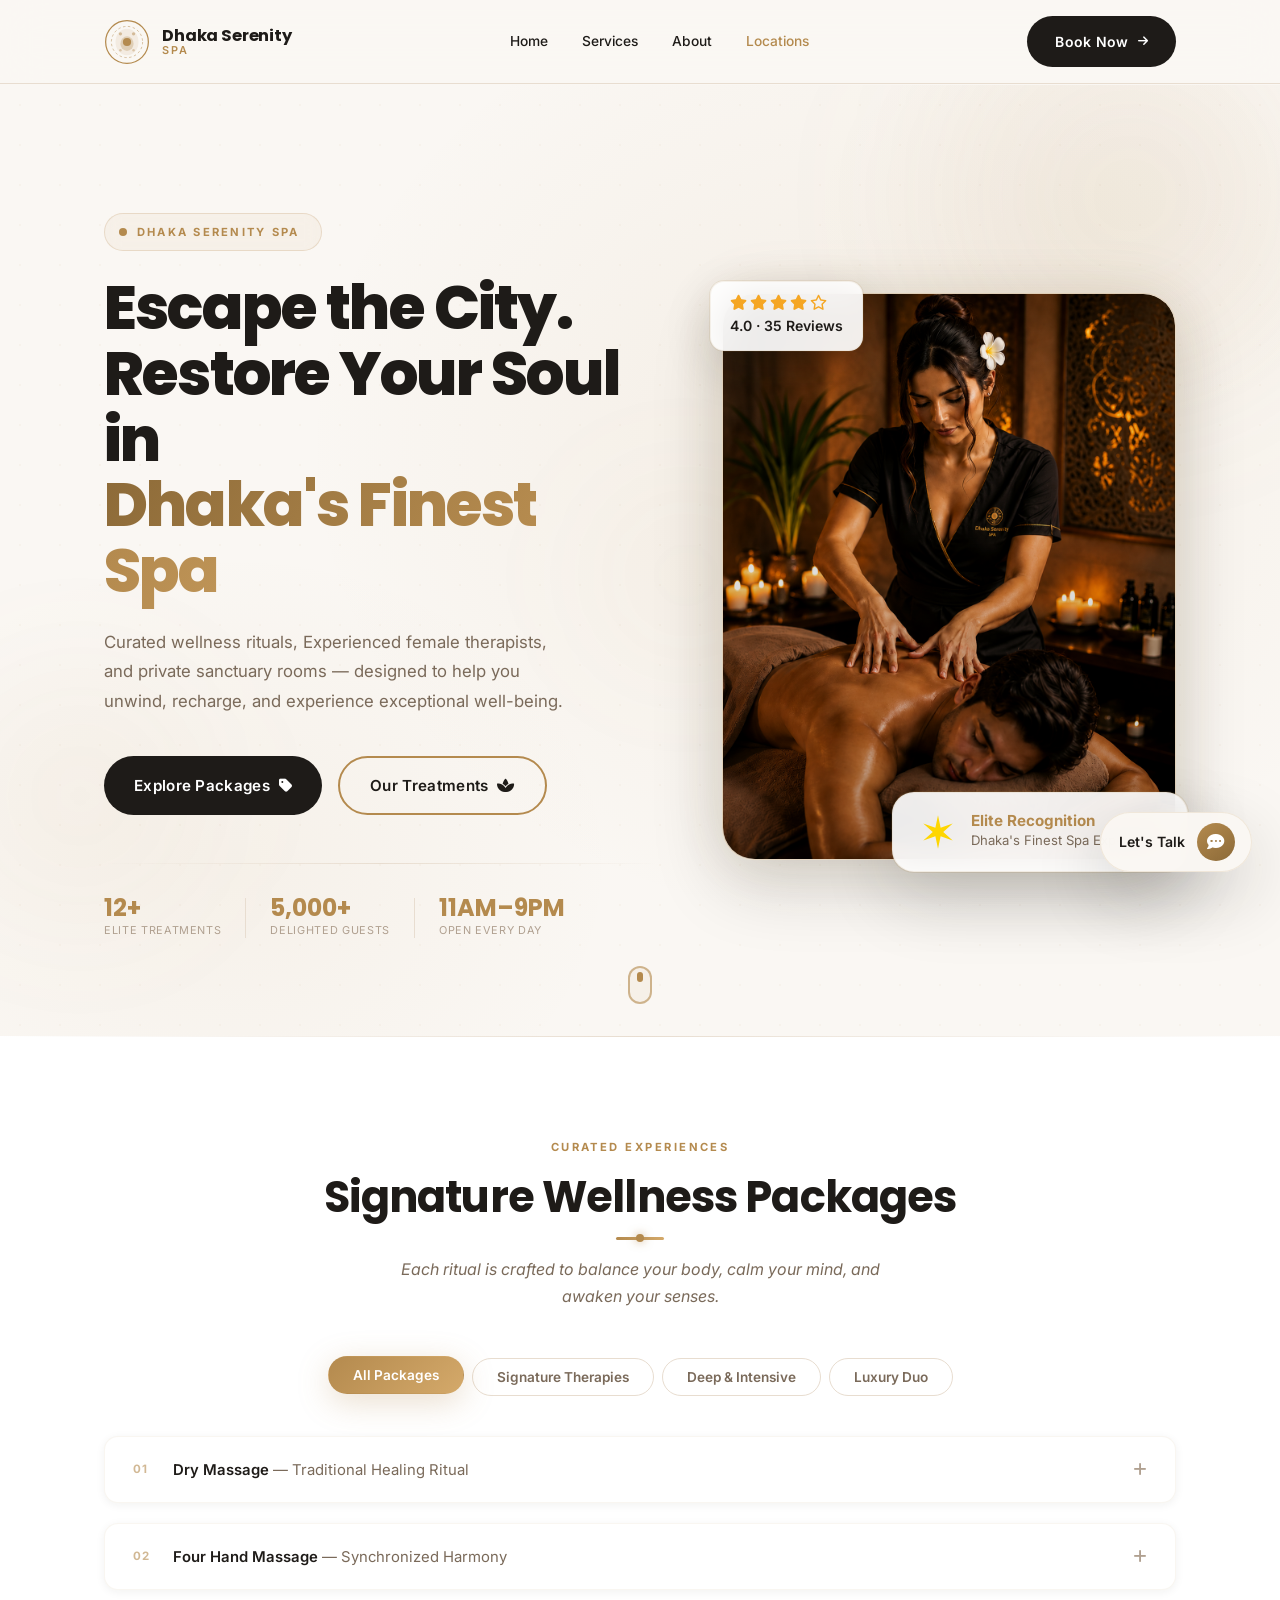
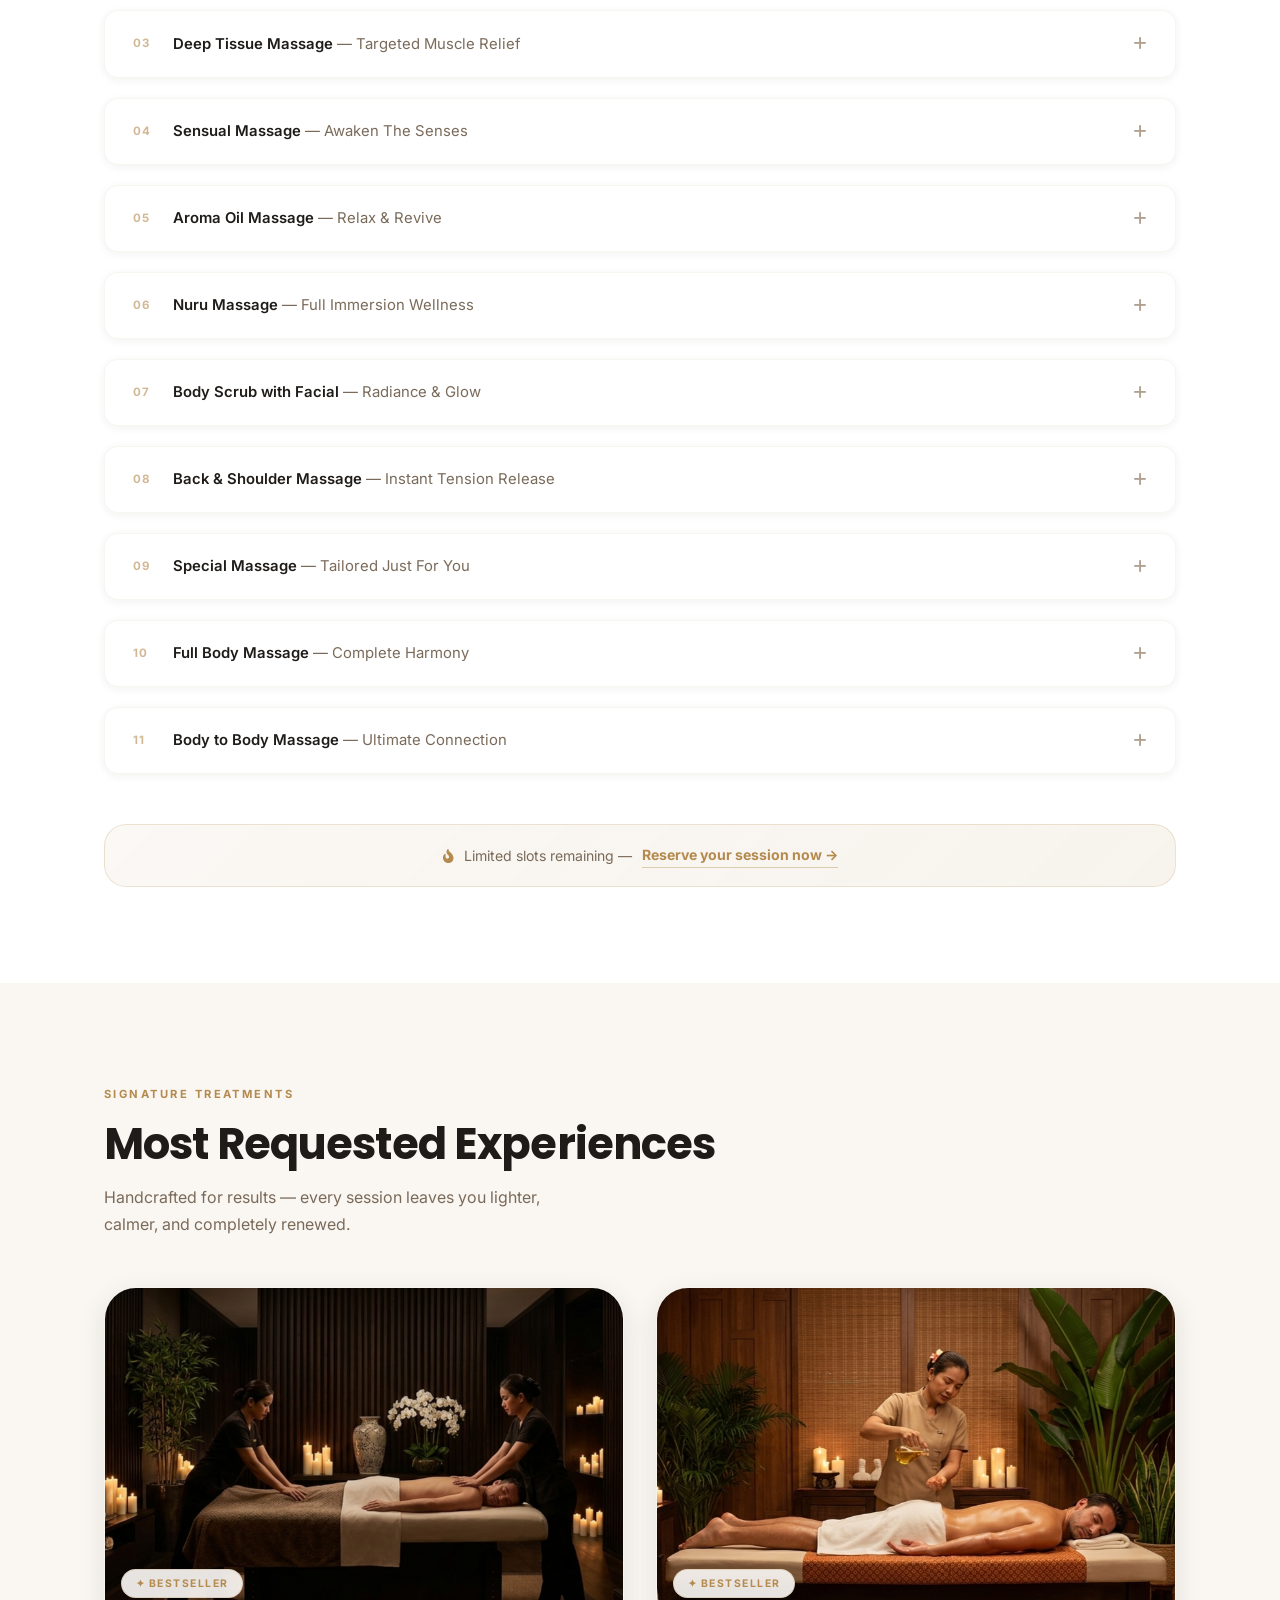
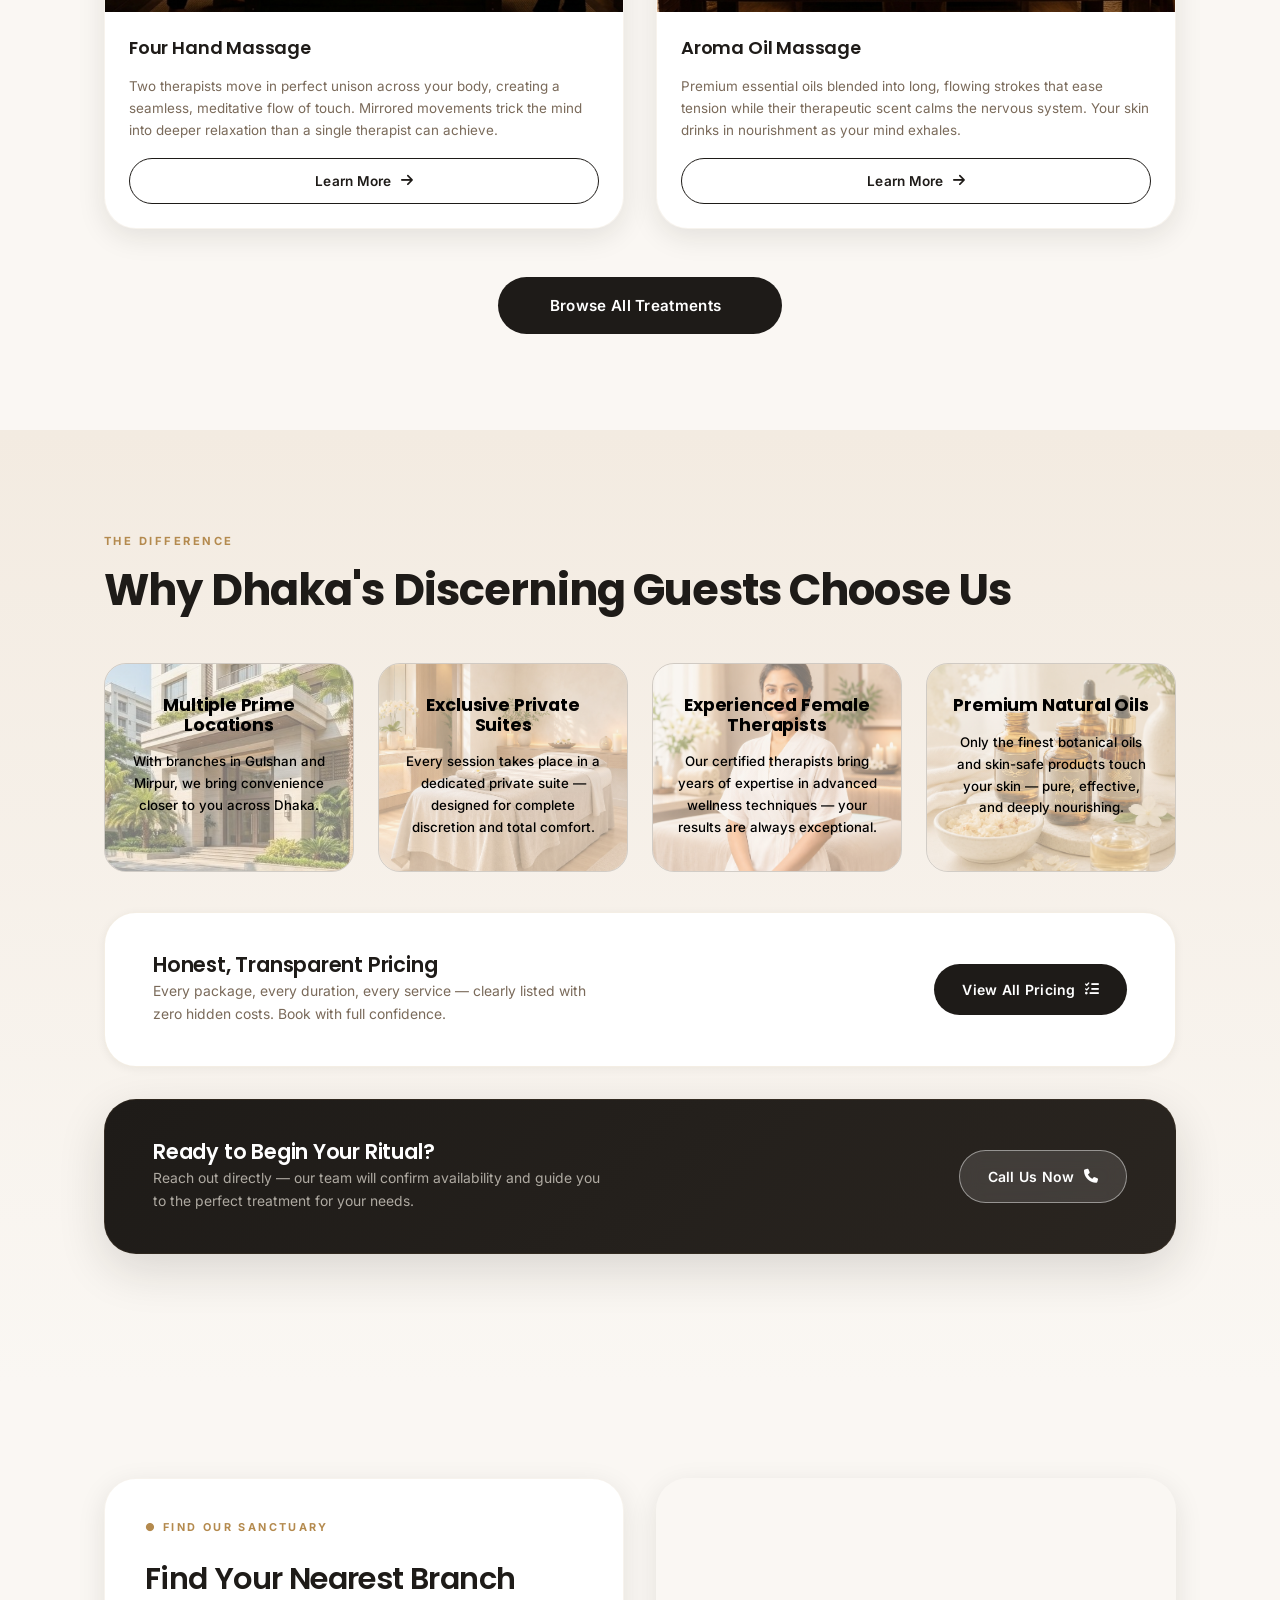
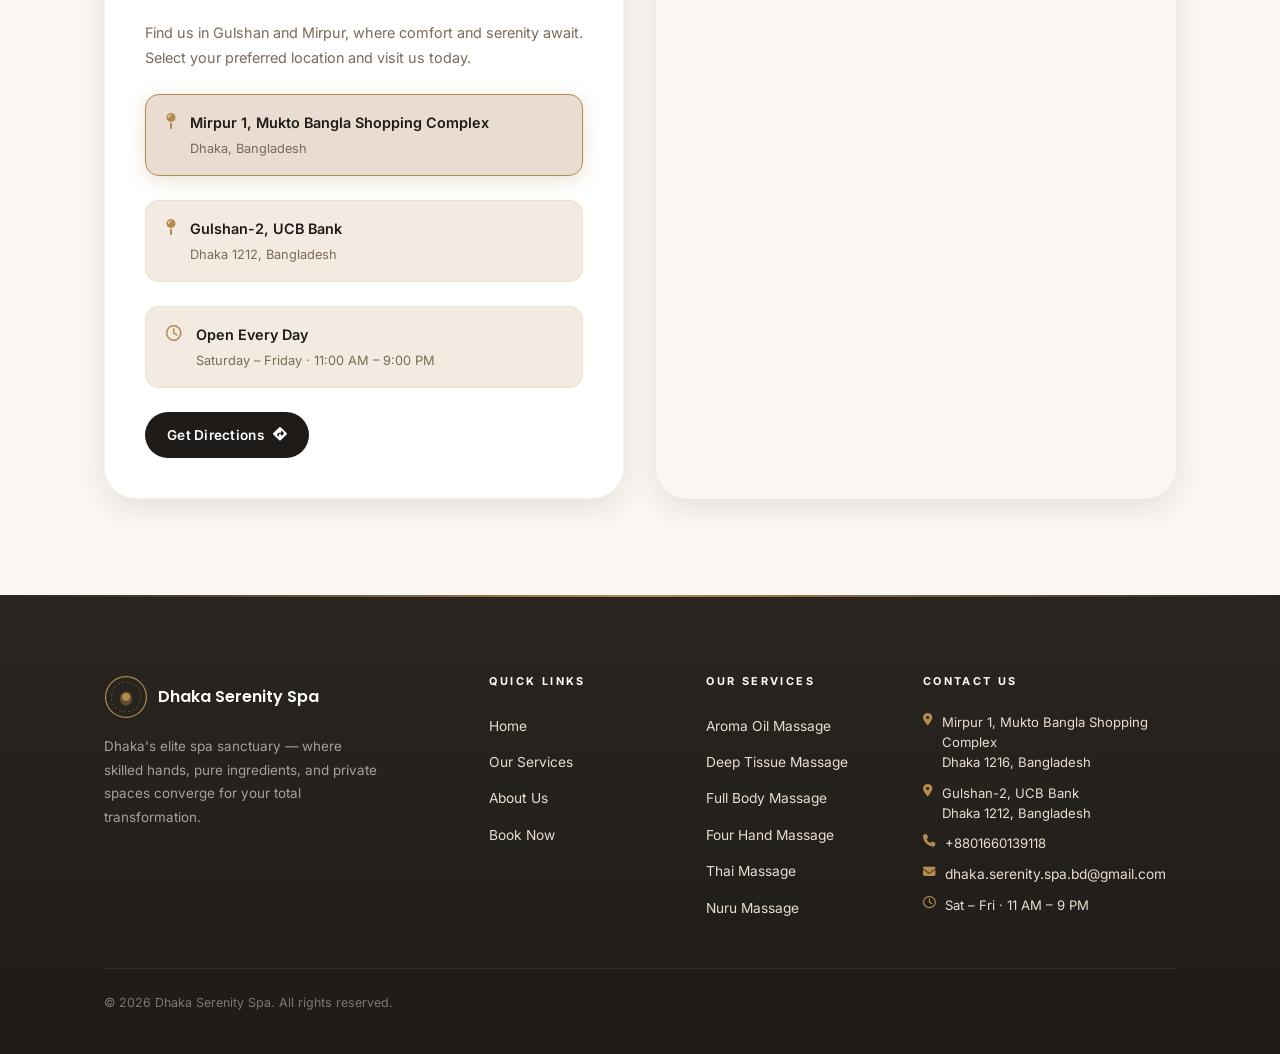
<file: index.html>
<!DOCTYPE html>
<html lang="en">
<head>
  <meta charset="UTF-8" />
  <meta name="viewport" content="width=device-width, initial-scale=1.0" />
  <meta name="description" content="Dhaka Serenity Spa – Dhaka's most premium spa sanctuary. Expert therapists, private suites & elite body treatments in Gulshan-1.">
  <title>Dhaka Serenity Spa – Elite Spa Sanctuary in Dhaka</title>

  <!-- Google Fonts: Poppins (headings) + Inter (body) -->
  <link rel="preconnect" href="https://fonts.googleapis.com" />
  <link rel="preconnect" href="https://fonts.gstatic.com" crossorigin />
  <link href="https://fonts.googleapis.com/css2?family=Poppins:wght@300;400;500;600;700;800;900&family=Inter:wght@300;400;500;600;700&display=swap" rel="stylesheet" />

  <!-- Font Awesome -->
  <link rel="stylesheet" href="https://cdnjs.cloudflare.com/ajax/libs/font-awesome/6.5.1/css/all.min.css" />

  <link rel="preload" href="styles.css" as="style" />
  <link rel="stylesheet" href="styles.css" />
</head>
<body>

  <!-- ============================================================
       PAGE LOADER
  ============================================================ -->
  <div id="page-loader" class="page-loader">
    <div class="loader-inner">
      <div class="loader-ring">
        <svg class="loader-logo" viewBox="0 0 80 80" fill="none" xmlns="http://www.w3.org/2000/svg">
          <circle cx="40" cy="40" r="36" stroke="#B48A4E" stroke-width="1.5"/>
          <circle cx="40" cy="40" r="28" stroke="#B48A4E" stroke-width="0.5" stroke-dasharray="4 4"/>
          <path d="M40 18 C28 18 20 28 20 40 C20 52 28 62 40 62 C52 62 60 52 60 40 C60 28 52 18 40 18Z" stroke="#B48A4E" stroke-width="1"/>
          <circle cx="40" cy="40" r="6" fill="#B48A4E"/>
          <line x1="40" y1="14" x2="40" y2="22" stroke="#B48A4E" stroke-width="1.5"/>
          <line x1="40" y1="58" x2="40" y2="66" stroke="#B48A4E" stroke-width="1.5"/>
          <line x1="14" y1="40" x2="22" y2="40" stroke="#B48A4E" stroke-width="1.5"/>
          <line x1="58" y1="40" x2="66" y2="40" stroke="#B48A4E" stroke-width="1.5"/>
        </svg>
      </div>
      <p class="loader-text">Dhaka Serenity Spa</p>
      <p class="loader-subtext">Crafting your escape…</p>
      <div class="loader-bar"><div class="loader-fill"></div></div>
    </div>
  </div>

  <!-- ============================================================
       NAVIGATION BAR
  ============================================================ -->
  <header class="navbar" id="navbar">
    <div class="nav-container">

      <a href="#" class="nav-logo" aria-label="Dhaka Serenity Spa Home">
        <div class="logo-mark">
          <svg viewBox="0 0 56 56" fill="none" xmlns="http://www.w3.org/2000/svg">
            <circle cx="28" cy="28" r="26" stroke="#B48A4E" stroke-width="1.5"/>
            <circle cx="28" cy="28" r="19" stroke="#B48A4E" stroke-width="0.6" stroke-dasharray="3 3"/>
            <path d="M28 12 C20 12 14 19 14 28 C14 37 20 44 28 44 C36 44 42 37 42 28 C42 19 36 12 28 12Z" fill="#F3EBE1"/>
            <path d="M22 24 Q28 18 34 24 Q38 30 34 36 Q28 42 22 36 Q18 30 22 24Z" fill="#B48A4E" opacity="0.3"/>
            <circle cx="28" cy="28" r="5" fill="#B48A4E"/>
            <circle cx="20" cy="18" r="2" fill="#B48A4E" opacity="0.5"/>
            <circle cx="36" cy="18" r="2" fill="#B48A4E" opacity="0.5"/>
            <circle cx="20" cy="38" r="1.5" fill="#B48A4E" opacity="0.4"/>
            <circle cx="36" cy="38" r="1.5" fill="#B48A4E" opacity="0.4"/>
          </svg>
        </div>
        <div class="logo-text">
          <span class="logo-name">Dhaka Serenity</span>
          <span class="logo-sub">Spa</span>
        </div>
      </a>

      <nav class="nav-links" id="nav-links" aria-label="Primary navigation">
        <span class="nav-pill-highlight" id="nav-pill"></span>
        <a href="#hero"      class="nav-link" data-nav>Home</a>
        <a href="services.html"  class="nav-link" data-nav>Services</a>
        <a href="about.html" class="nav-link" data-nav>About</a>
        <a href="#location" class="nav-link" data-nav>Locations</a>
      </nav>

      <a href="book_now.html" class="btn btn-dark nav-cta">
        <span>Book Now</span>
        <i class="fa-solid fa-arrow-right btn-icon"></i>
      </a>

      <button class="hamburger" id="hamburger" aria-label="Toggle mobile menu" aria-expanded="false">
        <span></span><span></span><span></span>
      </button>
    </div>

    <div class="mobile-menu" id="mobile-menu" aria-hidden="true">
      <a href="#hero"      class="mobile-link">Home</a>
    
      <a href="services.html"  class="mobile-link">Services</a>
      <a href="about.html"     class="mobile-link">About</a>
       <a href="#location"     class="mobile-link">Locations</a>
      <a href="book_now.html"   class="btn btn-dark mobile-cta">Book Now</a>
    </div>
  </header>


  <!--============================================================
       HERO SECTION
============================================================ -->
<section class="hero-section" style="will-change: transform;" id="hero">
  <!-- Floating ambient orbs -->
  <div class="hero-orb hero-orb-1" aria-hidden="true"></div>
  <div class="hero-orb hero-orb-2" aria-hidden="true"></div>
  <div class="hero-orb hero-orb-3" aria-hidden="true"></div>

  <div class="hero-container">

    <!-- LEFT COLUMN -->
    <div class="hero-text-col">

      <div class="hero-badge reveal-up">
        <span class="badge-dot" id="badge-dot"></span>
        <span class="badge-text">DHAKA SERENITY SPA</span>
      </div>

      <h1 class="hero-h1 reveal-up" style="--delay:0.1s">
        Escape the City.<br>
        Restore Your Soul in<br>
        <span class="hero-h1-gradient">Dhaka's Finest Spa</span>
      </h1>

      <p class="hero-subtext reveal-up" style="--delay:0.2s">
        Curated wellness rituals, Experienced female therapists, and private sanctuary rooms — designed to help you unwind, recharge, and experience exceptional well-being.
      </p>

      <div class="hero-btns reveal-up" style="--delay:0.3s">
        <a href="services.html" class="btn btn-dark btn-hero ripple-btn">
          <span>Explore Packages</span>
          <i class="fa-solid fa-tag"></i>
        </a>
        <a href="#packages" class="btn btn-outline btn-hero">
          <span>Our Treatments</span>
          <i class="fa-solid fa-spa"></i>
        </a>
      </div>

      <div class="hero-stats reveal-up" style="--delay:0.4s">
        <div class="stats-divider"></div>
        <div class="stats-row">
          <div class="stat-item">
            <span class="stat-number">12+</span>
            <span class="stat-label">Elite Treatments</span>
          </div>
          <div class="stats-sep"></div>
          <div class="stat-item">
            <span class="stat-number">5000+</span>
            <span class="stat-label">Delighted Guests</span>
          </div>
          <div class="stats-sep"></div>
          <div class="stat-item">
            <span class="stat-number">11AM–9PM</span>
            <span class="stat-label">Open Every Day</span>
          </div>
        </div>
      </div>

    </div>

    <!-- RIGHT COLUMN: Visual -->
    <div class="hero-visual-col reveal-right">
      <div class="hero-visual-inner">

        <div class="hero-img-bg"></div>

        <!-- IMAGE -->
        <div class="hero-img-frame">
          <img src="hero-spa.png" class="hero-img" alt="Luxury Spa Experience">
        </div>

        <!-- Floating Award Badge -->
        <div class="floating-badge reveal-scale" id="floatingBadge" style="--delay:0.6s">
          <div class="fb-icon">
            <svg viewBox="0 0 40 40" fill="none" xmlns="http://www.w3.org/2000/svg" class="fb-sparkle">
              <path d="M20 4 L22.5 16 L34 12 L25 20 L34 28 L22.5 24 L20 36 L17.5 24 L6 28 L15 20 L6 12 L17.5 16 Z" fill="url(#goldGrad2)"/>
              <defs>
                <linearGradient id="goldGrad2" x1="0" y1="0" x2="40" y2="40">
                  <stop offset="0%" stop-color="#FFD700"/>
                  <stop offset="100%" stop-color="#B48A4E"/>
                </linearGradient>
              </defs>
            </svg>
          </div>
          <div class="fb-content">
            <span class="fb-title">Elite Recognition</span>
            <span class="fb-subtitle">Dhaka's Finest Spa Experience</span>
          </div>
        </div>

        <!-- Floating Rating Badge -->
        <div class="floating-rating-badge reveal-scale" style="--delay:0.7s">
          <div class="frb-stars">
            <i class="fa-solid fa-star"></i>
            <i class="fa-solid fa-star"></i>
            <i class="fa-solid fa-star"></i>
            <i class="fa-solid fa-star"></i>
            <i class="fa-regular fa-star"></i>
          </div>
          <span class="frb-text">4.0 · 35 Reviews</span>
        </div>

      </div>
    </div>

  </div> 
  <!-- SCROLL INDICATOR -->
<div class="scroll-indicator">
  <div class="scroll-track">
    <div class="scroll-dot"></div>
  </div>
</div>
</section> 
        

         


  <!-- ============================================================
       TABBED FILTER / ACCORDION
  ============================================================ -->
  <section class="accordion-section" id="packages">
    <div class="section-container">

      <div class="section-header center-text">
        <span class="section-tag reveal-up">CURATED EXPERIENCES</span>
        <h2 class="section-title reveal-up" style="--delay:0.1s">Signature Wellness Packages</h2>
        <div class="section-divider reveal-up" style="--delay:0.15s"></div>
        <p class="section-subtitle reveal-up" style="--delay:0.2s"><em>Each ritual is crafted to balance your body, calm your mind, and awaken your senses.</em></p>
      </div>

      <div class="tab-filter reveal-up" style="--delay:0.25s" role="tablist" aria-label="Service categories">
        <button class="tab-btn active" data-tab="all"        role="tab" aria-selected="true">All Packages</button>
        <button class="tab-btn"        data-tab="signature"  role="tab" aria-selected="false">Signature Therapies</button>
        <button class="tab-btn"        data-tab="deep"       role="tab" aria-selected="false">Deep &amp; Intensive</button>
        <button class="tab-btn"        data-tab="duo"        role="tab" aria-selected="false">Luxury Duo</button>
      </div>

    <!-- 01 -->
<div class="accordion-list reveal-up" style="--delay:0.3s" id="accordionList">
<div class="accordion-item" data-category="all signature" tabindex="0">
  <div class="acc-left">
    <span class="acc-number">01</span>
    <span class="acc-title">Dry Massage <span class="acc-sub">— Traditional Healing Ritual</span></span>
  </div>
  <span class="acc-icon"><i class="fa-solid fa-plus"></i></span>
</div>
<div class="accordion-content">
  <div class="acc-content-inner">
    <p class="acc-desc">Rooted in ancient healing traditions, this oil-free massage targets pressure points and applies deep rhythmic stretching to dissolve chronic tension — no oils, just skilled hands and focused technique.</p>
  <div class="acc-loc-box">
    <div class="acc-loc-pill">
      <i class="fa-solid fa-location-dot acc-loc-icon"></i>
      <span class="acc-loc-name">GULSHAN</span>
    </div>
    <div class="acc-prices">
      <span class="price-pill">60 min – 8,000 Tk</span>
      <span class="price-divider"></span>
      <span class="price-pill">90 min – 11,000 Tk</span>
      <span class="price-divider"></span>
      <span class="price-pill">120 min – 13,000 Tk</span>
    </div>
  </div>
  <div class="acc-loc-box">
    <div class="acc-loc-pill">
      <i class="fa-solid fa-location-dot acc-loc-icon"></i>
      <span class="acc-loc-name">MIRPUR</span>
    </div>
    <div class="acc-prices">
      <span class="price-pill">60 min – 7,000 Tk</span>
      <span class="price-divider"></span>
      <span class="price-pill">90 min – 10,000 Tk</span>
      <span class="price-divider"></span>
      <span class="price-pill">120 min – 12,000 Tk</span>
    </div>
  </div>
    <p class="acc-benefit">Increases flexibility & blood flow. Best for office stress.</p>
  </div>
</div>

<!-- 02 -->
<div class="accordion-item" data-category="all duo" tabindex="0">
  <div class="acc-left">
    <span class="acc-number">02</span>
    <span class="acc-title">Four Hand Massage <span class="acc-sub">— Synchronized Harmony</span></span>
  </div>
  <span class="acc-icon"><i class="fa-solid fa-plus"></i></span>
</div>
<div class="accordion-content">
  <div class="acc-content-inner">
    <p class="acc-desc">Two therapists move in perfect unison across your body, creating a seamless, almost meditative flow of touch. The mirrored movements trick the mind into deeper relaxation than a single therapist can achieve.</p>
  <div class="acc-loc-box">
    <div class="acc-loc-pill">
      <i class="fa-solid fa-location-dot acc-loc-icon"></i>
      <span class="acc-loc-name">GULSHAN</span>
    </div>
    <div class="acc-prices">
      <span class="price-pill">60 min – 15,000 Tk</span>
      <span class="price-divider"></span>
      <span class="price-pill">120 min – 25,000 Tk</span>
    </div>
  </div>
  <div class="acc-loc-box">
    <div class="acc-loc-pill">
      <i class="fa-solid fa-location-dot acc-loc-icon"></i>
      <span class="acc-loc-name">MIRPUR</span>
    </div>
    <div class="acc-prices">
      <span class="price-pill">60 min – 12,000 Tk</span>
      <span class="price-divider"></span>
      <span class="price-pill">120 min – 22,000 Tk</span>
    </div>
  </div>
    <p class="acc-benefit">Deeply sedating. Ideal for anxiety & mental fatigue.</p>
  </div>
</div>

<!-- 03 -->
<div class="accordion-item" data-category="all deep" tabindex="0">
  <div class="acc-left">
    <span class="acc-number">03</span>
    <span class="acc-title">Deep Tissue Massage <span class="acc-sub">— Targeted Muscle Relief</span></span>
  </div>
  <span class="acc-icon"><i class="fa-solid fa-plus"></i></span>
</div>
<div class="accordion-content">
  <div class="acc-content-inner">
    <p class="acc-desc">Slow, deliberate strokes reach beneath the superficial muscles to break down adhesions and knots in the connective tissue. Designed for those carrying long-term muscular strain or recovering from physical overuse.</p>
  <div class="acc-loc-box">
    <div class="acc-loc-pill">
      <i class="fa-solid fa-location-dot acc-loc-icon"></i>
      <span class="acc-loc-name">GULSHAN</span>
    </div>
    <div class="acc-prices">
      <span class="price-pill">60 min – 8,000 Tk</span>
      <span class="price-divider"></span>
      <span class="price-pill">90 min – 11,000 Tk</span>
      <span class="price-divider"></span>
      <span class="price-pill">120 min – 13,000 Tk</span>
    </div>
  </div>
  <div class="acc-loc-box">
    <div class="acc-loc-pill">
      <i class="fa-solid fa-location-dot acc-loc-icon"></i>
      <span class="acc-loc-name">MIRPUR</span>
    </div>
    <div class="acc-prices">
      <span class="price-pill">60 min – 7,000 Tk</span>
      <span class="price-divider"></span>
      <span class="price-pill">90 min – 10,000 Tk</span>
      <span class="price-divider"></span>
      <span class="price-pill">120 min – 12,000 Tk</span>
    </div>
  </div>
    <p class="acc-benefit">Relieves chronic pain & stiffness. Best post-workout recovery.</p>
  </div>
</div>

<!-- 04 -->
<div class="accordion-item" data-category="all signature" tabindex="0">
  <div class="acc-left">
    <span class="acc-number">04</span>
    <span class="acc-title">Sensual Massage <span class="acc-sub">— Awaken The Senses</span></span>
  </div>
  <span class="acc-icon"><i class="fa-solid fa-plus"></i></span>
</div>
<div class="accordion-content">
  <div class="acc-content-inner">
    <p class="acc-desc">A slow, exploratory full-body experience designed to heighten bodily awareness and dissolve inhibition. Gentle feather strokes and deliberate touch work together to awaken every nerve ending and restore sensory connection.</p>
  <div class="acc-loc-box">
    <div class="acc-loc-pill">
      <i class="fa-solid fa-location-dot acc-loc-icon"></i>
      <span class="acc-loc-name">GULSHAN</span>
    </div>
    <div class="acc-prices">
      <span class="price-pill">60 min – 8,000 Tk</span>
      <span class="price-divider"></span>
      <span class="price-pill">90 min – 11,000 Tk</span>
      <span class="price-divider"></span>
      <span class="price-pill">120 min – 13,000 Tk</span>
    </div>
  </div>
  <div class="acc-loc-box">
    <div class="acc-loc-pill">
      <i class="fa-solid fa-location-dot acc-loc-icon"></i>
      <span class="acc-loc-name">MIRPUR</span>
    </div>
    <div class="acc-prices">
      <span class="price-pill">60 min – 7,000 Tk</span>
      <span class="price-divider"></span>
      <span class="price-pill">90 min – 10,000 Tk</span>
      <span class="price-divider"></span>
      <span class="price-pill">120 min – 12,000 Tk</span>
    </div>
  </div>
    <p class="acc-benefit">Restores mind-body connection. Perfect for deep personal unwinding.</p>
  </div>
</div>

<!-- 05 -->
<div class="accordion-item" data-category="all signature" tabindex="0">
  <div class="acc-left">
    <span class="acc-number">05</span>
    <span class="acc-title">Aroma Oil Massage <span class="acc-sub">— Relax &amp; Revive</span></span>
  </div>
  <span class="acc-icon"><i class="fa-solid fa-plus"></i></span>
</div>
<div class="accordion-content">
  <div class="acc-content-inner">
    <p class="acc-desc">Premium essential oils — chosen to match your mood and needs — are blended into long, flowing strokes that ease tension while their therapeutic scent calms the nervous system. Your skin drinks in nourishment as your mind exhales.</p>
  <div class="acc-loc-box">
    <div class="acc-loc-pill">
      <i class="fa-solid fa-location-dot acc-loc-icon"></i>
      <span class="acc-loc-name">GULSHAN</span>
    </div>
    <div class="acc-prices">
      <span class="price-pill">60 min – 10,000 Tk</span>
      <span class="price-divider"></span>
      <span class="price-pill">120 min – 15,000 Tk</span>
    </div>
  </div>
  <div class="acc-loc-box">
    <div class="acc-loc-pill">
      <i class="fa-solid fa-location-dot acc-loc-icon"></i>
      <span class="acc-loc-name">MIRPUR</span>
    </div>
    <div class="acc-prices">
      <span class="price-pill">60 min – 7,000 Tk</span>
      <span class="price-divider"></span>
      <span class="price-pill">120 min – 12,000 Tk</span>
    </div>
  </div>
    <p class="acc-benefit">Nourishes skin & calms nerves. Great for sleep improvement.</p>
  </div>
</div>

<!-- 06 -->
<div class="accordion-item" data-category="all deep" tabindex="0">
  <div class="acc-left">
    <span class="acc-number">06</span>
    <span class="acc-title">Nuru Massage <span class="acc-sub">— Full Immersion Wellness</span></span>
  </div>
  <span class="acc-icon"><i class="fa-solid fa-plus"></i></span>
</div>
<div class="accordion-content">
  <div class="acc-content-inner">
    <p class="acc-desc">Originating in Japan, this full-body immersion technique uses a warm, ultra-slick nuru gel derived from seaweed. The frictionless gliding motions cover every muscle group for a profoundly deep release that conventional massage cannot replicate.</p>
  <div class="acc-loc-box">
    <div class="acc-loc-pill">
      <i class="fa-solid fa-location-dot acc-loc-icon"></i>
      <span class="acc-loc-name">GULSHAN</span>
    </div>
    <div class="acc-prices">
      <span class="price-pill">60 min – 8,000 Tk</span>
      <span class="price-divider"></span>
      <span class="price-pill">90 min – 11,000 Tk</span>
      <span class="price-divider"></span>
      <span class="price-pill">120 min – 13,000 Tk</span>
    </div>
  </div>
  <div class="acc-loc-box">
    <div class="acc-loc-pill">
      <i class="fa-solid fa-location-dot acc-loc-icon"></i>
      <span class="acc-loc-name">MIRPUR</span>
    </div>
    <div class="acc-prices">
      <span class="price-pill">60 min – 7,000 Tk</span>
      <span class="price-divider"></span>
      <span class="price-pill">90 min – 10,000 Tk</span>
      <span class="price-divider"></span>
      <span class="price-pill">120 min – 12,000 Tk</span>
    </div>
  </div>
    <p class="acc-benefit">Full-body tension release. Unique sensory experience.</p>
  </div>
</div>

<!-- 07 -->
<div class="accordion-item" data-category="all signature" tabindex="0">
  <div class="acc-left">
    <span class="acc-number">07</span>
    <span class="acc-title">Body Scrub with Facial <span class="acc-sub">— Radiance &amp; Glow</span></span>
  </div>
  <span class="acc-icon"><i class="fa-solid fa-plus"></i></span>
</div>
<div class="accordion-content">
  <div class="acc-content-inner">
    <p class="acc-desc">A dual-action treatment that exfoliates the entire body with a fine mineral scrub to reveal fresh, luminous skin — then pairs it with a targeted facial cleanse and hydration ritual, leaving face and body glowing in unison.</p>
  <div class="acc-loc-box">
    <div class="acc-loc-pill">
      <i class="fa-solid fa-location-dot acc-loc-icon"></i>
      <span class="acc-loc-name">GULSHAN</span>
    </div>
    <div class="acc-prices">
      <span class="price-pill">60 min – 8,000 Tk</span>
      <span class="price-divider"></span>
      <span class="price-pill">90 min – 11,000 Tk</span>
      <span class="price-divider"></span>
      <span class="price-pill">120 min – 13,000 Tk</span>
    </div>
  </div>
  <div class="acc-loc-box">
    <div class="acc-loc-pill">
      <i class="fa-solid fa-location-dot acc-loc-icon"></i>
      <span class="acc-loc-name">MIRPUR</span>
    </div>
    <div class="acc-prices">
      <span class="price-pill">60 min – 7,000 Tk</span>
      <span class="price-divider"></span>
      <span class="price-pill">90 min – 10,000 Tk</span>
      <span class="price-divider"></span>
      <span class="price-pill">120 min – 12,000 Tk</span>
    </div>
  </div>
    <p class="acc-benefit">Removes dead skin & brightens complexion. Ideal pre-event treatment.</p>
  </div>
</div>

<!-- 08 -->
<div class="accordion-item" data-category="all deep" tabindex="0">
  <div class="acc-left">
    <span class="acc-number">08</span>
    <span class="acc-title">Back &amp; Shoulder Massage <span class="acc-sub">— Instant Tension Release</span></span>
  </div>
  <span class="acc-icon"><i class="fa-solid fa-plus"></i></span>
</div>
<div class="accordion-content">
  <div class="acc-content-inner">
    <p class="acc-desc">A focused, high-impact session targeting the two areas that bear the most daily strain — the upper back and shoulder girdle. Therapists use firm kneading and cross-fiber friction to break up knots and restore range of motion fast.</p>
  <div class="acc-loc-box">
    <div class="acc-loc-pill">
      <i class="fa-solid fa-location-dot acc-loc-icon"></i>
      <span class="acc-loc-name">GULSHAN</span>
    </div>
    <div class="acc-prices">
      <span class="price-pill">60 min – 8,000 Tk</span>
      <span class="price-divider"></span>
      <span class="price-pill">90 min – 11,000 Tk</span>
      <span class="price-divider"></span>
      <span class="price-pill">120 min – 13,000 Tk</span>
    </div>
  </div>
  <div class="acc-loc-box">
    <div class="acc-loc-pill">
      <i class="fa-solid fa-location-dot acc-loc-icon"></i>
      <span class="acc-loc-name">MIRPUR</span>
    </div>
    <div class="acc-prices">
      <span class="price-pill">60 min – 7,000 Tk</span>
      <span class="price-divider"></span>
      <span class="price-pill">90 min – 10,000 Tk</span>
      <span class="price-divider"></span>
      <span class="price-pill">120 min – 12,000 Tk</span>
    </div>
  </div>
    <p class="acc-benefit">Fast-acting knot relief. Perfect for desk workers & drivers.</p>
  </div>
</div>

<!-- 09 -->
<div class="accordion-item" data-category="all signature" tabindex="0">
  <div class="acc-left">
    <span class="acc-number">09</span>
    <span class="acc-title">Special Massage <span class="acc-sub">— Tailored Just For You</span></span>
  </div>
  <span class="acc-icon"><i class="fa-solid fa-plus"></i></span>
</div>
<div class="accordion-content">
  <div class="acc-content-inner">
    <p class="acc-desc">Your body, your rules. Our therapist consults with you before the session to build a fully bespoke treatment — drawing from our full range of techniques, pressures, and focus areas to match exactly what you need that day.</p>
  <div class="acc-loc-box">
    <div class="acc-loc-pill">
      <i class="fa-solid fa-location-dot acc-loc-icon"></i>
      <span class="acc-loc-name">GULSHAN</span>
    </div>
    <div class="acc-prices">
      <span class="price-pill">60 min – 8,000 Tk</span>
      <span class="price-divider"></span>
      <span class="price-pill">90 min – 11,000 Tk</span>
      <span class="price-divider"></span>
      <span class="price-pill">120 min – 13,000 Tk</span>
    </div>
  </div>
  <div class="acc-loc-box">
    <div class="acc-loc-pill">
      <i class="fa-solid fa-location-dot acc-loc-icon"></i>
      <span class="acc-loc-name">MIRPUR</span>
    </div>
    <div class="acc-prices">
      <span class="price-pill">60 min – 7,000 Tk</span>
      <span class="price-divider"></span>
      <span class="price-pill">90 min – 10,000 Tk</span>
      <span class="price-divider"></span>
      <span class="price-pill">120 min – 12,000 Tk</span>
    </div>
  </div>
    <p class="acc-benefit">Fully personalized. No two sessions are the same.</p>
  </div>
</div>

<!-- 10 -->
<div class="accordion-item" data-category="all deep" tabindex="0">
  <div class="acc-left">
    <span class="acc-number">10</span>
    <span class="acc-title">Full Body Massage <span class="acc-sub">— Complete Harmony</span></span>
  </div>
  <span class="acc-icon"><i class="fa-solid fa-plus"></i></span>
</div>
<div class="accordion-content">
  <div class="acc-content-inner">
    <p class="acc-desc">A head-to-toe journey through every major muscle group, balancing relaxation strokes with therapeutic pressure to leave the whole body feeling unified and at ease. The definitive reset for a tired body and an overworked mind.</p>
  <div class="acc-loc-box">
    <div class="acc-loc-pill">
      <i class="fa-solid fa-location-dot acc-loc-icon"></i>
      <span class="acc-loc-name">GULSHAN</span>
    </div>
    <div class="acc-prices">
      <span class="price-pill">60 min – 8,000 Tk</span>
      <span class="price-divider"></span>
      <span class="price-pill">90 min – 11,000 Tk</span>
      <span class="price-divider"></span>
      <span class="price-pill">120 min – 13,000 Tk</span>
    </div>
  </div>
  <div class="acc-loc-box">
    <div class="acc-loc-pill">
      <i class="fa-solid fa-location-dot acc-loc-icon"></i>
      <span class="acc-loc-name">MIRPUR</span>
    </div>
    <div class="acc-prices">
      <span class="price-pill">60 min – 7,000 Tk</span>
      <span class="price-divider"></span>
      <span class="price-pill">90 min – 10,000 Tk</span>
      <span class="price-divider"></span>
      <span class="price-pill">120 min – 12,000 Tk</span>
    </div>
  </div>
    <p class="acc-benefit">Total body reset. The ultimate stress & fatigue solution.</p>
  </div>
</div>

<!-- 11 -->
<div class="accordion-item" data-category="all duo" tabindex="0">
  <div class="acc-left">
    <span class="acc-number">11</span>
    <span class="acc-title">Body to Body Massage <span class="acc-sub">— Ultimate Connection</span></span>
  </div>
  <span class="acc-icon"><i class="fa-solid fa-plus"></i></span>
</div>
<div class="accordion-content">
  <div class="acc-content-inner">
    <p class="acc-desc">An intimate full-body technique where the therapist uses their own body to apply continuous, flowing pressure — creating warmth and deep contact across every surface. The result is an unmatched sense of physical release and presence.</p>
  <div class="acc-loc-box">
    <div class="acc-loc-pill">
      <i class="fa-solid fa-location-dot acc-loc-icon"></i>
      <span class="acc-loc-name">GULSHAN</span>
    </div>
    <div class="acc-prices">
      <span class="price-pill">60 min – 8,000 Tk</span>
      <span class="price-divider"></span>
      <span class="price-pill">90 min – 11,000 Tk</span>
      <span class="price-divider"></span>
      <span class="price-pill">120 min – 13,000 Tk</span>
    </div>
  </div>
  <div class="acc-loc-box">
    <div class="acc-loc-pill">
      <i class="fa-solid fa-location-dot acc-loc-icon"></i>
      <span class="acc-loc-name">MIRPUR</span>
    </div>
    <div class="acc-prices">
      <span class="price-pill">60 min – 7,000 Tk</span>
      <span class="price-divider"></span>
      <span class="price-pill">90 min – 10,000 Tk</span>
      <span class="price-divider"></span>
      <span class="price-pill">120 min – 12,000 Tk</span>
    </div>
  </div>
    <p class="acc-benefit">Maximum physical release. Deeply immersive & restorative.</p>
  </div>
</div>
</div>

      <div class="announcement-bar reveal-scale" style="--delay:0.35s">
        <i class="fa-solid fa-fire-flame-curved ann-icon"></i>
        Limited slots remaining —
        <a href="book_now.html" class="ann-link">Reserve your session now →</a>
      </div>

    </div>
  </section>


  <!-- ============================================================
       SERVICE CARDS
  ============================================================ -->
  <section class="services-section" id="services">
    <div class="section-container">

      <div class="section-header left-text">
        <span class="section-tag reveal-up">SIGNATURE TREATMENTS</span>
        <h2 class="section-title reveal-up" style="--delay:0.1s">Most Requested Experiences</h2>
        <p class="section-desc reveal-up" style="--delay:0.2s">Handcrafted for results — every session leaves you lighter, calmer, and completely renewed.</p>
      </div>

      <div class="services-grid">

        
        <!-- Card A: Four Hand Massage -->
        <div class="service-card reveal-up" style="--delay:0.35s">
          <div class="card-img-wrap">
            <img src="home_card2.png">
            <span class="card-pill-label">✦ BESTSELLER</span>
          </div>
          <div class="card-body">
            <h3 class="card-title">Four Hand Massage</h3>
            <p class="card-excerpt">Two therapists move in perfect unison across your body, creating a seamless, meditative flow of touch. Mirrored movements trick the mind into deeper relaxation than a single therapist can achieve.</p>
            
            <a href="services.html#four-hand-massage" class="btn btn-outline-dark card-btn">
              <span>Learn More</span>
              <i class="fa-solid fa-arrow-right"></i>
            </a>
          </div>
        </div>
        
        <!-- Card B: Aroma Oil Massage -->
       <div class="service-card reveal-up" style="--delay:0.25s">
         <div class="card-img-wrap">
           <img src="home_card1.png">
           <span class="card-pill-label">✦ BESTSELLER</span>
         </div>
         <div class="card-body">
           <h3 class="card-title">Aroma Oil Massage</h3>
           <p class="card-excerpt">Premium essential oils blended into long, flowing strokes that ease tension while their therapeutic scent calms the nervous system. Your skin drinks in nourishment as your mind exhales.</p>
           
           <a href="services.html#aroma-oil-massage" class="btn btn-outline-dark card-btn">
             <span>Learn More</span>
             <i class="fa-solid fa-arrow-right"></i>
           </a>
         </div>
       </div>
      </div>

      <div class="services-cta-wrap reveal-up" style="--delay:0.45s">
        <a href="services.html" class="btn btn-dark btn-wide ripple-btn">
          <span>Browse All Treatments</span>
          <i class="fa-solid fa-grid-2"></i>
        </a>
      </div>

    </div>
  </section>


  <!-- ============================================================
       WHY CHOOSE US + CTA BANNERS
  ============================================================ -->
  <section class="why-section" id="about">
    <div class="section-container">

      <div class="section-header left-text">
        <span class="section-tag reveal-up">THE DIFFERENCE</span>
        <h2 class="section-title reveal-up" style="--delay:0.1s">Why Dhaka's Discerning Guests Choose Us</h2>
      </div>

      <div class="features-grid">
        <div class="feature-card reveal-up" style="--delay:0.15s">
          <img src="locations2.png">
          <h4 class="feature-title">Multiple Prime Locations</h4>
          <p class="feature-body">With branches in Gulshan and Mirpur, we bring convenience closer to you across Dhaka.</p>
        </div>
        
        <div class="feature-card reveal-up" style="--delay:0.25s">
          <img src="suites2.png">
          <h4 class="feature-title">Exclusive Private Suites</h4>
          <p class="feature-body">Every session takes place in a dedicated private suite — designed for complete discretion and total comfort.</p>
        </div>

        <div class="feature-card reveal-up" style="--delay:0.35s">
          <img src="female_therapist2.png">
          <h4 class="feature-title">Experienced Female Therapists</h4>
          <p class="feature-body">Our certified therapists bring years of expertise in advanced wellness techniques — your results are always exceptional.</p>
        </div>

        <div class="feature-card reveal-up" style="--delay:0.45s">
          <img src="oils2.png">
          <h4 class="feature-title">Premium Natural Oils</h4>
          <p class="feature-body">Only the finest botanical oils and skin-safe products touch your skin — pure, effective, and deeply nourishing.</p>
        </div>

      </div>

      <!-- Pricing CTA Banner -->
      <div class="cta-banner cta-banner-light reveal-up" style="--delay:0.2s" id="pricing">
        <div class="cta-banner-text">
          <h3 class="cta-banner-title">Honest, Transparent Pricing</h3>
          <p class="cta-banner-desc">Every package, every duration, every service — clearly listed with zero hidden costs. Book with full confidence.</p>
        </div>
        <a href="services.html" class="btn btn-dark ripple-btn">
          <span>View All Pricing</span>
          <i class="fa-solid fa-list-check"></i>
        </a>
      </div>

      <!-- Contact / Booking Banner -->
      <div class="cta-banner cta-banner-dark reveal-up" style="--delay:0.3s" id="contact">
        <div class="cta-banner-text">
          <h3 class="cta-banner-title cta-title-white">Ready to Begin Your Ritual?</h3>
          <p class="cta-banner-desc cta-desc-gold">Reach out directly — our team will confirm availability and guide you to the perfect treatment for your needs.</p>
        </div>
        <a href="tel:+8801660139118" class="btn btn-ghost-white ripple-btn">
          <span>Call Us Now</span>
          <i class="fa-solid fa-phone"></i>
        </a>
      </div>

    </div>
  </section>


  <!-- ============================================================
       LOCATION & CONTACT
  ============================================================ -->
  <section class="location-section" id="location">
    <div class="section-container">

      <div class="location-grid">

        <!-- Left Info Card -->
        <div class="loc-card loc-info-card reveal-up">
          <span class="section-tag loc-tag">● FIND OUR SANCTUARY</span>
          <h2 class="loc-title">Find Your Nearest Branch</h2>
          <p class="loc-body">Find us in Gulshan and Mirpur, where comfort and serenity await. Select your preferred location and visit us today.</p>

<div class="loc-address-box loc-location active"
     data-map="https://maps.google.com/maps?q=23.7956136,90.3536549&t=&z=15&ie=UTF8&iwloc=&output=embed"
     data-direction="https://www.google.com/maps/dir/?api=1&destination=23.7956136,90.3536549">
  <i class="fa-solid fa-map-pin loc-pin"></i>
  <div>
    <p class="loc-addr-line1">Mirpur 1, Mukto Bangla Shopping Complex</p>
    <p class="loc-addr-line2">Dhaka, Bangladesh</p>
  </div>
</div>
        <div class="loc-address-box loc-location"
     data-map="https://maps.google.com/maps?q=23.7875442,90.4160099&t=&z=15&ie=UTF8&iwloc=&output=embed"
     data-direction="https://www.google.com/maps/dir/?api=1&destination=23.7875442,90.4160099">
  <i class="fa-solid fa-map-pin loc-pin"></i>
  <div>
    <p class="loc-addr-line1">Gulshan-2, UCB Bank</p>
    <p class="loc-addr-line2">Dhaka 1212, Bangladesh</p>
  </div>
</div>


          <div class="loc-hours-box">
            <i class="fa-regular fa-clock loc-clock"></i>
            <div>
              <p class="loc-addr-line1">Open Every Day</p>
              <p class="loc-addr-line2">Saturday – Friday · 11:00 AM – 9:00 PM</p>
            </div>
          </div>

          <div class="loc-actions">
            <a id="directionBtn"
              href="https://www.google.com/maps/dir//Dhaka+Serenity+Spa,+80+Road+No.+11,+Dhaka+1213/@23.7908285,90.4091438,18z/data=!4m16!1m7!3m6!1s0x3755c6e06955e091:0x7b11ff58e26d205c!2sDhaka+Serenity+Spa!8m2!3d23.7902726!4d90.4094053!16s%2Fg%2F11b8v9kmqh!4m7!1m0!1m5!1m1!1s0x3755c6e06955e091:0x7b11ff58e26d205c!2m2!1d90.4094104!2d23.7903087?entry=ttu&g_ep=EgoyMDI2MDUyNy4wIKXMDSoASAFQAw%3D%3D" target="_blank" class="btn btn-dark ripple-btn loc-btn"
              target="_blank"
              class="btn btn-dark ripple-btn loc-btn">
             <span>Get Directions</span>
              <i class="fa-solid fa-diamond-turn-right"></i>
            </a>
          </div>
        </div>

        <!-- Right Map Card -->
       <div class="loc-card loc-map-card reveal-right">
<iframe
  id="mapFrame"
  title="Location map"
  src="https://maps.google.com/maps?q=23.7956136,90.3536549&output=embed"
  width="100%"
  height="100%"
  style="border:0; border-radius: 20px;"
  allowfullscreen=""
  loading="lazy">
</iframe>
</div>      </div>
    </div>
  </section>


  <!-- ============================================================
       FOOTER
  ============================================================ -->
  <footer class="site-footer" id="footer">
    <div class="footer-container">

      <div class="footer-grid">

        <div class="footer-col footer-brand">
          <div class="footer-logo">
            <svg viewBox="0 0 56 56" fill="none" xmlns="http://www.w3.org/2000/svg" class="footer-logo-svg">
              <circle cx="28" cy="28" r="26" stroke="#B48A4E" stroke-width="1.5"/>
              <circle cx="28" cy="28" r="19" stroke="#B48A4E" stroke-width="0.5" stroke-dasharray="3 3"/>
              <path d="M22 24 Q28 18 34 24 Q38 30 34 36 Q28 42 22 36 Q18 30 22 24Z" fill="#B48A4E" opacity="0.4"/>
              <circle cx="28" cy="28" r="5" fill="#B48A4E"/>
            </svg>
            <span class="footer-brand-name">Dhaka Serenity Spa</span>
          </div>
          <p class="footer-brand-desc">Dhaka's elite spa sanctuary — where skilled hands, pure ingredients, and private spaces converge for your total transformation.</p>
        </div>

        <div class="footer-col">
          <h5 class="footer-col-title">QUICK LINKS</h5>
          <ul class="footer-links">
            <li><a href="#hero"     class="footer-link">Home</a></li>
            <li><a href="services.html" class="footer-link">Our Services</a></li>
            <li><a href="about.html"    class="footer-link">About Us</a></li>
            <li><a href="book_now.html"  class="footer-link">Book Now</a></li>
          </ul>
        </div>

        <div class="footer-col">
          <h5 class="footer-col-title">OUR SERVICES</h5>
          <ul class="footer-links">
            <li><a href="services.html#aroma-oil-massage" class="footer-link">Aroma Oil Massage</a></li>
            <li><a href="services.html#deep-tissue-massage" class="footer-link">Deep Tissue Massage</a></li>
            <li><a href="services.html#full-body-massage" class="footer-link">Full Body Massage</a></li>
            <li><a href="services.html#four-hand-massage" class="footer-link">Four Hand Massage</a></li>
            <li><a href="services.html#thai-massage" class="footer-link">Thai Massage</a></li>
            <li><a href="services.html#nuru-massage" class="footer-link">Nuru Massage</a></li>
          </ul>
        </div>

        <div class="footer-col">
          <h5 class="footer-col-title">CONTACT US</h5>
          <ul class="footer-contact">
            <li><i class="fa-solid fa-location-dot fc-icon"></i> Mirpur 1, Mukto Bangla Shopping Complex</li>
            <li><i class="fa-solid fa-location-dot fc-icon" style="opacity:0"></i> Dhaka 1216, Bangladesh</li>
            <li><i class="fa-solid fa-location-dot fc-icon"></i>Gulshan-2, UCB Bank</li>
            <li><i class="fa-solid fa-location-dot fc-icon" style="opacity:0"></i> Dhaka 1212, Bangladesh</li>
            <li><i class="fa-solid fa-phone fc-icon"></i> +8801660139118</li>
            <li><i class="fa-solid fa-envelope fc-icon"></i>
              <a href="mailto:dhaka.serenity.spa.bd@gmail.com" class="footer-link footer-email">dhaka.serenity.spa.bd@gmail.com</a>
            </li>
            <li><i class="fa-regular fa-clock fc-icon"></i> Sat – Fri · 11 AM – 9 PM</li>
          </ul>
        </div>

      </div>

      <div class="footer-divider"></div>
      <div class="footer-sub">
        <span class="footer-copy">© 2026 Dhaka Serenity Spa. All rights reserved.</span>
      </div>

    </div>
  </footer>


  <!-- ============================================================
       CHAT WIDGET
  ============================================================ -->
  <div class="chat-widget" id="chatWidget">
    <div class="chat-stack" id="chatStack">
      <a href="tel:+8801660139118" class="chat-token chat-call" title="Call Now" aria-label="Call us directly">
        <i class="fa-solid fa-phone-volume"></i>
      </a>
      <a href="https://wa.me/8801660139118" class="chat-token chat-whatsapp" title="WhatsApp" aria-label="Chat on WhatsApp" target="_blank">
        <i class="fa-brands fa-whatsapp"></i>
      </a>
    </div>
        <div class="chat-pill" id="chatPill" role="button" tabindex="0" aria-expanded="false" aria-label="Open contact options">
      <span class="chat-pill-text">Let's Talk</span>
      <div class="chat-pill-avatar">
       <i class="fa-solid fa-comment-dots chat-avatar-icon"></i>
      </div>
    </div>
 

        <div class="chat-close" id="chatClose" role="button" tabindex="0" aria-label="Close contact menu">
      <i class="fa-solid fa-xmark chat-x"></i>
    </div>
  </div>

  <!-- BACK TO TOP -->
  <button class="back-to-top" id="backToTop" aria-label="Back to top">
    <i class="fa-solid fa-chevron-up"></i>
  </button>

  <script src="script.js"></script>
</body>
</html>
</file>
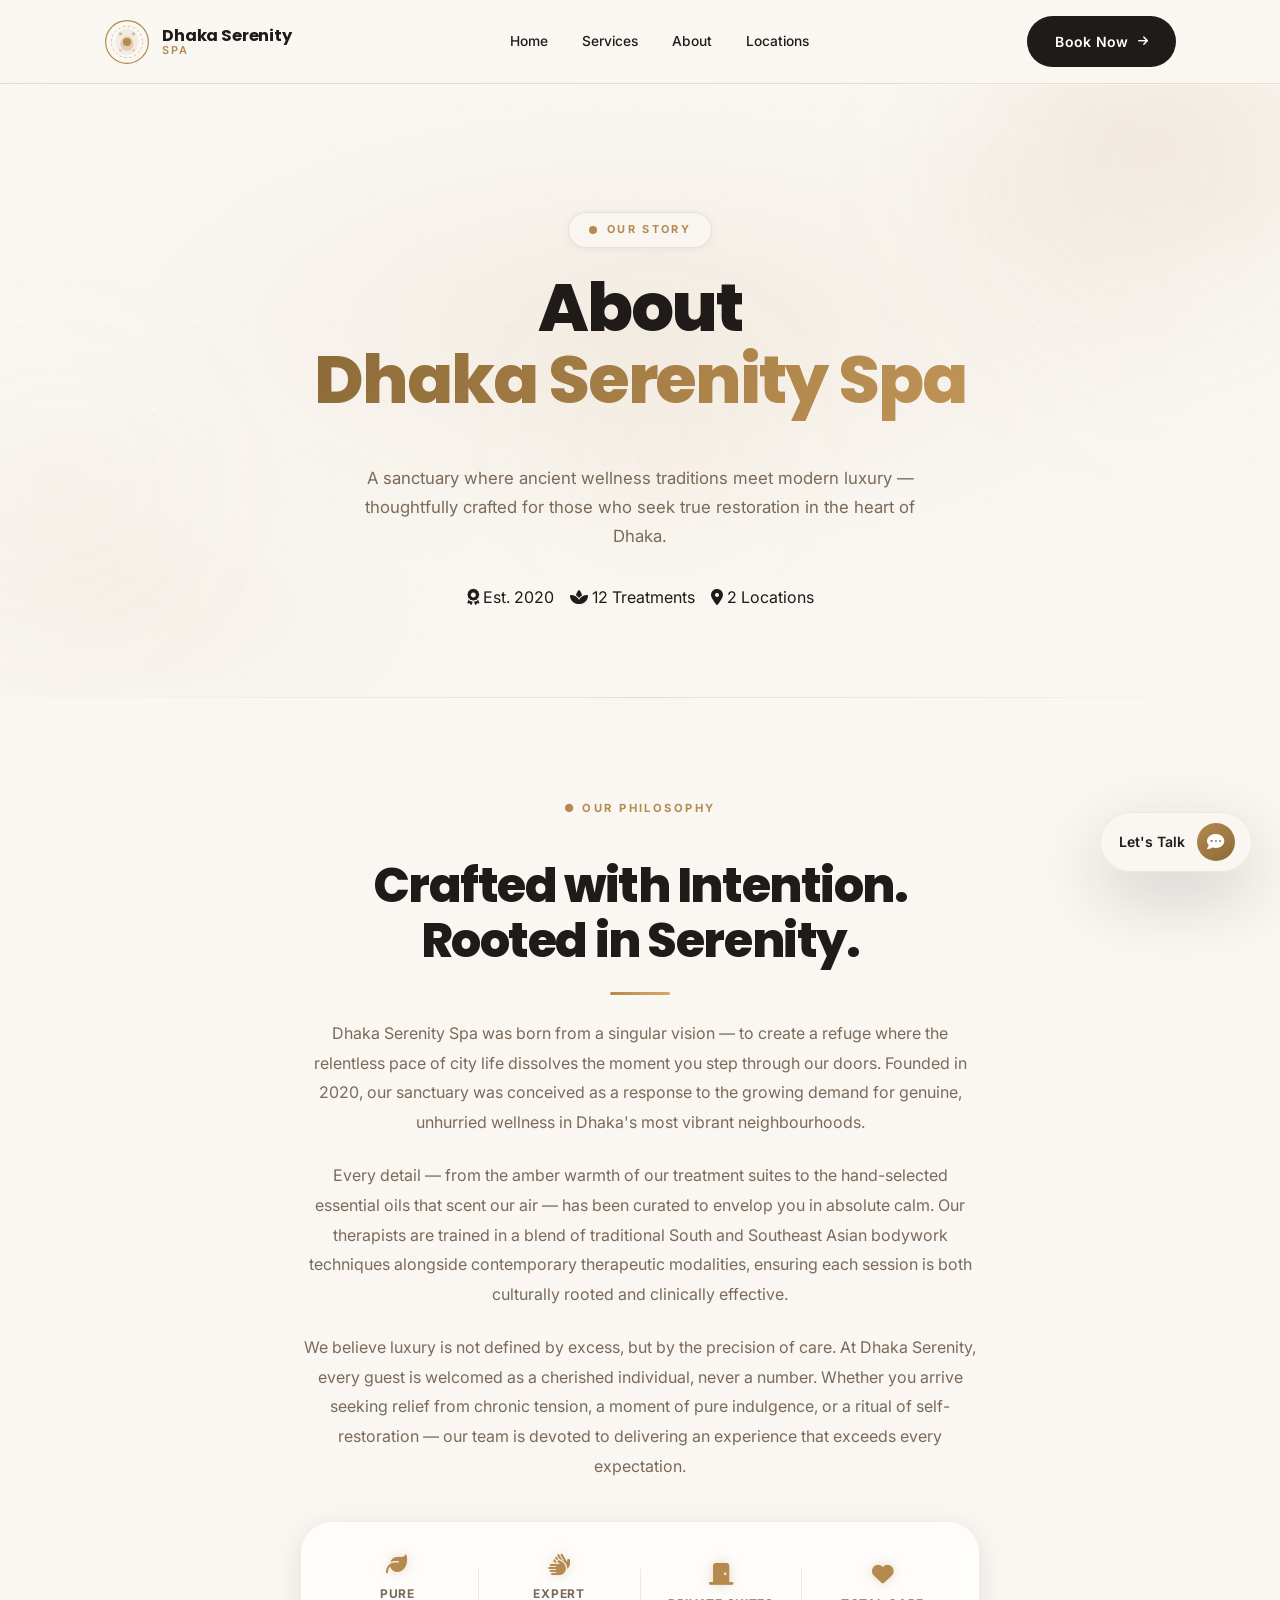
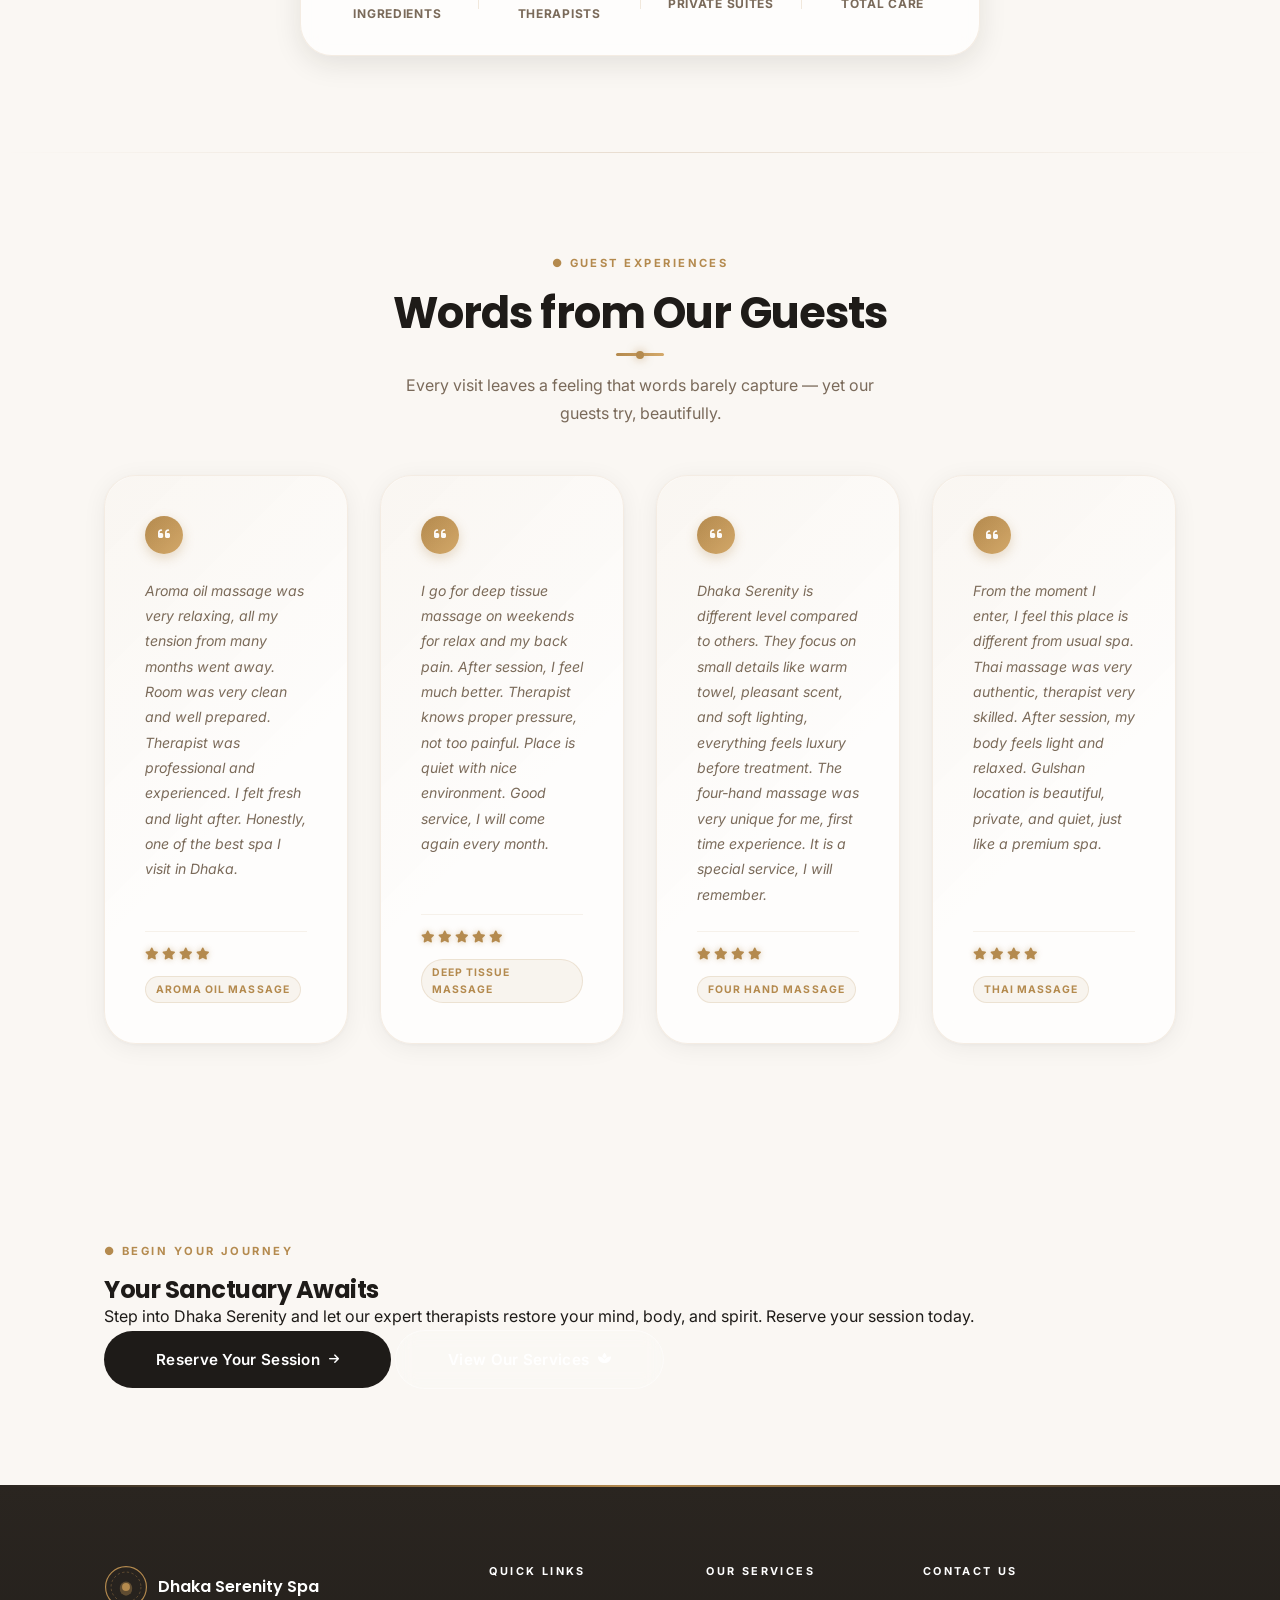
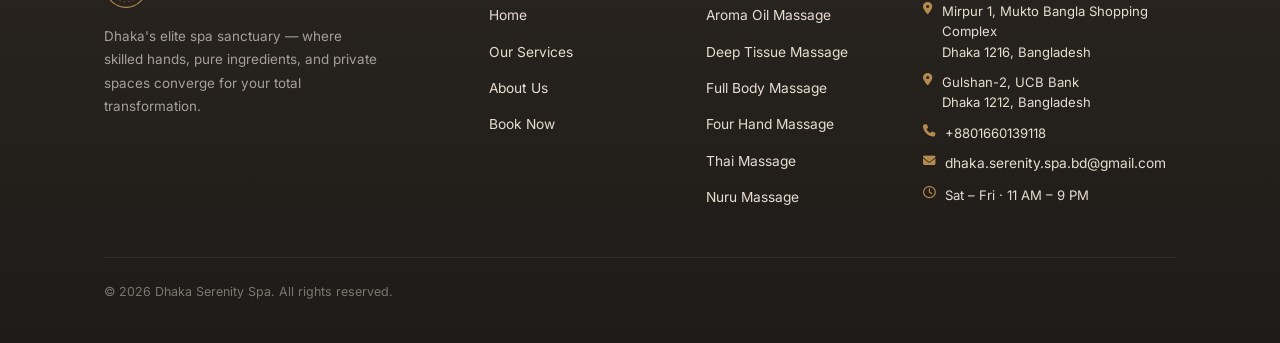
<file: about.html>
<!DOCTYPE html>
<html lang="en">
<head>
  <meta charset="UTF-8" />
  <meta name="viewport" content="width=device-width, initial-scale=1.0" />
  <meta name="description" content="Dhaka Serenity Spa – Learn about our story, our values, and what makes us Dhaka's most elite wellness sanctuary.">
  <title>About Us – Dhaka Serenity Spa</title>

  <link rel="preconnect" href="https://fonts.googleapis.com" />
  <link rel="preconnect" href="https://fonts.gstatic.com" crossorigin />
  <link href="https://fonts.googleapis.com/css2?family=Poppins:wght@300;400;500;600;700;800;900&family=Inter:wght@300;400;500;600;700&display=swap" rel="stylesheet" />
  <link rel="stylesheet" href="https://cdnjs.cloudflare.com/ajax/libs/font-awesome/6.5.1/css/all.min.css" />

  <link rel="stylesheet" href="styles.css" />
  <link rel="stylesheet" href="about.css" />
</head>
<body>

  <!-- ============================================================
       NAVIGATION BAR
  ============================================================ -->
  <header class="navbar" id="navbar">
    <div class="nav-container">

      <a href="index.html" class="nav-logo" aria-label="Dhaka Serenity Spa Home">
        <div class="logo-mark">
          <svg viewBox="0 0 56 56" fill="none" xmlns="http://www.w3.org/2000/svg">
            <circle cx="28" cy="28" r="26" stroke="#B48A4E" stroke-width="1.5"/>
            <circle cx="28" cy="28" r="19" stroke="#B48A4E" stroke-width="0.6" stroke-dasharray="3 3"/>
            <path d="M28 12 C20 12 14 19 14 28 C14 37 20 44 28 44 C36 44 42 37 42 28 C42 19 36 12 28 12Z" fill="#F3EBE1"/>
            <path d="M22 24 Q28 18 34 24 Q38 30 34 36 Q28 42 22 36 Q18 30 22 24Z" fill="#B48A4E" opacity="0.3"/>
            <circle cx="28" cy="28" r="5" fill="#B48A4E"/>
            <circle cx="20" cy="18" r="2" fill="#B48A4E" opacity="0.5"/>
            <circle cx="36" cy="18" r="2" fill="#B48A4E" opacity="0.5"/>
            <circle cx="20" cy="38" r="1.5" fill="#B48A4E" opacity="0.4"/>
            <circle cx="36" cy="38" r="1.5" fill="#B48A4E" opacity="0.4"/>
          </svg>
        </div>
        <div class="logo-text">
          <span class="logo-name">Dhaka Serenity</span>
          <span class="logo-sub">Spa</span>
        </div>
      </a>

      <nav class="nav-links" id="nav-links" aria-label="Primary navigation">
        <span class="nav-pill-highlight" id="nav-pill"></span>
        <a href="index.html"          class="nav-link" data-nav>Home</a>
        <a href="services.html"       class="nav-link" data-nav>Services</a>
        <a href="about.html"          class="nav-link active" data-nav>About</a>
        <a href="index.html#location" class="nav-link" data-nav>Locations</a>
      </nav>

      <a href="book_now.html" class="btn btn-dark nav-cta">
        <span>Book Now</span>
        <i class="fa-solid fa-arrow-right btn-icon"></i>
      </a>

      <button class="hamburger" id="hamburger" aria-label="Toggle mobile menu" aria-expanded="false">
        <span></span><span></span><span></span>
      </button>
    </div>

    <div class="mobile-menu" id="mobile-menu" aria-hidden="true">
      <a href="index.html"    class="mobile-link">Home</a>
      <a href="services.html" class="mobile-link">Services</a>
      <a href="about.html"    class="mobile-link">About</a>
      <a href="book_now.html" class="btn btn-dark mobile-cta">Book Now</a>
    </div>
  </header>


  <!-- ============================================================
       ABOUT HERO
  ============================================================ -->
  <section class="abt-hero" id="abt-hero">
    <div class="abt-hero-orb abt-orb-1" aria-hidden="true"></div>
    <div class="abt-hero-orb abt-orb-2" aria-hidden="true"></div>
    <div class="abt-hero-orb abt-orb-3" aria-hidden="true"></div>

    <div class="abt-hero-inner">

      <div class="abt-hero-badge reveal-up">
        <span class="badge-dot"></span>
        <span class="badge-text">OUR STORY</span>
      </div>

      <h1 class="abt-hero-h1 reveal-up" style="--delay:0.1s">
        About<br>
        <span class="hero-h1-gradient">Dhaka Serenity Spa</span>
      </h1>

      <div class="svc-hero-divider reveal-up" style="--delay:0.18s">
        <div class="svc-divider-line svc-divider-left"></div>
        <div class="svc-divider-gem">
          <svg viewBox="0 0 20 20" fill="none" xmlns="http://www.w3.org/2000/svg">
            <path d="M10 2 L12 8 L18 8 L13 12 L15 18 L10 14 L5 18 L7 12 L2 8 L8 8 Z" fill="#B48A4E"/>
          </svg>
        </div>
        <div class="svc-divider-line svc-divider-right"></div>
      </div>

      <p class="abt-hero-sub reveal-up" style="--delay:0.25s">
        A sanctuary where ancient wellness traditions meet modern luxury — thoughtfully crafted for those who seek true restoration in the heart of Dhaka.
      </p>

      <div class="abt-hero-pills reveal-up" style="--delay:0.32s">
        <span class="svc-hero-pill"><i class="fa-solid fa-award"></i> Est. 2020</span>
        <span class="svc-hero-pill"><i class="fa-solid fa-spa"></i> 12 Treatments</span>
        <span class="svc-hero-pill"><i class="fa-solid fa-location-dot"></i> 2 Locations</span>
      </div>

    </div>
  </section>


  <!-- ============================================================
       ABOUT STORY SECTION
  ============================================================ -->
  <section class="abt-story-section" id="abt-story">
    <div class="section-container">

      <div class="abt-story-inner">

        <div class="abt-story-label reveal-up">
          <span class="section-tag">● OUR PHILOSOPHY</span>
        </div>

        <h2 class="abt-story-title reveal-up" style="--delay:0.08s">
          Crafted with Intention.<br>Rooted in Serenity.
        </h2>

        <div class="abt-story-gold-line reveal-up" style="--delay:0.14s"></div>

        <p class="abt-story-p reveal-up" style="--delay:0.18s">
          Dhaka Serenity Spa was born from a singular vision — to create a refuge where the relentless pace of city life dissolves the moment you step through our doors. Founded in 2020, our sanctuary was conceived as a response to the growing demand for genuine, unhurried wellness in Dhaka's most vibrant neighbourhoods.
        </p>

        <p class="abt-story-p reveal-up" style="--delay:0.24s">
          Every detail — from the amber warmth of our treatment suites to the hand-selected essential oils that scent our air — has been curated to envelop you in absolute calm. Our therapists are trained in a blend of traditional South and Southeast Asian bodywork techniques alongside contemporary therapeutic modalities, ensuring each session is both culturally rooted and clinically effective.
        </p>

        <p class="abt-story-p reveal-up" style="--delay:0.30s">
          We believe luxury is not defined by excess, but by the precision of care. At Dhaka Serenity, every guest is welcomed as a cherished individual, never a number. Whether you arrive seeking relief from chronic tension, a moment of pure indulgence, or a ritual of self-restoration — our team is devoted to delivering an experience that exceeds every expectation.
        </p>

        <div class="abt-story-pillars reveal-up" style="--delay:0.36s">
          <div class="abt-pillar">
            <i class="fa-solid fa-leaf abt-pillar-icon"></i>
            <span class="abt-pillar-label">Pure Ingredients</span>
          </div>
          <div class="abt-pillar-sep"></div>
          <div class="abt-pillar">
            <i class="fa-solid fa-hands abt-pillar-icon"></i>
            <span class="abt-pillar-label">Expert Therapists</span>
          </div>
          <div class="abt-pillar-sep"></div>
          <div class="abt-pillar">
            <i class="fa-solid fa-door-closed abt-pillar-icon"></i>
            <span class="abt-pillar-label">Private Suites</span>
          </div>
          <div class="abt-pillar-sep"></div>
          <div class="abt-pillar">
            <i class="fa-solid fa-heart abt-pillar-icon"></i>
            <span class="abt-pillar-label">Total Care</span>
          </div>
        </div>

      </div>

    </div>
  </section>


  <!-- ============================================================
       REVIEWS SECTION
  ============================================================ -->
  <section class="abt-reviews-section" id="abt-reviews">
    <div class="section-container">

      <div class="section-header center-text">
        <span class="section-tag reveal-up">● GUEST EXPERIENCES</span>
        <h2 class="section-title reveal-up" style="--delay:0.08s">Words from Our Guests</h2>
        <div class="section-divider reveal-up" style="--delay:0.14s"></div>
        <p class="section-subtitle reveal-up" style="--delay:0.2s">Every visit leaves a feeling that words barely capture — yet our guests try, beautifully.</p>
      </div>

      <div class="abt-reviews-grid">

        <!-- Review 1 -->
        <article class="abt-review-card reveal-up" style="--delay:0.05s">
          <div class="abt-review-quote-mark" aria-hidden="true">
            <i class="fa-solid fa-quote-left"></i>
          </div>
          <p class="abt-review-text">
           Aroma oil massage was very relaxing, all my tension from many months went away. Room was very clean and well prepared. Therapist was professional and experienced. I felt fresh and light after. Honestly, one of the best spa I visit in Dhaka.
         </p>
          <div class="abt-review-footer">
            <div class="abt-review-stars">
              <i class="fa-solid fa-star"></i>
              <i class="fa-solid fa-star"></i>
              <i class="fa-solid fa-star"></i>
              <i class="fa-solid fa-star"></i>
            </div>
            <span class="abt-review-tag">Aroma Oil Massage</span>
          </div>
        </article>

        <!-- Review 2 -->
        <article class="abt-review-card reveal-up" style="--delay:0.12s">
          <div class="abt-review-quote-mark" aria-hidden="true">
            <i class="fa-solid fa-quote-left"></i>
          </div>
          <p class="abt-review-text">
           I go for deep tissue massage on weekends for relax and my back pain. After session, I feel much better. Therapist knows proper pressure, not too painful. Place is quiet with nice environment. Good service, I will come again every month.
            </p>
          <div class="abt-review-footer">
            <div class="abt-review-stars">
              <i class="fa-solid fa-star"></i>
              <i class="fa-solid fa-star"></i>
              <i class="fa-solid fa-star"></i>
              <i class="fa-solid fa-star"></i>
              <i class="fa-solid fa-star"></i>
              
            </div>
            <span class="abt-review-tag">Deep Tissue Massage</span>
          </div>
        </article>

        <!-- Review 3 -->
        <article class="abt-review-card reveal-up" style="--delay:0.19s">
          <div class="abt-review-quote-mark" aria-hidden="true">
            <i class="fa-solid fa-quote-left"></i>
          </div>
          <p class="abt-review-text">
           Dhaka Serenity is different level compared to others. They focus on small details like warm towel, pleasant scent, and soft lighting, everything feels luxury before treatment. The four-hand massage was very unique for me, first time experience. It is a special service, I will remember.
</p>
          <div class="abt-review-footer">
            <div class="abt-review-stars">
              <i class="fa-solid fa-star"></i>
              <i class="fa-solid fa-star"></i>
              <i class="fa-solid fa-star"></i>
              <i class="fa-solid fa-star"></i>
             
            </div>
            <span class="abt-review-tag">Four Hand Massage</span>
          </div>
        </article>

        <!-- Review 4 -->
        <article class="abt-review-card reveal-up" style="--delay:0.26s">
          <div class="abt-review-quote-mark" aria-hidden="true">
            <i class="fa-solid fa-quote-left"></i>
          </div>
          <p class="abt-review-text">
           From the moment I enter, I feel this place is different from usual spa. Thai massage was very authentic, therapist very skilled. After session, my body feels light and relaxed. Gulshan location is beautiful, private, and quiet, just like a premium spa.
         </p>
          <div class="abt-review-footer">
            <div class="abt-review-stars">
              <i class="fa-solid fa-star"></i>
              <i class="fa-solid fa-star"></i>
              <i class="fa-solid fa-star"></i>
              <i class="fa-solid fa-star"></i>
              
            </div>
            <span class="abt-review-tag">Thai Massage</span>
          </div>
        </article>

      </div>

    </div>
  </section>


  <!-- ============================================================
       CTA SECTION
  ============================================================ -->
  <section class="svc-cta-section">
    <div class="section-container">
      <div class="svc-cta-banner reveal-up">
        <div class="svc-cta-orb-1" aria-hidden="true"></div>
        <div class="svc-cta-orb-2" aria-hidden="true"></div>
        <div class="svc-cta-content">
          <span class="section-tag svc-cta-tag">● BEGIN YOUR JOURNEY</span>
          <h2 class="svc-cta-title">Your Sanctuary Awaits</h2>
          <p class="svc-cta-sub">Step into Dhaka Serenity and let our expert therapists restore your mind, body, and spirit. Reserve your session today.</p>
          <div class="svc-cta-btns">
            <a href="book_now.html" class="btn btn-dark btn-wide ripple-btn">
              <span>Reserve Your Session</span>
              <i class="fa-solid fa-arrow-right btn-icon"></i>
            </a>
            <a href="services.html" class="btn btn-ghost-white btn-wide">
              <span>View Our Services</span>
              <i class="fa-solid fa-spa btn-icon"></i>
            </a>
          </div>
        </div>
      </div>
    </div>
  </section>


  <!-- ============================================================
       FOOTER
  ============================================================ -->
  <footer class="site-footer" id="footer">
    <div class="footer-container">
      <div class="footer-grid">

        <div class="footer-col footer-brand">
          <div class="footer-logo">
            <svg viewBox="0 0 56 56" fill="none" xmlns="http://www.w3.org/2000/svg" class="footer-logo-svg">
              <circle cx="28" cy="28" r="26" stroke="#B48A4E" stroke-width="1.5"/>
              <circle cx="28" cy="28" r="19" stroke="#B48A4E" stroke-width="0.5" stroke-dasharray="3 3"/>
              <path d="M22 24 Q28 18 34 24 Q38 30 34 36 Q28 42 22 36 Q18 30 22 24Z" fill="#B48A4E" opacity="0.4"/>
              <circle cx="28" cy="28" r="5" fill="#B48A4E"/>
            </svg>
            <span class="footer-brand-name">Dhaka Serenity Spa</span>
          </div>
          <p class="footer-brand-desc">Dhaka's elite spa sanctuary — where skilled hands, pure ingredients, and private spaces converge for your total transformation.</p>
        </div>

        <div class="footer-col">
          <h5 class="footer-col-title">QUICK LINKS</h5>
          <ul class="footer-links">
            <li><a href="index.html"    class="footer-link">Home</a></li>
            <li><a href="services.html" class="footer-link">Our Services</a></li>
            <li><a href="about.html"    class="footer-link">About Us</a></li>
            <li><a href="book_now.html" class="footer-link">Book Now</a></li>
          </ul>
        </div>

        <div class="footer-col">
          <h5 class="footer-col-title">OUR SERVICES</h5>
          <ul class="footer-links">
            <li><a href="services.html" class="footer-link">Aroma Oil Massage</a></li>
            <li><a href="services.html" class="footer-link">Deep Tissue Massage</a></li>
            <li><a href="services.html" class="footer-link">Full Body Massage</a></li>
            <li><a href="services.html" class="footer-link">Four Hand Massage</a></li>
            <li><a href="services.html" class="footer-link">Thai Massage</a></li>
            <li><a href="services.html" class="footer-link">Nuru Massage</a></li>
          </ul>
        </div>

        <div class="footer-col">
          <h5 class="footer-col-title">CONTACT US</h5>
          <ul class="footer-contact">
            <li><i class="fa-solid fa-location-dot fc-icon"></i> Mirpur 1, Mukto Bangla Shopping Complex</li>
            <li><i class="fa-solid fa-location-dot fc-icon" style="opacity:0"></i> Dhaka 1216, Bangladesh</li>
            <li><i class="fa-solid fa-location-dot fc-icon"></i> Gulshan-2, UCB Bank</li>
            <li><i class="fa-solid fa-location-dot fc-icon" style="opacity:0"></i> Dhaka 1212, Bangladesh</li>
            <li><i class="fa-solid fa-phone fc-icon"></i> +8801660139118</li>
            <li><i class="fa-solid fa-envelope fc-icon"></i>
              <a href="mailto:dhaka.serenity.spa.bd@gmail.com" class="footer-link footer-email">dhaka.serenity.spa.bd@gmail.com</a>
            </li>
            <li><i class="fa-regular fa-clock fc-icon"></i> Sat – Fri · 11 AM – 9 PM</li>
          </ul>
        </div>

      </div>

      <div class="footer-divider"></div>
      <div class="footer-sub">
        <span class="footer-copy">© 2026 Dhaka Serenity Spa. All rights reserved.</span>
      </div>
    </div>
  </footer>


  <!-- ============================================================
       CHAT WIDGET
  ============================================================ -->
  <div class="chat-widget" id="chatWidget">
    <div class="chat-stack" id="chatStack">
      <a href="tel:+8801660139118" class="chat-token chat-call" title="Call Now" aria-label="Call us directly">
        <i class="fa-solid fa-phone-volume"></i>
      </a>
      <a href="https://wa.me/8801660139118" class="chat-token chat-whatsapp" title="WhatsApp" aria-label="Chat on WhatsApp" target="_blank">
        <i class="fa-brands fa-whatsapp"></i>
      </a>
    </div>
    <div class="chat-pill" id="chatPill" role="button" tabindex="0" aria-expanded="false" aria-label="Open contact options">
      <span class="chat-pill-text">Let's Talk</span>
      <div class="chat-pill-avatar">
        <i class="fa-solid fa-comment-dots chat-avatar-icon"></i>
      </div>
    </div>
    <div class="chat-close" id="chatClose" role="button" tabindex="0" aria-label="Close contact menu">
      <i class="fa-solid fa-xmark chat-x"></i>
    </div>
  </div>

  <!-- BACK TO TOP -->
  <button class="back-to-top" id="backToTop" aria-label="Back to top">
    <i class="fa-solid fa-chevron-up"></i>
  </button>

  <script src="script.js"></script>
  <script src="about.js"></script>
</body>
</html>
</file>
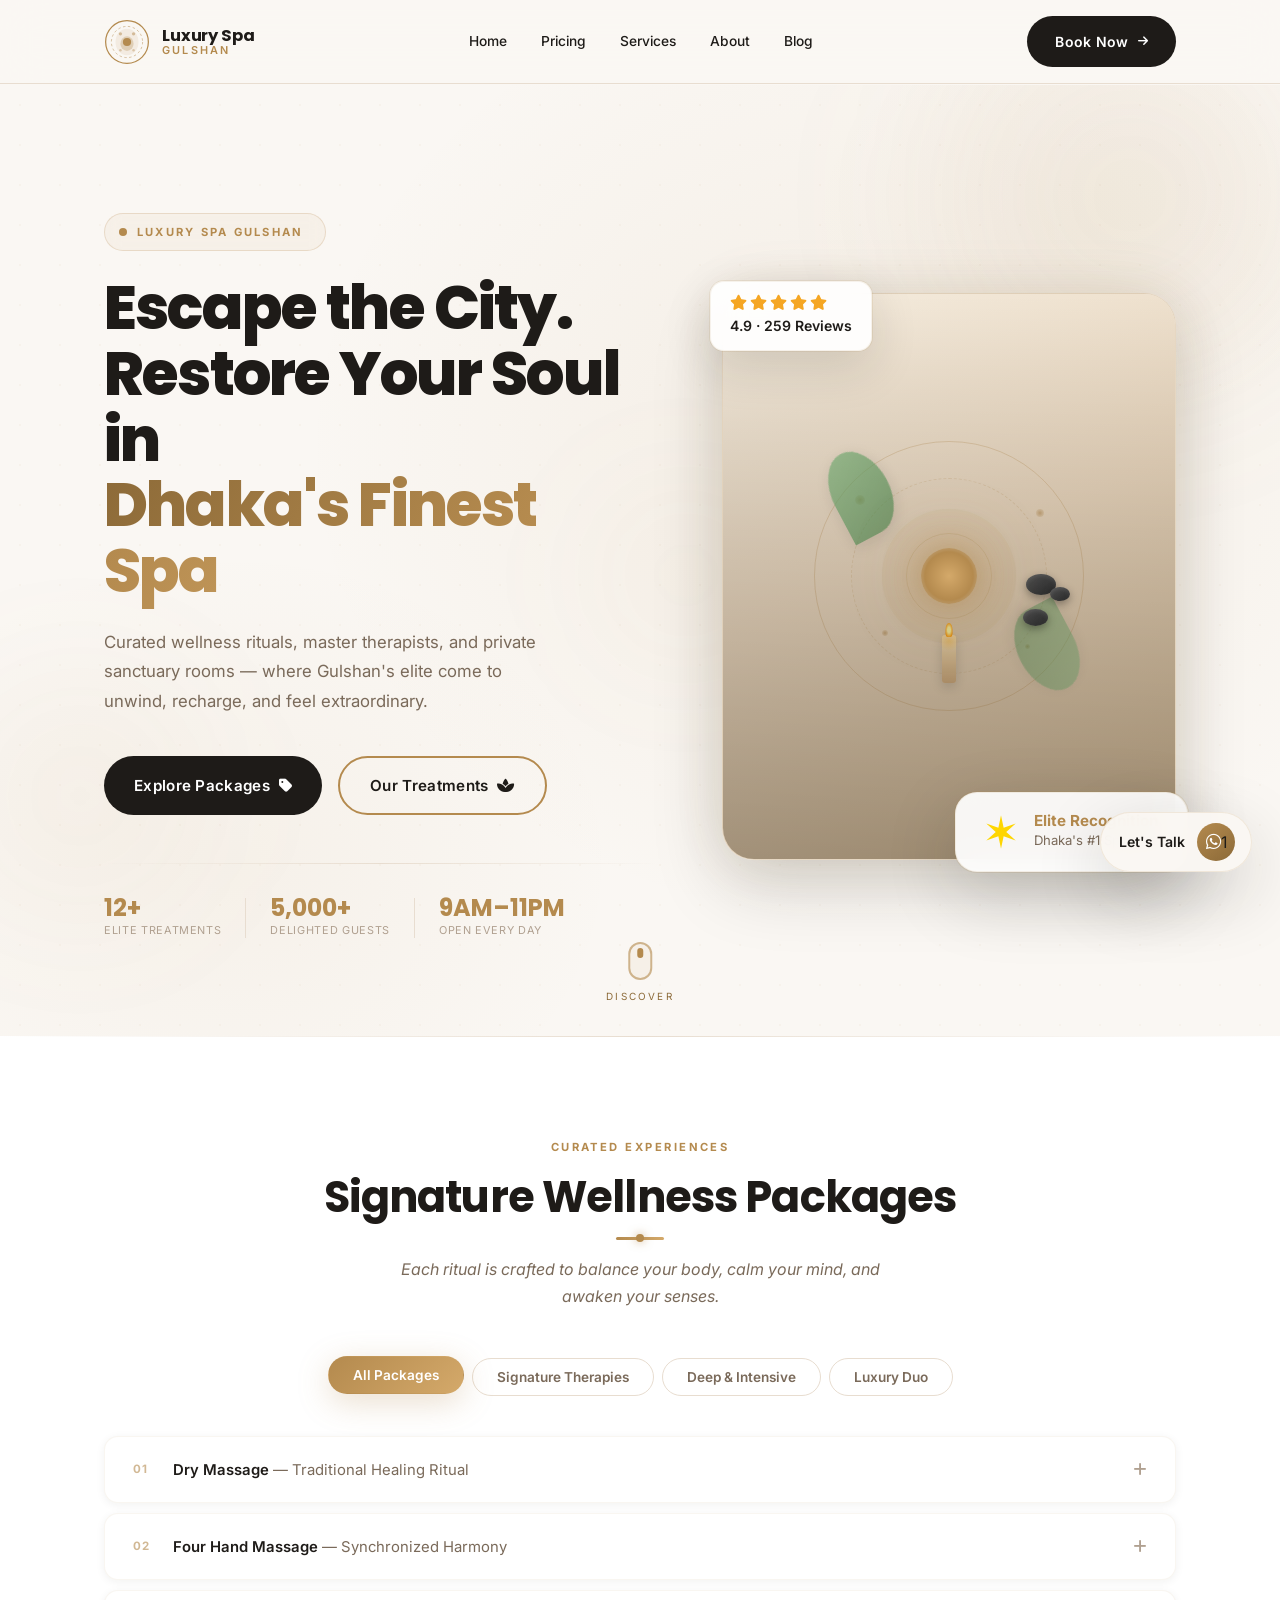
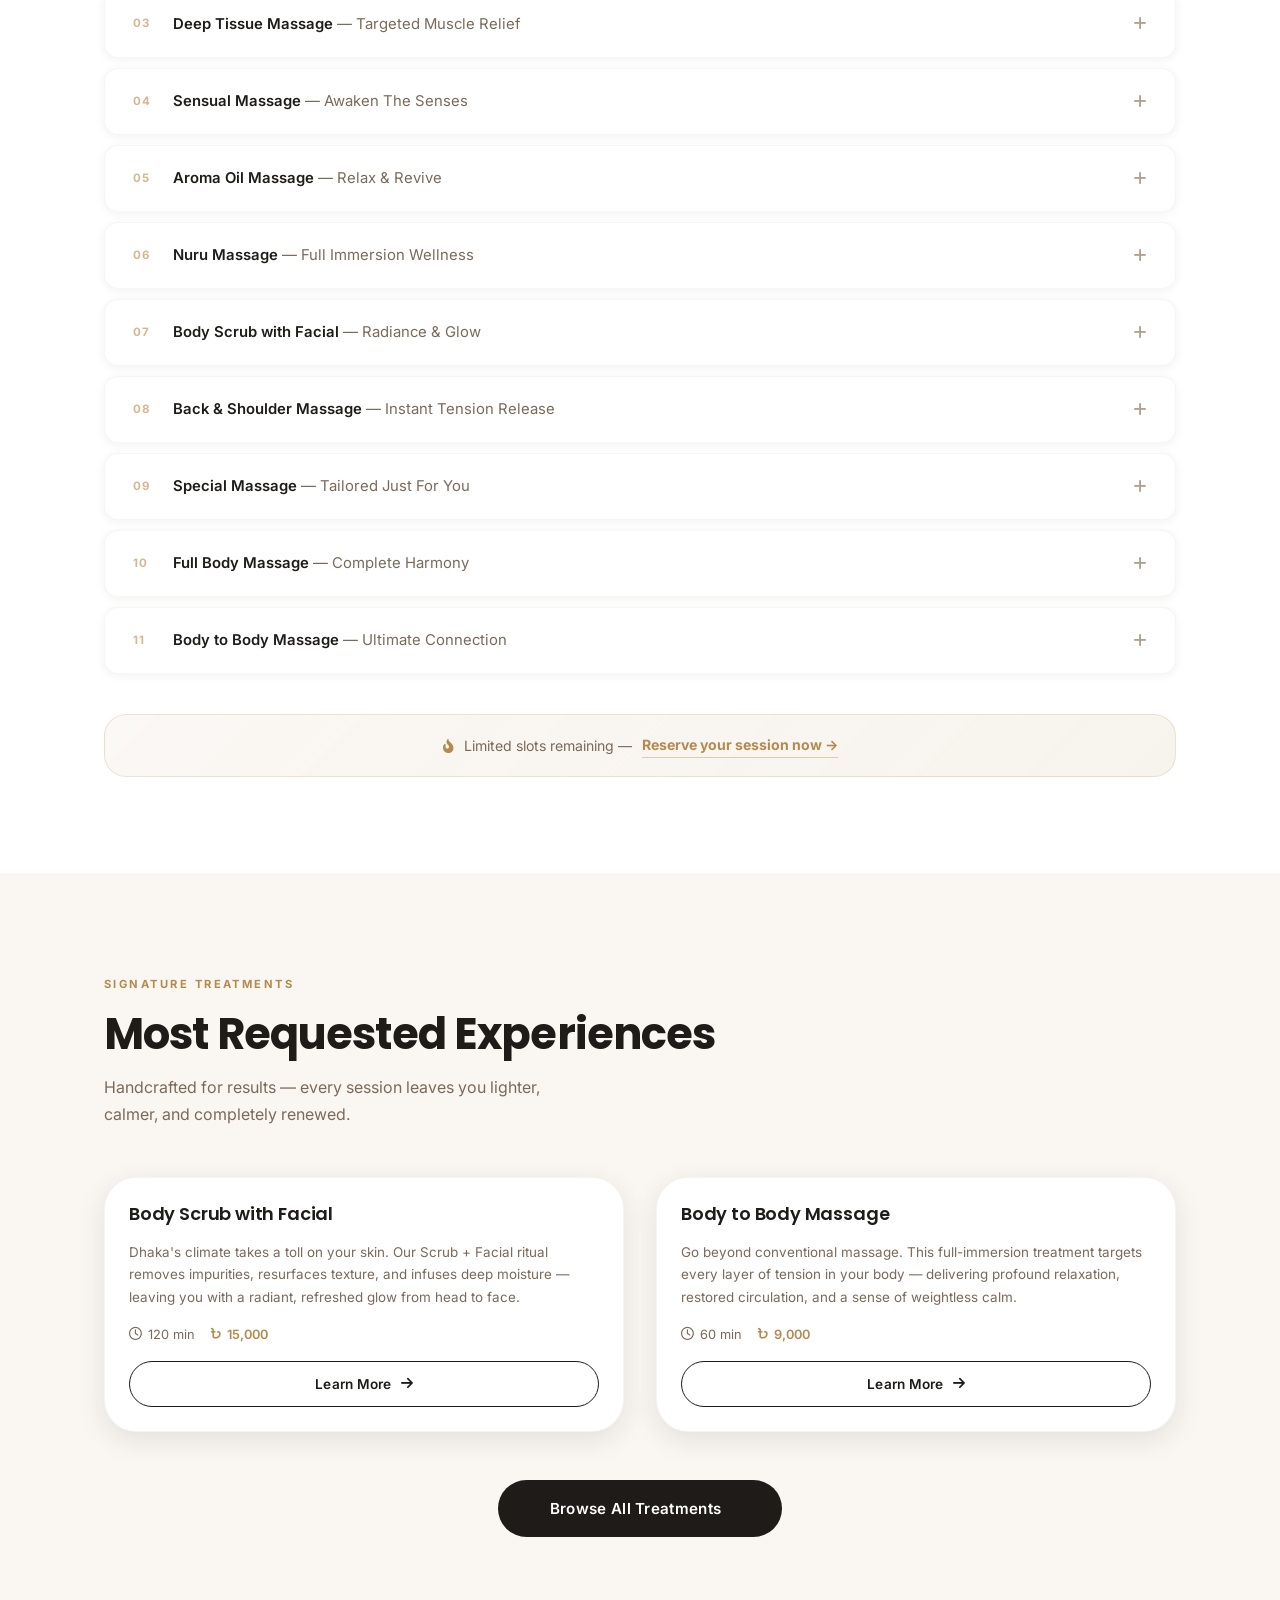
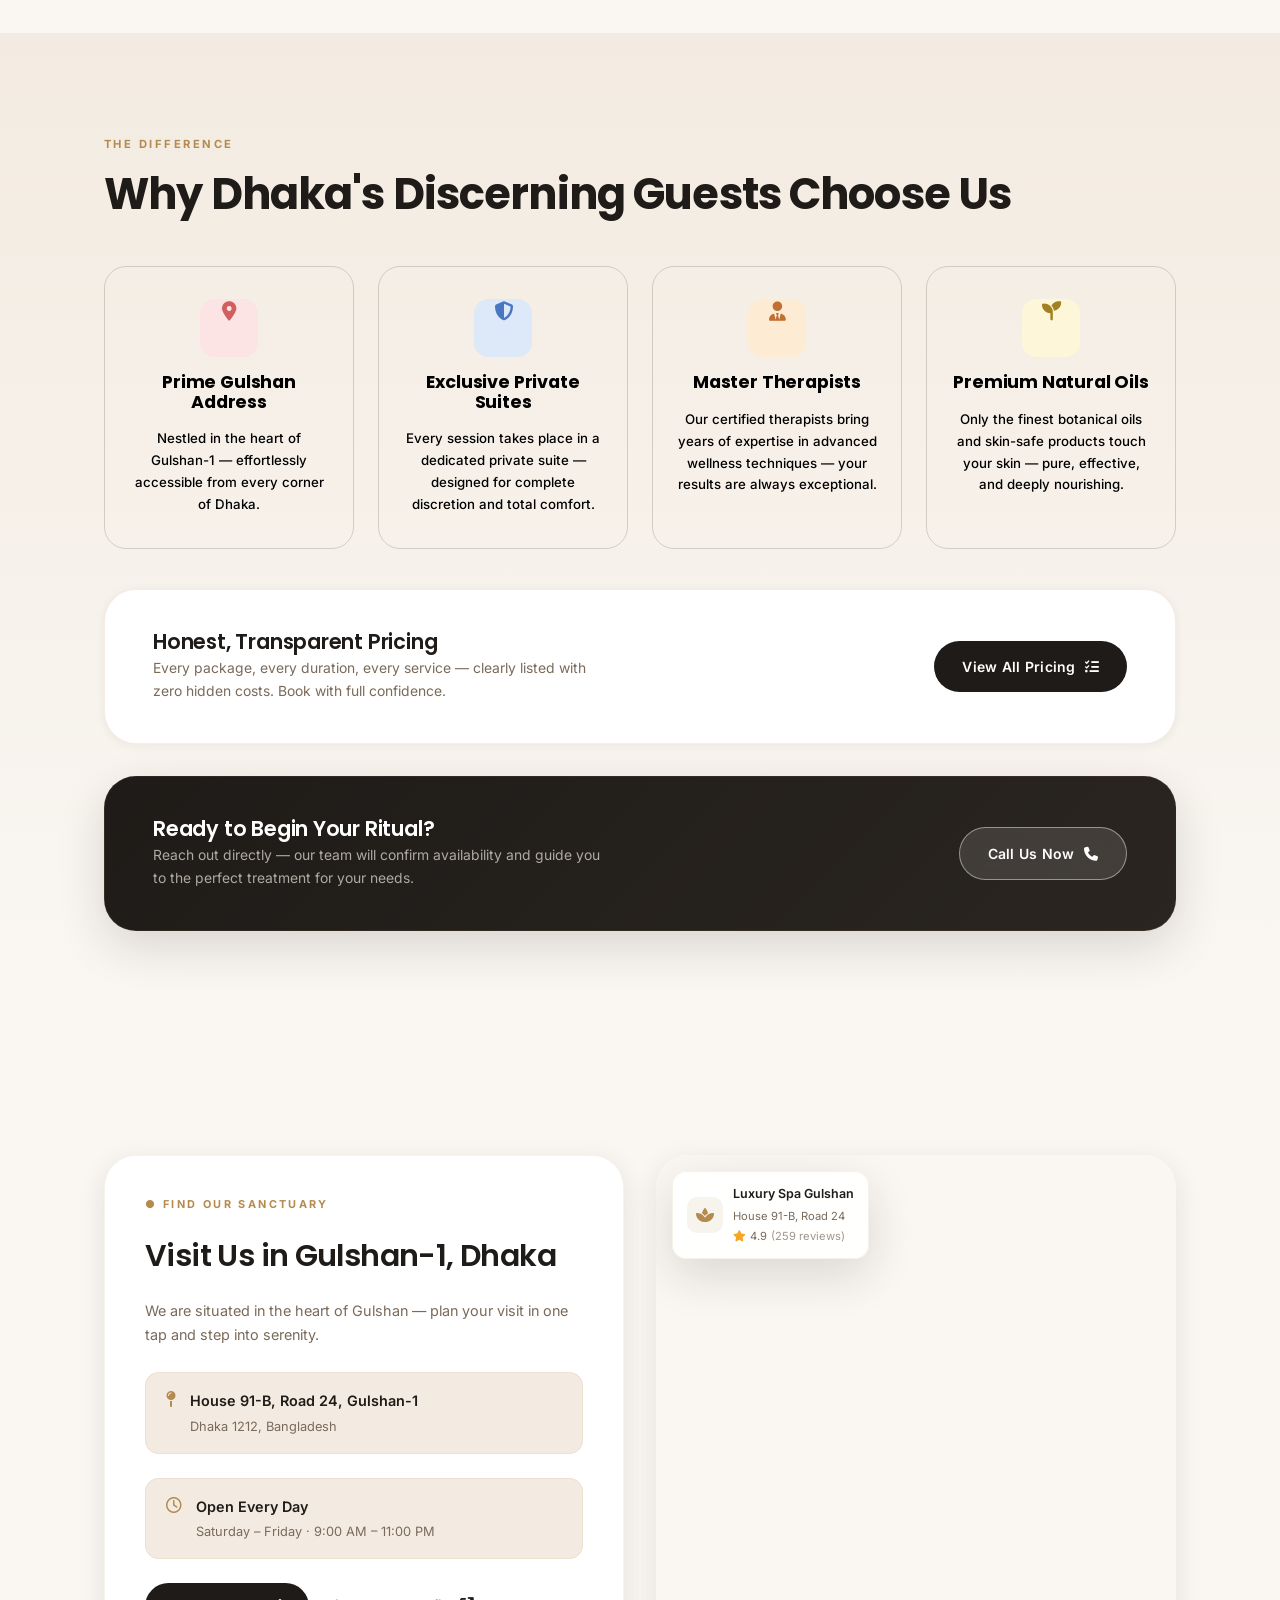
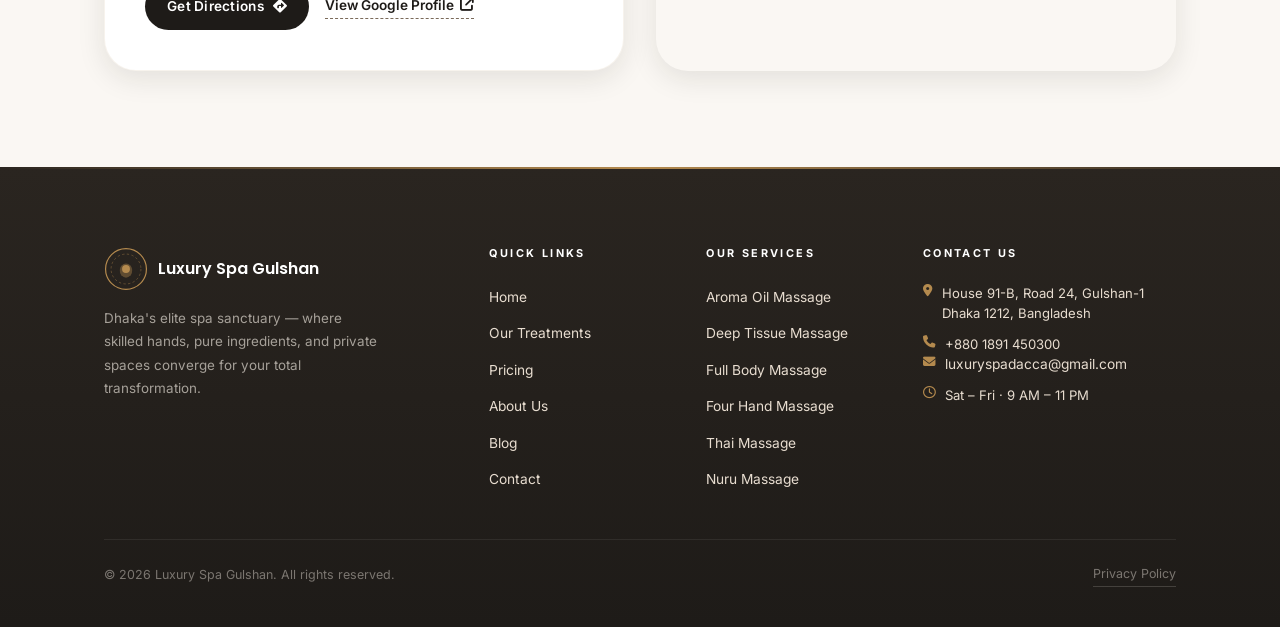
<file: index3.html>
<!DOCTYPE html>
<html lang="en">
<head>
  <meta charset="UTF-8" />
  <meta name="viewport" content="width=device-width, initial-scale=1.0" />
  <meta name="description" content="Luxury Spa Gulshan – Dhaka's most premium spa sanctuary. Expert therapists, private suites & elite body treatments in Gulshan-1.">
  <title>Luxury Spa Gulshan – Elite Spa Sanctuary in Dhaka</title>

  <!-- Google Fonts: Poppins (headings) + Inter (body) -->
  <link rel="preconnect" href="https://fonts.googleapis.com" />
  <link rel="preconnect" href="https://fonts.gstatic.com" crossorigin />
  <link href="https://fonts.googleapis.com/css2?family=Poppins:wght@300;400;500;600;700;800;900&family=Inter:wght@300;400;500;600;700&display=swap" rel="stylesheet" />

  <!-- Font Awesome -->
  <link rel="stylesheet" href="https://cdnjs.cloudflare.com/ajax/libs/font-awesome/6.5.1/css/all.min.css" />

  <link rel="preload" href="styles.css" as="style" />
  <link rel="stylesheet" href="styles.css" />
</head>
<body>

  <!-- ============================================================
       PAGE LOADER
  ============================================================ -->
  <div id="page-loader" class="page-loader">
    <div class="loader-inner">
      <div class="loader-ring">
        <svg class="loader-logo" viewBox="0 0 80 80" fill="none" xmlns="http://www.w3.org/2000/svg">
          <circle cx="40" cy="40" r="36" stroke="#B48A4E" stroke-width="1.5"/>
          <circle cx="40" cy="40" r="28" stroke="#B48A4E" stroke-width="0.5" stroke-dasharray="4 4"/>
          <path d="M40 18 C28 18 20 28 20 40 C20 52 28 62 40 62 C52 62 60 52 60 40 C60 28 52 18 40 18Z" stroke="#B48A4E" stroke-width="1"/>
          <circle cx="40" cy="40" r="6" fill="#B48A4E"/>
          <line x1="40" y1="14" x2="40" y2="22" stroke="#B48A4E" stroke-width="1.5"/>
          <line x1="40" y1="58" x2="40" y2="66" stroke="#B48A4E" stroke-width="1.5"/>
          <line x1="14" y1="40" x2="22" y2="40" stroke="#B48A4E" stroke-width="1.5"/>
          <line x1="58" y1="40" x2="66" y2="40" stroke="#B48A4E" stroke-width="1.5"/>
        </svg>
      </div>
      <p class="loader-text">Luxury Spa Gulshan</p>
      <p class="loader-subtext">Crafting your escape…</p>
      <div class="loader-bar"><div class="loader-fill"></div></div>
    </div>
  </div>

  <!-- ============================================================
       NAVIGATION BAR (kept as-is per request)
  ============================================================ -->
  <header class="navbar" id="navbar">
    <div class="nav-container">

      <a href="#" class="nav-logo" aria-label="Luxury Spa Gulshan Home">
        <div class="logo-mark">
          <svg viewBox="0 0 56 56" fill="none" xmlns="http://www.w3.org/2000/svg">
            <circle cx="28" cy="28" r="26" stroke="#B48A4E" stroke-width="1.5"/>
            <circle cx="28" cy="28" r="19" stroke="#B48A4E" stroke-width="0.6" stroke-dasharray="3 3"/>
            <path d="M28 12 C20 12 14 19 14 28 C14 37 20 44 28 44 C36 44 42 37 42 28 C42 19 36 12 28 12Z" fill="#F3EBE1"/>
            <path d="M22 24 Q28 18 34 24 Q38 30 34 36 Q28 42 22 36 Q18 30 22 24Z" fill="#B48A4E" opacity="0.3"/>
            <circle cx="28" cy="28" r="5" fill="#B48A4E"/>
            <circle cx="20" cy="18" r="2" fill="#B48A4E" opacity="0.5"/>
            <circle cx="36" cy="18" r="2" fill="#B48A4E" opacity="0.5"/>
            <circle cx="20" cy="38" r="1.5" fill="#B48A4E" opacity="0.4"/>
            <circle cx="36" cy="38" r="1.5" fill="#B48A4E" opacity="0.4"/>
          </svg>
        </div>
        <div class="logo-text">
          <span class="logo-name">Luxury Spa</span>
          <span class="logo-sub">Gulshan</span>
        </div>
      </a>

      <nav class="nav-links" id="nav-links" aria-label="Primary navigation">
        <span class="nav-pill-highlight" id="nav-pill"></span>
        <a href="#hero"      class="nav-link" data-nav>Home</a>
        <a href="#pricing"   class="nav-link" data-nav>Pricing</a>
        <a href="#services"  class="nav-link" data-nav>Services</a>
        <a href="#about"     class="nav-link" data-nav>About</a>
        <a href="#blog"      class="nav-link" data-nav>Blog</a>
      </nav>

      <a href="#contact" class="btn btn-dark nav-cta">
        <span>Book Now</span>
        <i class="fa-solid fa-arrow-right btn-icon"></i>
      </a>

      <button class="hamburger" id="hamburger" aria-label="Toggle mobile menu" aria-expanded="false">
        <span></span><span></span><span></span>
      </button>
    </div>

    <div class="mobile-menu" id="mobile-menu" aria-hidden="true">
      <a href="#hero"      class="mobile-link">Home</a>
      <a href="#pricing"   class="mobile-link">Pricing</a>
      <a href="#services"  class="mobile-link">Services</a>
      <a href="#about"     class="mobile-link">About</a>
      <a href="#blog"      class="mobile-link">Blog</a>
      <a href="#contact"   class="btn btn-dark mobile-cta">Book Now</a>
    </div>
  </header>


  <!-- ============================================================
       HERO SECTION
  ============================================================ -->
  <section class="hero-section" style="will-change: transform;" id="hero">
    <!-- Floating ambient orbs -->
    <div class="hero-orb hero-orb-1" aria-hidden="true"></div>
    <div class="hero-orb hero-orb-2" aria-hidden="true"></div>
    <div class="hero-orb hero-orb-3" aria-hidden="true"></div>

    <div class="hero-container">

      <!-- LEFT COLUMN -->
      <div class="hero-text-col">

        <div class="hero-badge reveal-up">
          <span class="badge-dot" id="badge-dot"></span>
          <span class="badge-text">LUXURY SPA GULSHAN</span>
        </div>

        <h1 class="hero-h1 reveal-up" style="--delay:0.1s">
          Escape the City.<br>
          Restore Your Soul in<br>
          <span class="hero-h1-gradient">Dhaka's Finest Spa</span>
        </h1>

        <p class="hero-subtext reveal-up" style="--delay:0.2s">
          Curated wellness rituals, master therapists, and private sanctuary rooms — where Gulshan's elite come to unwind, recharge, and feel extraordinary.
        </p>

        <div class="hero-btns reveal-up" style="--delay:0.3s">
          <a href="#pricing"  class="btn btn-dark btn-hero ripple-btn">
            <span>Explore Packages</span>
            <i class="fa-solid fa-tag"></i>
          </a>
          <a href="#services" class="btn btn-outline btn-hero">
            <span>Our Treatments</span>
            <i class="fa-solid fa-spa"></i>
          </a>
        </div>

        <div class="hero-stats reveal-up" style="--delay:0.4s">
          <div class="stats-divider"></div>
          <div class="stats-row">
            <div class="stat-item">
              <span class="stat-number">12+</span>
              <span class="stat-label">Elite Treatments</span>
            </div>
            <div class="stats-sep"></div>
            <div class="stat-item">
              <span class="stat-number">5000+</span>
              <span class="stat-label">Delighted Guests</span>
            </div>
            <div class="stats-sep"></div>
            <div class="stat-item">
              <span class="stat-number">9AM–11PM</span>
              <span class="stat-label">Open Every Day</span>
            </div>
          </div>
        </div>
      </div>

      <!-- RIGHT COLUMN: Visual -->
      <div class="hero-visual-col reveal-right">
        <div class="hero-visual-inner">
          <div class="hero-img-bg"></div>
          <div class="hero-img-frame">
            <div class="hero-img-placeholder">
              <div class="spa-visual">
                <div class="spa-circle-1"></div>
                <div class="spa-circle-2"></div>
                <div class="spa-circle-3"></div>
                <div class="spa-particle spa-p-1"></div>
                <div class="spa-particle spa-p-2"></div>
                <div class="spa-particle spa-p-3"></div>
                <div class="spa-particle spa-p-4"></div>
                <div class="spa-leaf spa-leaf-1"></div>
                <div class="spa-leaf spa-leaf-2"></div>
                <div class="spa-candle"></div>
                <div class="spa-stone spa-stone-1"></div>
                <div class="spa-stone spa-stone-2"></div>
                <div class="spa-stone spa-stone-3"></div>
                <div class="spa-orb"></div>
                <div class="spa-ring"></div>
              </div>
            </div>
          </div>

          <!-- Floating Award Badge -->
          <div class="floating-badge reveal-scale" id="floatingBadge" style="--delay:0.6s">
            <div class="fb-icon">
              <svg viewBox="0 0 40 40" fill="none" xmlns="http://www.w3.org/2000/svg" class="fb-sparkle">
                <path d="M20 4 L22.5 16 L34 12 L25 20 L34 28 L22.5 24 L20 36 L17.5 24 L6 28 L15 20 L6 12 L17.5 16 Z" fill="url(#goldGrad2)"/>
                <defs>
                  <linearGradient id="goldGrad2" x1="0" y1="0" x2="40" y2="40">
                    <stop offset="0%" stop-color="#FFD700"/>
                    <stop offset="100%" stop-color="#B48A4E"/>
                  </linearGradient>
                </defs>
              </svg>
            </div>
            <div class="fb-content">
              <span class="fb-title">Elite Recognition</span>
              <span class="fb-subtitle">Dhaka's #1 Spa 2025</span>
            </div>
          </div>

          <!-- NEW: Floating mini rating badge -->
          <div class="floating-rating-badge reveal-scale" style="--delay:0.7s">
            <div class="frb-stars">
              <i class="fa-solid fa-star"></i><i class="fa-solid fa-star"></i><i class="fa-solid fa-star"></i><i class="fa-solid fa-star"></i><i class="fa-solid fa-star"></i>
            </div>
            <span class="frb-text">4.9 · 259 Reviews</span>
          </div>
        </div>
      </div>

    </div>

    <div class="scroll-indicator" aria-hidden="true">
      <div class="scroll-track">
        <div class="scroll-dot"></div>
      </div>
      <span class="scroll-label">Discover</span>
    </div>
  </section>


  <!-- ============================================================
       TABBED FILTER / ACCORDION
  ============================================================ -->
  <section class="accordion-section" id="packages">
    <div class="section-container">

      <div class="section-header center-text">
        <span class="section-tag reveal-up">CURATED EXPERIENCES</span>
        <h2 class="section-title reveal-up" style="--delay:0.1s">Signature Wellness Packages</h2>
        <div class="section-divider reveal-up" style="--delay:0.15s"></div>
        <p class="section-subtitle reveal-up" style="--delay:0.2s"><em>Each ritual is crafted to balance your body, calm your mind, and awaken your senses.</em></p>
      </div>

      <div class="tab-filter reveal-up" style="--delay:0.25s" role="tablist" aria-label="Service categories">
        <button class="tab-btn active" data-tab="all"        role="tab" aria-selected="true">All Packages</button>
        <button class="tab-btn"        data-tab="signature"  role="tab" aria-selected="false">Signature Therapies</button>
        <button class="tab-btn"        data-tab="deep"       role="tab" aria-selected="false">Deep &amp; Intensive</button>
        <button class="tab-btn"        data-tab="duo"        role="tab" aria-selected="false">Luxury Duo</button>
      </div>

      <div class="accordion-list reveal-up" style="--delay:0.3s" id="accordionList">

        <div class="accordion-item" data-category="all signature" tabindex="0">
          <div class="acc-left">
            <span class="acc-number">01</span>
            <span class="acc-title">Dry Massage <span class="acc-sub">— Traditional Healing Ritual</span></span>
          </div>
          <span class="acc-icon"><i class="fa-solid fa-plus"></i></span>
        </div>

        <div class="accordion-item" data-category="all duo" tabindex="0">
          <div class="acc-left">
            <span class="acc-number">02</span>
            <span class="acc-title">Four Hand Massage <span class="acc-sub">— Synchronized Harmony</span></span>
          </div>
          <span class="acc-icon"><i class="fa-solid fa-plus"></i></span>
        </div>

        <div class="accordion-item" data-category="all deep" tabindex="0">
          <div class="acc-left">
            <span class="acc-number">03</span>
            <span class="acc-title">Deep Tissue Massage <span class="acc-sub">— Targeted Muscle Relief</span></span>
          </div>
          <span class="acc-icon"><i class="fa-solid fa-plus"></i></span>
        </div>

        <div class="accordion-item" data-category="all signature" tabindex="0">
          <div class="acc-left">
            <span class="acc-number">04</span>
            <span class="acc-title">Sensual Massage <span class="acc-sub">— Awaken The Senses</span></span>
          </div>
          <span class="acc-icon"><i class="fa-solid fa-plus"></i></span>
        </div>

        <div class="accordion-item" data-category="all signature" tabindex="0">
          <div class="acc-left">
            <span class="acc-number">05</span>
            <span class="acc-title">Aroma Oil Massage <span class="acc-sub">— Relax &amp; Revive</span></span>
          </div>
          <span class="acc-icon"><i class="fa-solid fa-plus"></i></span>
        </div>

        <div class="accordion-item" data-category="all deep" tabindex="0">
          <div class="acc-left">
            <span class="acc-number">06</span>
            <span class="acc-title">Nuru Massage <span class="acc-sub">— Full Immersion Wellness</span></span>
          </div>
          <span class="acc-icon"><i class="fa-solid fa-plus"></i></span>
        </div>

        <div class="accordion-item" data-category="all signature" tabindex="0">
          <div class="acc-left">
            <span class="acc-number">07</span>
            <span class="acc-title">Body Scrub with Facial <span class="acc-sub">— Radiance &amp; Glow</span></span>
          </div>
          <span class="acc-icon"><i class="fa-solid fa-plus"></i></span>
        </div>

        <div class="accordion-item" data-category="all deep" tabindex="0">
          <div class="acc-left">
            <span class="acc-number">08</span>
            <span class="acc-title">Back &amp; Shoulder Massage <span class="acc-sub">— Instant Tension Release</span></span>
          </div>
          <span class="acc-icon"><i class="fa-solid fa-plus"></i></span>
        </div>

        <div class="accordion-item" data-category="all signature" tabindex="0">
          <div class="acc-left">
            <span class="acc-number">09</span>
            <span class="acc-title">Special Massage <span class="acc-sub">— Tailored Just For You</span></span>
          </div>
          <span class="acc-icon"><i class="fa-solid fa-plus"></i></span>
        </div>

        <div class="accordion-item" data-category="all deep" tabindex="0">
          <div class="acc-left">
            <span class="acc-number">10</span>
            <span class="acc-title">Full Body Massage <span class="acc-sub">— Complete Harmony</span></span>
          </div>
          <span class="acc-icon"><i class="fa-solid fa-plus"></i></span>
        </div>

        <div class="accordion-item" data-category="all duo" tabindex="0">
          <div class="acc-left">
            <span class="acc-number">11</span>
            <span class="acc-title">Body to Body Massage <span class="acc-sub">— Ultimate Connection</span></span>
          </div>
          <span class="acc-icon"><i class="fa-solid fa-plus"></i></span>
        </div>

      </div>

      <div class="announcement-bar reveal-scale" style="--delay:0.35s">
        <i class="fa-solid fa-fire-flame-curved ann-icon"></i>
        Limited slots remaining —
        <a href="#contact" class="ann-link">Reserve your session now →</a>
      </div>

    </div>
  </section>


  <!-- ============================================================
       SERVICE CARDS
  ============================================================ -->
  <section class="services-section" id="services">
    <div class="section-container">

      <div class="section-header left-text">
        <span class="section-tag reveal-up">SIGNATURE TREATMENTS</span>
        <h2 class="section-title reveal-up" style="--delay:0.1s">Most Requested Experiences</h2>
        <p class="section-desc reveal-up" style="--delay:0.2s">Handcrafted for results — every session leaves you lighter, calmer, and completely renewed.</p>
      </div>

      <div class="services-grid">

        <!-- Card A: Body Scrub with Facial -->
        <div class="service-card reveal-up" style="--delay:0.25s">
          <div class="card-img-wrap">
            <div class="card-img card-img-a">
              <div class="card-img-overlay"></div>
              <div class="card-visual-a">
                <div class="cv-circle"></div>
                <div class="cv-face"></div>
                <div class="cv-glow"></div>
              </div>
            </div>
            <span class="card-pill-label">✦ BESTSELLER</span>
          </div>
          <div class="card-body">
            <h3 class="card-title">Body Scrub with Facial</h3>
            <p class="card-excerpt">Dhaka's climate takes a toll on your skin. Our Scrub + Facial ritual removes impurities, resurfaces texture, and infuses deep moisture — leaving you with a radiant, refreshed glow from head to face.</p>
            <div class="card-meta">
              <span class="card-meta-item"><i class="fa-regular fa-clock"></i> 120 min</span>
              <span class="card-meta-item card-price"><i class="fa-solid fa-bangladeshi-taka-sign"></i> 15,000</span>
            </div>
            <a href="#" class="btn btn-outline-dark card-btn">
              <span>Learn More</span>
              <i class="fa-solid fa-arrow-right"></i>
            </a>
          </div>
        </div>

        <!-- Card B: Body to Body Massage -->
        <div class="service-card reveal-up" style="--delay:0.35s">
          <div class="card-img-wrap">
            <div class="card-img card-img-b">
              <div class="card-img-overlay"></div>
              <div class="card-visual-b">
                <div class="cv-hands"></div>
                <div class="cv-body"></div>
                <div class="cv-shimmer"></div>
              </div>
            </div>
            <span class="card-pill-label">✦ BESTSELLER</span>
          </div>
          <div class="card-body">
            <h3 class="card-title">Body to Body Massage</h3>
            <p class="card-excerpt">Go beyond conventional massage. This full-immersion treatment targets every layer of tension in your body — delivering profound relaxation, restored circulation, and a sense of weightless calm.</p>
            <div class="card-meta">
              <span class="card-meta-item"><i class="fa-regular fa-clock"></i> 60 min</span>
              <span class="card-meta-item card-price"><i class="fa-solid fa-bangladeshi-taka-sign"></i> 9,000</span>
            </div>
            <a href="#" class="btn btn-outline-dark card-btn">
              <span>Learn More</span>
              <i class="fa-solid fa-arrow-right"></i>
            </a>
          </div>
        </div>

      </div>

      <div class="services-cta-wrap reveal-up" style="--delay:0.45s">
        <a href="#packages" class="btn btn-dark btn-wide ripple-btn">
          <span>Browse All Treatments</span>
          <i class="fa-solid fa-grid-2"></i>
        </a>
      </div>

    </div>
  </section>


  <!-- ============================================================
       WHY CHOOSE US + CTA BANNERS
  ============================================================ -->
  <section class="why-section" id="about">
    <div class="section-container">

      <div class="section-header left-text">
        <span class="section-tag reveal-up">THE DIFFERENCE</span>
        <h2 class="section-title reveal-up" style="--delay:0.1s">Why Dhaka's Discerning Guests Choose Us</h2>
      </div>

      <div class="features-grid">

        <div class="feature-card reveal-up" style="--delay:0.15s">
          <div class="feature-icon-wrap feature-icon-pink">
            <i class="fa-solid fa-location-dot feature-icon"></i>
          </div>
          <h4 class="feature-title">Prime Gulshan Address</h4>
          <p class="feature-body">Nestled in the heart of Gulshan-1 — effortlessly accessible from every corner of Dhaka.</p>
        </div>

        <div class="feature-card reveal-up" style="--delay:0.25s">
          <div class="feature-icon-wrap feature-icon-blue">
            <i class="fa-solid fa-shield-halved feature-icon"></i>
          </div>
          <h4 class="feature-title">Exclusive Private Suites</h4>
          <p class="feature-body">Every session takes place in a dedicated private suite — designed for complete discretion and total comfort.</p>
        </div>

        <div class="feature-card reveal-up" style="--delay:0.35s">
          <div class="feature-icon-wrap feature-icon-orange">
            <i class="fa-solid fa-user-tie feature-icon"></i>
          </div>
          <h4 class="feature-title">Master Therapists</h4>
          <p class="feature-body">Our certified therapists bring years of expertise in advanced wellness techniques — your results are always exceptional.</p>
        </div>

        <div class="feature-card reveal-up" style="--delay:0.45s">
          <div class="feature-icon-wrap feature-icon-yellow">
            <i class="fa-solid fa-seedling feature-icon"></i>
          </div>
          <h4 class="feature-title">Premium Natural Oils</h4>
          <p class="feature-body">Only the finest botanical oils and skin-safe products touch your skin — pure, effective, and deeply nourishing.</p>
        </div>

      </div>

      <!-- Pricing CTA Banner -->
      <div class="cta-banner cta-banner-light reveal-up" style="--delay:0.2s" id="pricing">
        <div class="cta-banner-text">
          <h3 class="cta-banner-title">Honest, Transparent Pricing</h3>
          <p class="cta-banner-desc">Every package, every duration, every service — clearly listed with zero hidden costs. Book with full confidence.</p>
        </div>
        <a href="#packages" class="btn btn-dark ripple-btn">
          <span>View All Pricing</span>
          <i class="fa-solid fa-list-check"></i>
        </a>
      </div>

      <!-- Contact / Booking Banner -->
      <div class="cta-banner cta-banner-dark reveal-up" style="--delay:0.3s" id="contact">
        <div class="cta-banner-text">
          <h3 class="cta-banner-title cta-title-white">Ready to Begin Your Ritual?</h3>
          <p class="cta-banner-desc cta-desc-gold">Reach out directly — our team will confirm availability and guide you to the perfect treatment for your needs.</p>
        </div>
        <a href="tel:+8801891450300" class="btn btn-ghost-white ripple-btn">
          <span>Call Us Now</span>
          <i class="fa-solid fa-phone"></i>
        </a>
      </div>

    </div>
  </section>


  <!-- ============================================================
       LOCATION & CONTACT
  ============================================================ -->
  <section class="location-section" id="location">
    <div class="section-container">

      <div class="location-grid">

        <!-- Left Info Card -->
        <div class="loc-card loc-info-card reveal-up">
          <span class="section-tag loc-tag">● FIND OUR SANCTUARY</span>
          <h2 class="loc-title">Visit Us in Gulshan-1, Dhaka</h2>
          <p class="loc-body">We are situated in the heart of Gulshan — plan your visit in one tap and step into serenity.</p>

          <div class="loc-address-box">
            <i class="fa-solid fa-map-pin loc-pin"></i>
            <div>
              <p class="loc-addr-line1">House 91-B, Road 24, Gulshan-1</p>
              <p class="loc-addr-line2">Dhaka 1212, Bangladesh</p>
            </div>
          </div>

          <div class="loc-hours-box">
            <i class="fa-regular fa-clock loc-clock"></i>
            <div>
              <p class="loc-addr-line1">Open Every Day</p>
              <p class="loc-addr-line2">Saturday – Friday · 9:00 AM – 11:00 PM</p>
            </div>
          </div>

          <div class="loc-actions">
            <a href="https://maps.google.com/?q=Gulshan-1+Dhaka" target="_blank" class="btn btn-dark ripple-btn loc-btn">
              <span>Get Directions</span>
              <i class="fa-solid fa-diamond-turn-right"></i>
            </a>
            <a href="https://maps.google.com/" target="_blank" class="loc-glink">
              View Google Profile
              <i class="fa-solid fa-arrow-up-right-from-square"></i>
            </a>
          </div>
        </div>

        <!-- Right Map Card -->
        <div class="loc-card loc-map-card reveal-right">
          <iframe
            title="Luxury Spa Gulshan location map"
            src="https://www.google.com/maps/embed?pb=!1m18!1m12!1m3!1d3650.736395254898!2d90.41219971539034!3d23.793720784570826!2m3!1f0!2f0!3f0!3m2!1i1024!2i768!4f13.1!3m3!1m2!1s0x3755c7b01b9e6e6b%3A0xdd5d3e9e1c1e3e3e!2sGulshan-1%2C+Dhaka!5e0!3m2!1sen!2sbd!4v1620000000000!5m2!1sen!2sbd"
            width="100%"
            height="100%"
            style="border:0; border-radius: 20px;"
            allowfullscreen=""
            loading="lazy"
            referrerpolicy="no-referrer-when-downgrade">
          </iframe>

          <div class="map-overlay-card">
            <div class="map-overlay-icon">
              <i class="fa-solid fa-spa"></i>
            </div>
            <div class="map-overlay-info">
              <strong>Luxury Spa Gulshan</strong>
              <span>House 91-B, Road 24</span>
              <span class="map-rating">
                <i class="fa-solid fa-star map-star"></i> 4.9
                <span class="map-reviews">(259 reviews)</span>
              </span>
            </div>
          </div>
        </div>

      </div>
    </div>
  </section>


  <!-- ============================================================
       FOOTER
  ============================================================ -->
  <footer class="site-footer" id="footer">
    <div class="footer-container">

      <div class="footer-grid">

        <div class="footer-col footer-brand">
          <div class="footer-logo">
            <svg viewBox="0 0 56 56" fill="none" xmlns="http://www.w3.org/2000/svg" class="footer-logo-svg">
              <circle cx="28" cy="28" r="26" stroke="#B48A4E" stroke-width="1.5"/>
              <circle cx="28" cy="28" r="19" stroke="#B48A4E" stroke-width="0.5" stroke-dasharray="3 3"/>
              <path d="M22 24 Q28 18 34 24 Q38 30 34 36 Q28 42 22 36 Q18 30 22 24Z" fill="#B48A4E" opacity="0.4"/>
              <circle cx="28" cy="28" r="5" fill="#B48A4E"/>
            </svg>
            <span class="footer-brand-name">Luxury Spa Gulshan</span>
          </div>
          <p class="footer-brand-desc">Dhaka's elite spa sanctuary — where skilled hands, pure ingredients, and private spaces converge for your total transformation.</p>
        </div>

        <div class="footer-col">
          <h5 class="footer-col-title">QUICK LINKS</h5>
          <ul class="footer-links">
            <li><a href="#hero"     class="footer-link">Home</a></li>
            <li><a href="#services" class="footer-link">Our Treatments</a></li>
            <li><a href="#pricing"  class="footer-link">Pricing</a></li>
            <li><a href="#about"    class="footer-link">About Us</a></li>
            <li><a href="#blog"     class="footer-link">Blog</a></li>
            <li><a href="#contact"  class="footer-link">Contact</a></li>
          </ul>
        </div>

        <div class="footer-col">
          <h5 class="footer-col-title">OUR SERVICES</h5>
          <ul class="footer-links">
            <li><a href="#packages" class="footer-link">Aroma Oil Massage</a></li>
            <li><a href="#packages" class="footer-link">Deep Tissue Massage</a></li>
            <li><a href="#packages" class="footer-link">Full Body Massage</a></li>
            <li><a href="#packages" class="footer-link">Four Hand Massage</a></li>
            <li><a href="#packages" class="footer-link">Thai Massage</a></li>
            <li><a href="#packages" class="footer-link">Nuru Massage</a></li>
          </ul>
        </div>

        <div class="footer-col">
          <h5 class="footer-col-title">CONTACT US</h5>
          <ul class="footer-contact">
            <li><i class="fa-solid fa-location-dot fc-icon"></i> House 91-B, Road 24, Gulshan-1</li>
            <li><i class="fa-solid fa-location-dot fc-icon" style="opacity:0"></i> Dhaka 1212, Bangladesh</li>
            <li><i class="fa-solid fa-phone fc-icon"></i> +880 1891 450300</li>
            <li><i class="fa-solid fa-envelope fc-icon"></i>
              <a href="mailto:luxuryspadacca@gmail.com" class="footer-link footer-email">luxuryspadacca@gmail.com</a>
            </li>
            <li><i class="fa-regular fa-clock fc-icon"></i> Sat – Fri · 9 AM – 11 PM</li>
          </ul>
        </div>

      </div>

      <div class="footer-divider"></div>
      <div class="footer-sub">
        <span class="footer-copy">© 2026 Luxury Spa Gulshan. All rights reserved.</span>
        <a href="#" class="footer-link footer-privacy">Privacy Policy</a>
      </div>

    </div>
  </footer>


  <!-- ============================================================
       CHAT WIDGET
  ============================================================ -->
  <div class="chat-widget" id="chatWidget">
    <div class="chat-stack" id="chatStack">
      <a href="#" class="chat-token chat-telegram" title="Telegram" aria-label="Chat on Telegram">
        <i class="fa-brands fa-telegram"></i>
      </a>
      <a href="tel:+8801891450300" class="chat-token chat-call" title="Call Now" aria-label="Call us directly">
        <i class="fa-solid fa-phone-volume"></i>
      </a>
      <a href="https://wa.me/8801891450300" class="chat-token chat-whatsapp" title="WhatsApp" aria-label="Chat on WhatsApp" target="_blank">
        <i class="fa-brands fa-whatsapp"></i>
      </a>
    </div>

    <div class="chat-pill" id="chatPill" role="button" tabindex="0" aria-expanded="false" aria-label="Open contact options">
      <span class="chat-pill-text">Let's Talk</span>
      <div class="chat-pill-avatar">
        <i class="fa-brands fa-whatsapp chat-avatar-icon"></i>
        <span class="chat-badge">1</span>
      </div>
    </div>

    <div class="chat-close" id="chatClose" role="button" tabindex="0" aria-label="Close contact menu">
      <i class="fa-solid fa-xmark chat-x"></i>
    </div>
  </div>

  <!-- BACK TO TOP -->
  <button class="back-to-top" id="backToTop" aria-label="Back to top">
    <i class="fa-solid fa-chevron-up"></i>
  </button>

  <script src="script.js"></script>
</body>
</html>
</file>
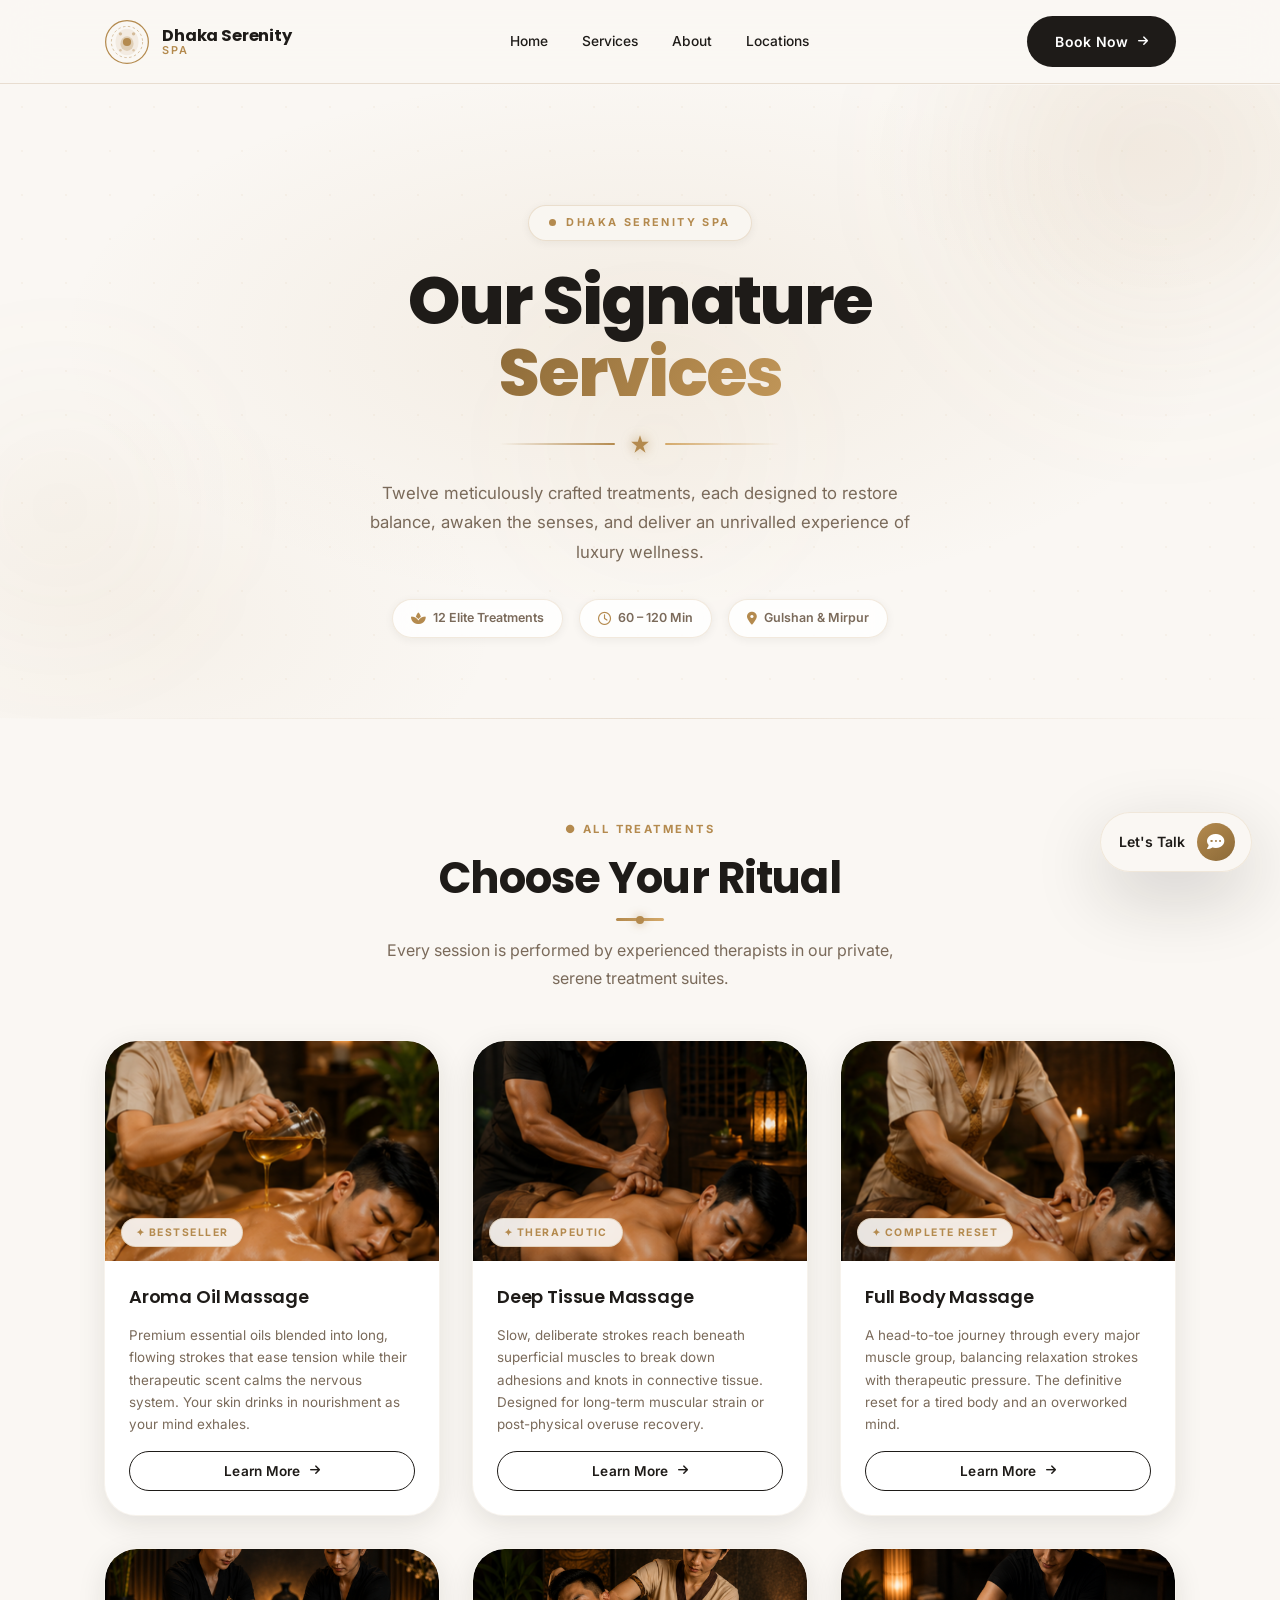
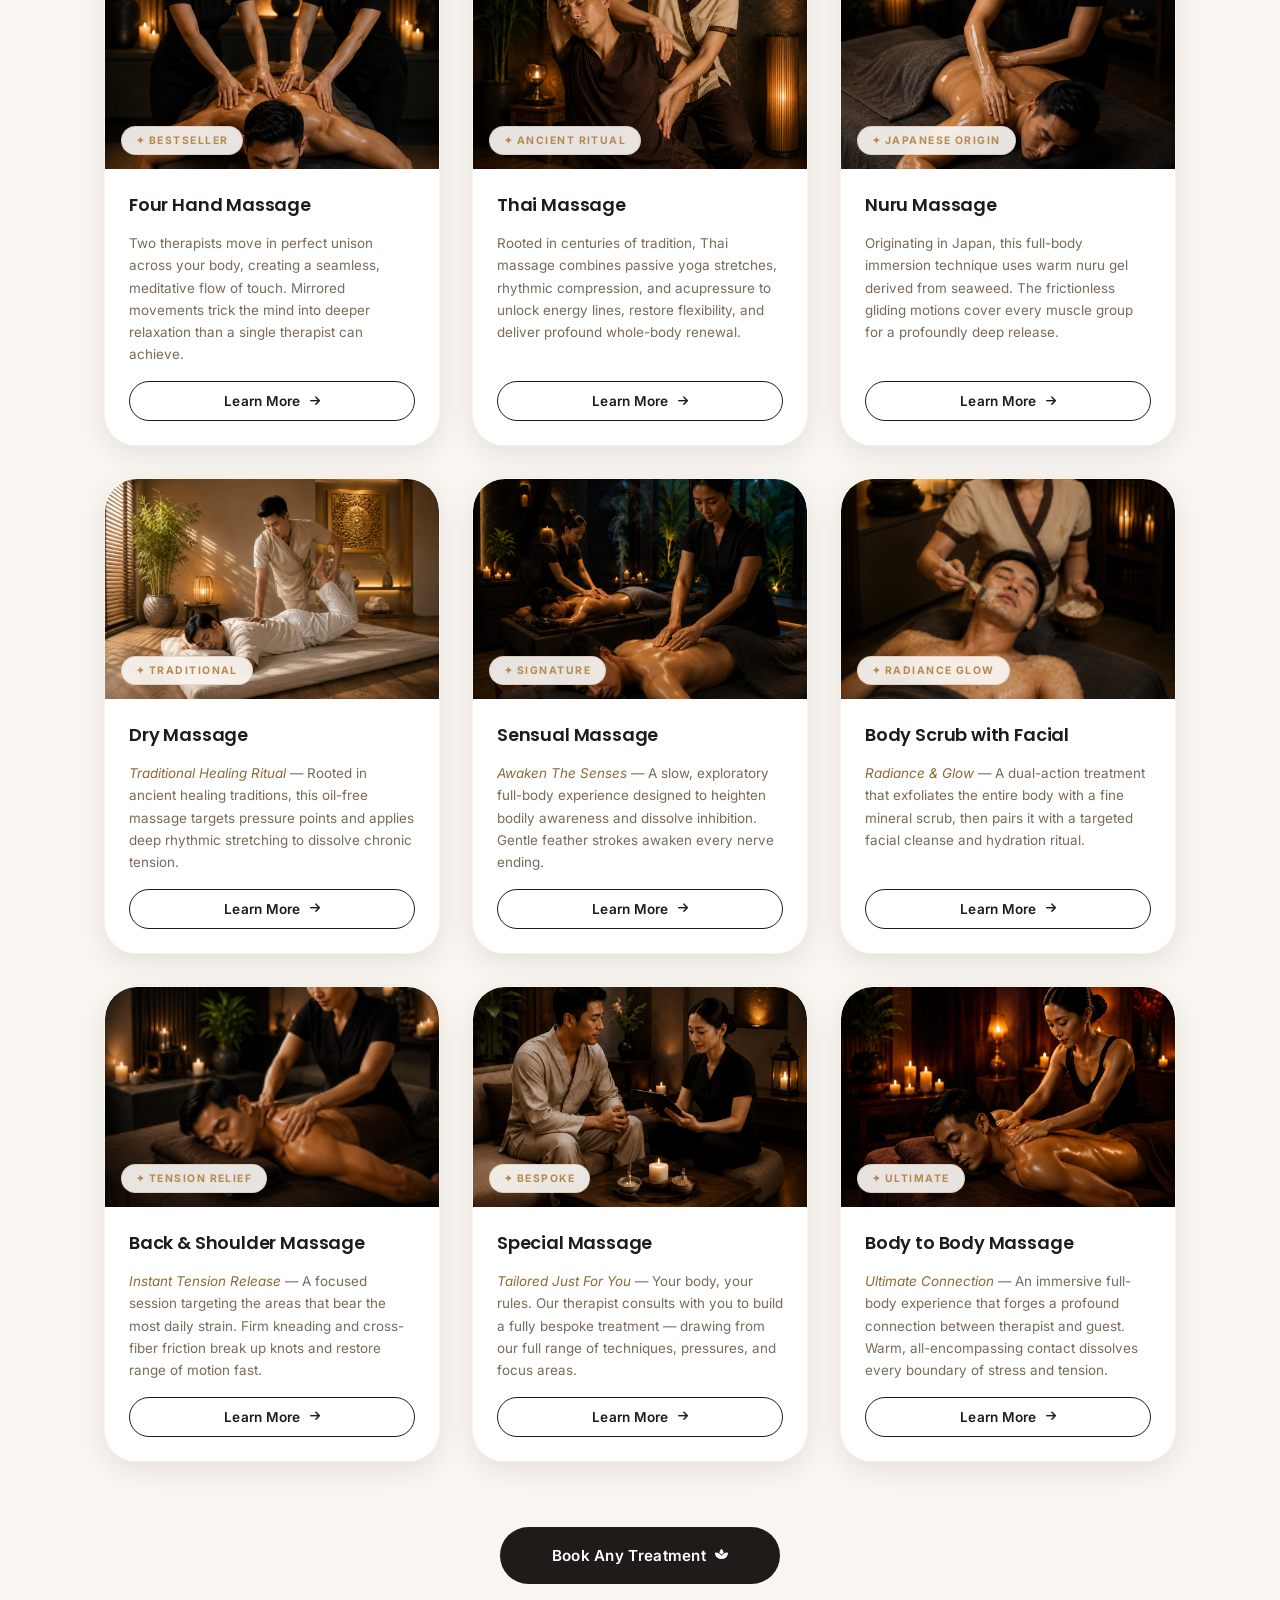
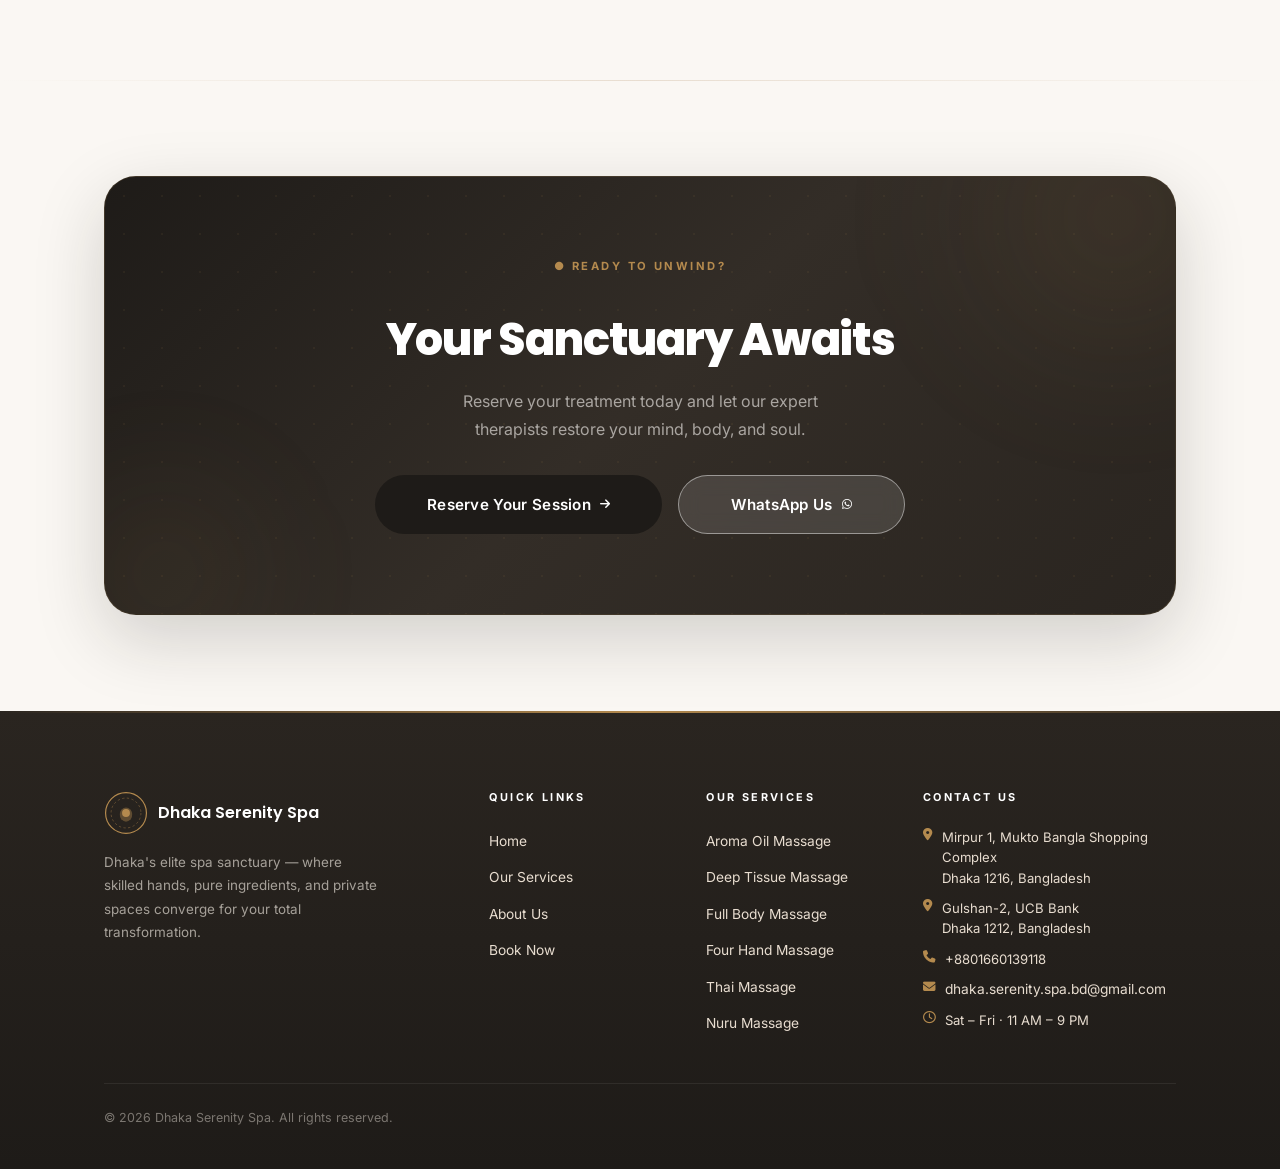
<file: services.html>
<!DOCTYPE html>
<html lang="en">
<head>
  <meta charset="UTF-8" />
  <meta name="viewport" content="width=device-width, initial-scale=1.0" />
  <meta name="description" content="Dhaka Serenity Spa – Explore our 12 signature wellness treatments. Premium spa services in Dhaka's most elite sanctuary.">
  <title>Our Services – Dhaka Serenity Spa</title>

  <link rel="preconnect" href="https://fonts.googleapis.com" />
  <link rel="preconnect" href="https://fonts.gstatic.com" crossorigin />
  <link href="https://fonts.googleapis.com/css2?family=Poppins:wght@300;400;500;600;700;800;900&family=Inter:wght@300;400;500;600;700&display=swap" rel="stylesheet" />
  <link rel="stylesheet" href="https://cdnjs.cloudflare.com/ajax/libs/font-awesome/6.5.1/css/all.min.css" />

  <link rel="stylesheet" href="styles.css" />
  <link rel="stylesheet" href="services.css" />
</head>
<body>

  <!-- ============================================================
       NAVIGATION BAR
  ============================================================ -->
  <header class="navbar" id="navbar">
    <div class="nav-container">

      <a href="index.html" class="nav-logo" aria-label="Dhaka Serenity Spa Home">
        <div class="logo-mark">
          <svg viewBox="0 0 56 56" fill="none" xmlns="http://www.w3.org/2000/svg">
            <circle cx="28" cy="28" r="26" stroke="#B48A4E" stroke-width="1.5"/>
            <circle cx="28" cy="28" r="19" stroke="#B48A4E" stroke-width="0.6" stroke-dasharray="3 3"/>
            <path d="M28 12 C20 12 14 19 14 28 C14 37 20 44 28 44 C36 44 42 37 42 28 C42 19 36 12 28 12Z" fill="#F3EBE1"/>
            <path d="M22 24 Q28 18 34 24 Q38 30 34 36 Q28 42 22 36 Q18 30 22 24Z" fill="#B48A4E" opacity="0.3"/>
            <circle cx="28" cy="28" r="5" fill="#B48A4E"/>
            <circle cx="20" cy="18" r="2" fill="#B48A4E" opacity="0.5"/>
            <circle cx="36" cy="18" r="2" fill="#B48A4E" opacity="0.5"/>
            <circle cx="20" cy="38" r="1.5" fill="#B48A4E" opacity="0.4"/>
            <circle cx="36" cy="38" r="1.5" fill="#B48A4E" opacity="0.4"/>
          </svg>
        </div>
        <div class="logo-text">
          <span class="logo-name">Dhaka Serenity</span>
          <span class="logo-sub">Spa</span>
        </div>
      </a>

      <nav class="nav-links" id="nav-links" aria-label="Primary navigation">
        <span class="nav-pill-highlight" id="nav-pill"></span>
        <a href="index.html"    class="nav-link" data-nav>Home</a>
        <a href="services.html" class="nav-link active" data-nav>Services</a>
        <a href="about.html"    class="nav-link" data-nav>About</a>
        <a href="index.html#location" class="nav-link" data-nav>Locations</a>
      </nav>

      <a href="book_now.html" class="btn btn-dark nav-cta">
        <span>Book Now</span>
        <i class="fa-solid fa-arrow-right btn-icon"></i>
      </a>

      <button class="hamburger" id="hamburger" aria-label="Toggle mobile menu" aria-expanded="false">
        <span></span><span></span><span></span>
      </button>
    </div>

    <div class="mobile-menu" id="mobile-menu" aria-hidden="true">
      <a href="index.html"    class="mobile-link">Home</a>
      <a href="services.html" class="mobile-link">Services</a>
      <a href="about.html"    class="mobile-link">About</a>
      <a href="book_now.html" class="btn btn-dark mobile-cta">Book Now</a>
    </div>
  </header>


  <!-- ============================================================
       SERVICES HERO
  ============================================================ -->
  <section class="svc-hero" id="svc-hero">
    <div class="svc-hero-orb svc-orb-1" aria-hidden="true"></div>
    <div class="svc-hero-orb svc-orb-2" aria-hidden="true"></div>
    <div class="svc-hero-orb svc-orb-3" aria-hidden="true"></div>

    <div class="svc-hero-inner">

      <div class="svc-hero-badge reveal-up">
        <span class="badge-dot" id="svc-badge-dot"></span>
        <span class="badge-text">DHAKA SERENITY SPA</span>
      </div>

      <h1 class="svc-hero-h1 reveal-up" style="--delay:0.1s">
        Our Signature<br>
        <span class="hero-h1-gradient">Services</span>
      </h1>

      <div class="svc-hero-divider reveal-up" style="--delay:0.18s">
        <div class="svc-divider-line svc-divider-left"></div>
        <div class="svc-divider-gem">
          <svg viewBox="0 0 20 20" fill="none" xmlns="http://www.w3.org/2000/svg">
            <path d="M10 2 L12 8 L18 8 L13 12 L15 18 L10 14 L5 18 L7 12 L2 8 L8 8 Z" fill="#B48A4E"/>
          </svg>
        </div>
        <div class="svc-divider-line svc-divider-right"></div>
      </div>

      <p class="svc-hero-sub reveal-up" style="--delay:0.25s">
        Twelve meticulously crafted treatments, each designed to restore balance, awaken the senses, and deliver an unrivalled experience of luxury wellness.
      </p>

      <div class="svc-hero-pills reveal-up" style="--delay:0.32s">
        <span class="svc-hero-pill"><i class="fa-solid fa-spa"></i> 12 Elite Treatments</span>
        <span class="svc-hero-pill"><i class="fa-regular fa-clock"></i> 60 – 120 Min</span>
        <span class="svc-hero-pill"><i class="fa-solid fa-location-dot"></i> Gulshan &amp; Mirpur</span>
      </div>

    </div>
  </section>


  <!-- ============================================================
       SERVICES GRID — 12 CARDS
  ============================================================ -->
  <section class="svc-cards-section" id="svc-cards">
    <div class="section-container">

      <div class="section-header center-text">
        <span class="section-tag reveal-up">● ALL TREATMENTS</span>
        <h2 class="section-title reveal-up" style="--delay:0.1s">Choose Your Ritual</h2>
        <div class="section-divider reveal-up" style="--delay:0.15s"></div>
        <p class="section-subtitle reveal-up" style="--delay:0.2s">Every session is performed by experienced therapists in our private, serene treatment suites.</p>
      </div>

      <div class="svc-cards-grid">

        <!-- CARD 01: Aroma Oil Massage -->
        <article id="aroma-oil-massage" class="service-card reveal-up" style="--delay:0.05s" data-service="0" tabindex="0" role="button" aria-label="View Aroma Oil Massage details">
          <div class="card-img-wrap">
            <img src="scard1.png">
            <span class="card-pill-label">✦ BESTSELLER</span>
          </div>
          <div class="card-body">
            <h3 class="card-title">Aroma Oil Massage</h3>
            <p class="card-excerpt">Premium essential oils blended into long, flowing strokes that ease tension while their therapeutic scent calms the nervous system. Your skin drinks in nourishment as your mind exhales.</p>
            <button class="btn btn-outline-dark svc-card-btn" data-service="0">
              <span>Learn More</span>
              <i class="fa-solid fa-arrow-right btn-icon"></i>
            </button>
          </div>
        </article>

        <!-- CARD 02: Deep Tissue Massage -->
        <article id="deep-tissue-massage" class="service-card reveal-up" style="--delay:0.1s" data-service="1" tabindex="0" role="button" aria-label="View Deep Tissue Massage details">
          <div class="card-img-wrap">
              <img src="scard2.png">
              <span class="card-pill-label">✦ THERAPEUTIC</span>
          </div>
          <div class="card-body">
            <h3 class="card-title">Deep Tissue Massage</h3>
            <p class="card-excerpt">Slow, deliberate strokes reach beneath superficial muscles to break down adhesions and knots in connective tissue. Designed for long-term muscular strain or post-physical overuse recovery.</p>
            
            <button class="btn btn-outline-dark svc-card-btn" data-service="1">
              <span>Learn More</span>
              <i class="fa-solid fa-arrow-right btn-icon"></i>
            </button>
          </div>
        </article>

        <!-- CARD 03: Full Body Massage -->
        <article id="full-body-massage" class="service-card reveal-up" style="--delay:0.15s" data-service="2" tabindex="0" role="button" aria-label="View Full Body Massage details">
          <div class="card-img-wrap">
            <img src="scard3.png">
            <span class="card-pill-label">✦ COMPLETE RESET</span>
          </div>
          <div class="card-body">
            <h3 class="card-title">Full Body Massage</h3>
            <p class="card-excerpt">A head-to-toe journey through every major muscle group, balancing relaxation strokes with therapeutic pressure. The definitive reset for a tired body and an overworked mind.</p>
            
            <button class="btn btn-outline-dark svc-card-btn" data-service="2">
              <span>Learn More</span>
              <i class="fa-solid fa-arrow-right btn-icon"></i>
            </button>
          </div>
        </article>

        <!-- CARD 04: Four Hand Massage -->
        <article id="four-hand-massage" class="service-card reveal-up" style="--delay:0.2s" data-service="3" tabindex="0" role="button" aria-label="View Four Hand Massage details">
          <div class="card-img-wrap">
            <img src="scard4.png">
            <span class="card-pill-label">✦ BESTSELLER</span>
          </div>
          <div class="card-body">
            <h3 class="card-title">Four Hand Massage</h3>
            <p class="card-excerpt">Two therapists move in perfect unison across your body, creating a seamless, meditative flow of touch. Mirrored movements trick the mind into deeper relaxation than a single therapist can achieve.</p>
           
            <button class="btn btn-outline-dark svc-card-btn" data-service="3">
              <span>Learn More</span>
              <i class="fa-solid fa-arrow-right btn-icon"></i>
            </button>
          </div>
        </article>

        <!-- CARD 05: Thai Massage -->
        <article id="thai-massage" class="service-card reveal-up" style="--delay:0.25s" data-service="4" tabindex="0" role="button" aria-label="View Thai Massage details">
          <div class="card-img-wrap">
            <img src="scard5.png">
            <span class="card-pill-label">✦ ANCIENT RITUAL</span>
          </div>
          <div class="card-body">
            <h3 class="card-title">Thai Massage</h3>
            <p class="card-excerpt">Rooted in centuries of tradition, Thai massage combines passive yoga stretches, rhythmic compression, and acupressure to unlock energy lines, restore flexibility, and deliver profound whole-body renewal.</p>
            
            <button class="btn btn-outline-dark svc-card-btn" data-service="4">
              <span>Learn More</span>
              <i class="fa-solid fa-arrow-right btn-icon"></i>
            </button>
          </div>
        </article>

        <!-- CARD 06: Nuru Massage -->
        <article id="nuru-massage" class="service-card reveal-up" style="--delay:0.3s" data-service="5" tabindex="0" role="button" aria-label="View Nuru Massage details">
          <div class="card-img-wrap">
            <img src="scard6.png">
            <span class="card-pill-label">✦ JAPANESE ORIGIN</span>
          </div>
          <div class="card-body">
            <h3 class="card-title">Nuru Massage</h3>
            <p class="card-excerpt">Originating in Japan, this full-body immersion technique uses warm nuru gel derived from seaweed. The frictionless gliding motions cover every muscle group for a profoundly deep release.</p>
           
            <button class="btn btn-outline-dark svc-card-btn" data-service="5">
              <span>Learn More</span>
              <i class="fa-solid fa-arrow-right btn-icon"></i>
            </button>
          </div>
        </article>

        <!-- CARD 07: Dry Massage -->
        <article class="service-card reveal-up" style="--delay:0.05s" data-service="6" tabindex="0" role="button" aria-label="View Dry Massage details">
          <div class="card-img-wrap">
            <img src="scard7.png">
            <span class="card-pill-label">✦ TRADITIONAL</span>
          </div>
          <div class="card-body">
            <h3 class="card-title">Dry Massage</h3>
            <p class="card-excerpt card-excerpt-sub"><em>Traditional Healing Ritual</em> — Rooted in ancient healing traditions, this oil-free massage targets pressure points and applies deep rhythmic stretching to dissolve chronic tension.</p>
           
            <button class="btn btn-outline-dark svc-card-btn" data-service="6">
              <span>Learn More</span>
              <i class="fa-solid fa-arrow-right btn-icon"></i>
            </button>
          </div>
        </article>

        <!-- CARD 08: Sensual Massage -->
        <article class="service-card reveal-up" style="--delay:0.1s" data-service="7" tabindex="0" role="button" aria-label="View Sensual Massage details">
          <div class="card-img-wrap">
            <img src="scard8.png">
            <span class="card-pill-label">✦ SIGNATURE</span>
          </div>
          <div class="card-body">
            <h3 class="card-title">Sensual Massage</h3>
            <p class="card-excerpt card-excerpt-sub"><em>Awaken The Senses</em> — A slow, exploratory full-body experience designed to heighten bodily awareness and dissolve inhibition. Gentle feather strokes awaken every nerve ending.</p>
           
            <button class="btn btn-outline-dark svc-card-btn" data-service="7">
              <span>Learn More</span>
              <i class="fa-solid fa-arrow-right btn-icon"></i>
            </button>
          </div>
        </article>

        <!-- CARD 09: Body Scrub with Facial -->
        <article id="body-scrub-with-facial" class="service-card reveal-up" style="--delay:0.15s" data-service="8" tabindex="0" role="button" aria-label="View Body Scrub with Facial details">
          <div class="card-img-wrap">
            <img src="scard9.png">
            <span class="card-pill-label">✦ RADIANCE GLOW</span>
          </div>
          <div class="card-body">
            <h3 class="card-title">Body Scrub with Facial</h3>
            <p class="card-excerpt card-excerpt-sub"><em>Radiance &amp; Glow</em> — A dual-action treatment that exfoliates the entire body with a fine mineral scrub, then pairs it with a targeted facial cleanse and hydration ritual.</p>
           
            <button class="btn btn-outline-dark svc-card-btn" data-service="8">
              <span>Learn More</span>
              <i class="fa-solid fa-arrow-right btn-icon"></i>
            </button>
          </div>
        </article>

        <!-- CARD 10: Back & Shoulder Massage -->
        <article class="service-card reveal-up" style="--delay:0.2s" data-service="9" tabindex="0" role="button" aria-label="View Back and Shoulder Massage details">
          <div class="card-img-wrap">
            <img src="scard10.png">
            <span class="card-pill-label">✦ TENSION RELIEF</span>
          </div>
          <div class="card-body">
            <h3 class="card-title">Back &amp; Shoulder Massage</h3>
            <p class="card-excerpt card-excerpt-sub"><em>Instant Tension Release</em> — A focused session targeting the areas that bear the most daily strain. Firm kneading and cross-fiber friction break up knots and restore range of motion fast.</p>
            
            <button class="btn btn-outline-dark svc-card-btn" data-service="9">
              <span>Learn More</span>
              <i class="fa-solid fa-arrow-right btn-icon"></i>
            </button>
          </div>
        </article>

        <!-- CARD 11: Special Massage -->
        <article class="service-card reveal-up" style="--delay:0.25s" data-service="10" tabindex="0" role="button" aria-label="View Special Massage details">
          <div class="card-img-wrap">
            <img src="scard11.png">
            <span class="card-pill-label">✦ BESPOKE</span>
          </div>
          <div class="card-body">
            <h3 class="card-title">Special Massage</h3>
            <p class="card-excerpt card-excerpt-sub"><em>Tailored Just For You</em> — Your body, your rules. Our therapist consults with you to build a fully bespoke treatment — drawing from our full range of techniques, pressures, and focus areas.</p>
            
            <button class="btn btn-outline-dark svc-card-btn" data-service="10">
              <span>Learn More</span>
              <i class="fa-solid fa-arrow-right btn-icon"></i>
            </button>
          </div>
        </article>

        <!-- CARD 12: Body to Body Massage -->
        <article id="body-to-body-massage" class="service-card reveal-up" style="--delay:0.3s" data-service="11" tabindex="0" role="button" aria-label="View Body to Body Massage details">
          <div class="card-img-wrap">
            <img src="scard12.png">
            <span class="card-pill-label">✦ ULTIMATE</span>
          </div>
          <div class="card-body">
            <h3 class="card-title">Body to Body Massage</h3>
            <p class="card-excerpt card-excerpt-sub"><em>Ultimate Connection</em> — An immersive full-body experience that forges a profound connection between therapist and guest. Warm, all-encompassing contact dissolves every boundary of stress and tension.</p>
            
            <button class="btn btn-outline-dark svc-card-btn" data-service="11">
              <span>Learn More</span>
              <i class="fa-solid fa-arrow-right btn-icon"></i>
            </button>
          </div>
        </article>

      </div><!-- /svc-cards-grid -->

      <!-- CTA ROW -->
      <div class="svc-bottom-cta reveal-up" style="--delay:0.1s">
        <a href="book_now.html" class="btn btn-dark btn-wide ripple-btn">
          <span>Book Any Treatment</span>
          <i class="fa-solid fa-spa btn-icon"></i>
        </a>
      </div>

    </div>
  </section>


  <!-- ============================================================
       SERVICE DETAIL MODAL
  ============================================================ -->
  <div class="svc-modal-overlay" id="svcModalOverlay" aria-hidden="true" role="dialog" aria-modal="true" aria-labelledby="svcModalTitle">
    <div class="svc-modal" id="svcModal">
      <button class="svc-modal-close" id="svcModalClose" aria-label="Close">
        <i class="fa-solid fa-xmark"></i>
      </button>

      <div class="svc-modal-img-wrap">
        <div class="svc-modal-img" id="svcModalImg"></div>
        <div class="svc-modal-img-overlay"></div>
        <span class="svc-modal-badge" id="svcModalBadge"></span>
      </div>

      <div class="svc-modal-body">
        <span class="section-tag svc-modal-tag" id="svcModalTag"></span>
        <h2 class="svc-modal-title" id="svcModalTitle"></h2>
        <div class="svc-modal-divider"></div>
        <p class="svc-modal-desc" id="svcModalDesc"></p>

        <div class="svc-modal-meta">
          <div class="svc-modal-meta-item">
            <i class="fa-regular fa-clock svc-modal-meta-icon"></i>
            <div>
              <span class="svc-modal-meta-label">Duration</span>
              <span class="svc-modal-meta-val" id="svcModalDuration"></span>
            </div>
          </div>
          <div class="svc-modal-meta-sep"></div>
          <div class="svc-modal-meta-item">
            <i class="fa-solid fa-tag svc-modal-meta-icon"></i>
            <div>
              <span class="svc-modal-meta-label">Investment</span>
              <span class="svc-modal-meta-val" id="svcModalPrice"></span>
            </div>
          </div>
          <div class="svc-modal-meta-sep"></div>
          <div class="svc-modal-meta-item">
            <i class="fa-solid fa-location-dot svc-modal-meta-icon"></i>
            <div>
              <span class="svc-modal-meta-label">Available At</span>
              <span class="svc-modal-meta-val">Gulshan &amp; Mirpur</span>
            </div>
          </div>
        </div>

        <div class="svc-modal-benefit" id="svcModalBenefit"></div>

       <div class="svc-location-wrapper">

  <div class="svc-location-box">
    <div class="svc-location-title">
      <i class="fa-solid fa-location-dot"></i>
      <span>GULSHAN</span>
    </div>
    <div class="svc-location-prices" id="svcModalPricesGulshan"></div>
  </div>

  <div class="svc-location-box">
    <div class="svc-location-title">
      <i class="fa-solid fa-location-dot"></i>
      <span>MIRPUR</span>
    </div>
    <div class="svc-location-prices" id="svcModalPricesMirpur"></div>
  </div>

</div>

        <div class="svc-modal-actions">
          <a href="book_now.html" class="btn btn-dark ripple-btn">
            <span>Book This Treatment</span>
            <i class="fa-solid fa-arrow-right btn-icon"></i>
          </a>
          <a href="tel:+8801660139118" class="btn btn-outline">
            <span>Call to Book</span>
            <i class="fa-solid fa-phone btn-icon"></i>
          </a>
        </div>
      </div>
    </div>
  </div>


  <!-- ============================================================
       CTA BANNER
  ============================================================ -->
  <section class="svc-cta-section">
    <div class="section-container">
      <div class="svc-cta-banner reveal-up">
        <div class="svc-cta-orb-1" aria-hidden="true"></div>
        <div class="svc-cta-orb-2" aria-hidden="true"></div>
        <div class="svc-cta-content">
          <span class="section-tag svc-cta-tag">● READY TO UNWIND?</span>
          <h2 class="svc-cta-title">Your Sanctuary Awaits</h2>
          <p class="svc-cta-sub">Reserve your treatment today and let our expert therapists restore your mind, body, and soul.</p>
          <div class="svc-cta-btns">
            <a href="book_now.html" class="btn btn-dark btn-wide ripple-btn">
              <span>Reserve Your Session</span>
              <i class="fa-solid fa-arrow-right btn-icon"></i>
            </a>
            <a href="https://wa.me/8801660139118" target="_blank" class="btn btn-ghost-white btn-wide">
              <span>WhatsApp Us</span>
              <i class="fa-brands fa-whatsapp btn-icon"></i>
            </a>
          </div>
        </div>
      </div>
    </div>
  </section>


  <!-- ============================================================
       FOOTER
  ============================================================ -->
  <footer class="site-footer" id="footer">
    <div class="footer-container">
      <div class="footer-grid">

        <div class="footer-col footer-brand">
          <div class="footer-logo">
            <svg viewBox="0 0 56 56" fill="none" xmlns="http://www.w3.org/2000/svg" class="footer-logo-svg">
              <circle cx="28" cy="28" r="26" stroke="#B48A4E" stroke-width="1.5"/>
              <circle cx="28" cy="28" r="19" stroke="#B48A4E" stroke-width="0.5" stroke-dasharray="3 3"/>
              <path d="M22 24 Q28 18 34 24 Q38 30 34 36 Q28 42 22 36 Q18 30 22 24Z" fill="#B48A4E" opacity="0.4"/>
              <circle cx="28" cy="28" r="5" fill="#B48A4E"/>
            </svg>
            <span class="footer-brand-name">Dhaka Serenity Spa</span>
          </div>
          <p class="footer-brand-desc">Dhaka's elite spa sanctuary — where skilled hands, pure ingredients, and private spaces converge for your total transformation.</p>
        </div>

        <div class="footer-col">
          <h5 class="footer-col-title">QUICK LINKS</h5>
          <ul class="footer-links">
            <li><a href="index.html"      class="footer-link">Home</a></li>
            <li><a href="services.html"   class="footer-link">Our Services</a></li>
            <li><a href="about.html"      class="footer-link">About Us</a></li>
            <li><a href="book_now.html"   class="footer-link">Book Now</a></li>
          </ul>
        </div>

        <div class="footer-col">
          <h5 class="footer-col-title">OUR SERVICES</h5>
          <ul class="footer-links">
            <li><a href="services.html#aroma-oil-massage" class="footer-link">Aroma Oil Massage</a></li>
            <li><a href="services.html#deep-tissue-massage" class="footer-link">Deep Tissue Massage</a></li>
            <li><a href="services.html#full-body-massage" class="footer-link">Full Body Massage</a></li>
            <li><a href="services.html#four-hand-massage" class="footer-link">Four Hand Massage</a></li>
            <li><a href="services.html#thai-massage" class="footer-link">Thai Massage</a></li>
            <li><a href="services.html#nuru-massage" class="footer-link">Nuru Massage</a></li>
          </ul>
        </div>

        <div class="footer-col">
          <h5 class="footer-col-title">CONTACT US</h5>
          <ul class="footer-contact">
            <li><i class="fa-solid fa-location-dot fc-icon"></i> Mirpur 1, Mukto Bangla Shopping Complex</li>
            <li><i class="fa-solid fa-location-dot fc-icon" style="opacity:0"></i> Dhaka 1216, Bangladesh</li>
            <li><i class="fa-solid fa-location-dot fc-icon"></i> Gulshan-2, UCB Bank</li>
            <li><i class="fa-solid fa-location-dot fc-icon" style="opacity:0"></i> Dhaka 1212, Bangladesh</li>
            <li><i class="fa-solid fa-phone fc-icon"></i> +8801660139118</li>
            <li><i class="fa-solid fa-envelope fc-icon"></i>
              <a href="mailto:dhaka.serenity.spa.bd@gmail.com" class="footer-link footer-email">dhaka.serenity.spa.bd@gmail.com</a>
            </li>
            <li><i class="fa-regular fa-clock fc-icon"></i> Sat – Fri · 11 AM – 9 PM</li>
          </ul>
        </div>

      </div>

      <div class="footer-divider"></div>
      <div class="footer-sub">
        <span class="footer-copy">© 2026 Dhaka Serenity Spa. All rights reserved.</span>
      </div>
    </div>
  </footer>


  <!-- ============================================================
       CHAT WIDGET
  ============================================================ -->
  <div class="chat-widget" id="chatWidget">
    <div class="chat-stack" id="chatStack">
      <a href="tel:+8801660139118" class="chat-token chat-call" title="Call Now" aria-label="Call us directly">
        <i class="fa-solid fa-phone-volume"></i>
      </a>
      <a href="https://wa.me/8801660139118" class="chat-token chat-whatsapp" title="WhatsApp" aria-label="Chat on WhatsApp" target="_blank">
        <i class="fa-brands fa-whatsapp"></i>
      </a>
    </div>
    <div class="chat-pill" id="chatPill" role="button" tabindex="0" aria-expanded="false" aria-label="Open contact options">
      <span class="chat-pill-text">Let's Talk</span>
      <div class="chat-pill-avatar">
        <i class="fa-solid fa-comment-dots chat-avatar-icon"></i>
      </div>
    </div>
    <div class="chat-close" id="chatClose" role="button" tabindex="0" aria-label="Close contact menu">
      <i class="fa-solid fa-xmark chat-x"></i>
    </div>
  </div>

  <!-- BACK TO TOP -->
  <button class="back-to-top" id="backToTop" aria-label="Back to top">
    <i class="fa-solid fa-chevron-up"></i>
  </button>

  <script src="script.js"></script>
  <script src="services.js"></script>
</body>
</html>
</file>
<file: styles.css>
/* ================================================================
   DHAKA SERENITY SPA — MASTER STYLESHEET
   Fonts: Poppins (headings) + Inter (body)
   ================================================================ */


/* ================================================================
   1. CSS CUSTOM PROPERTIES
   ================================================================ */
:root {
  --color-dark:        #1E1B18;
  --color-dark-2:      #2A2520;
  --color-dark-3:      #332D27;
  --color-gold:        #B48A4E;
  --color-gold-light:  #D4A96A;
  --color-gold-dim:    #8C6A38;
  --color-gold-glow:   rgba(180,138,78,0.18);
  --color-cream:       #FAF7F3;
  --color-cream-2:     #F3EBE1;
  --color-cream-3:     #E8DDD0;
  --color-white:       #FFFFFF;
  --color-text-main:   #1E1B18;
  --color-text-muted:  #7A6A5A;
  --color-text-light:  #B0A090;
  --color-pink:        #FCE4E4;
  --color-blue:        #DDE8F8;
  --color-orange:      #FDEBD3;
  --color-yellow:      #FDF6D8;

  --font-display:      'Poppins', sans-serif;
  --font-body:         'Inter', sans-serif;

  --sp-1:  8px;
  --sp-2:  16px;
  --sp-3:  24px;
  --sp-4:  32px;
  --sp-5:  40px;
  --sp-6:  48px;
  --sp-8:  64px;
  --sp-10: 80px;
  --sp-12: 96px;
  --sp-16: 128px;

  --radius-sm:   8px;
  --radius-md:   14px;
  --radius-lg:   22px;
  --radius-xl:   32px;
  --radius-pill: 9999px;

  --shadow-sm:      0 2px 10px rgba(30,27,24,0.06);
  --shadow-md:      0 8px 28px rgba(30,27,24,0.10);
  --shadow-lg:      0 16px 48px rgba(30,27,24,0.14);
  --shadow-xl:      0 24px 70px rgba(30,27,24,0.18);
  --shadow-gold:    0 8px 32px rgba(180,138,78,0.28);
  --shadow-gold-lg: 0 16px 56px rgba(180,138,78,0.35);

  --ease-smooth: cubic-bezier(0.4, 0, 0.2, 1);
  --ease-spring: cubic-bezier(0.34, 1.56, 0.64, 1);
  --ease-out:    cubic-bezier(0, 0, 0.2, 1);
  --ease-expo:   cubic-bezier(0.16, 1, 0.3, 1);
  --t-fast:   0.15s;
  --t-mid:    0.28s;
  --t-slow:   0.45s;

  --max-width: 1200px;
  --section-px: clamp(20px, 5vw, 80px);
}


/* ================================================================
   2. RESET & BASE
   ================================================================ */
*, *::before, *::after {
  margin: 0; padding: 0; box-sizing: border-box;
}
html {
  scroll-behavior: smooth;
  font-size: 16px;
  -webkit-text-size-adjust: 100%;
  overflow-x: hidden;
}
body {
  font-family: var(--font-body);
  background-color: var(--color-cream);
  color: var(--color-text-main);
  line-height: 1.65;
}
a, button, [role="button"], [tabindex="0"] { cursor: pointer; }
img, svg { display: block; max-width: 100%; }
ul { list-style: none; }
a { text-decoration: none; color: inherit; }
:focus-visible {
  outline: 2px solid var(--color-gold);
  outline-offset: 3px;
  border-radius: var(--radius-sm);
}


/* ================================================================
   3. TYPOGRAPHY
   ================================================================ */
h1, h2, h3, h4, h5 {
  font-family: var(--font-display);
  line-height: 1.12;
  color: var(--color-dark);
  letter-spacing: -0.02em;
}

.section-tag {
  display: inline-block;
  font-family: var(--font-body);
  font-size: 0.7rem;
  font-weight: 700;
  letter-spacing: 0.22em;
  color: var(--color-gold);
  text-transform: uppercase;
  margin-bottom: var(--sp-2);
}

.section-title {
  font-size: clamp(1.8rem, 3.8vw, 2.7rem);
  font-weight: 700;
  margin-bottom: var(--sp-2);
}

.section-divider {
  width: 48px;
  height: 3px;
  background: linear-gradient(90deg, var(--color-gold), var(--color-gold-light));
  margin: var(--sp-2) auto var(--sp-2);
  border-radius: 3px;
  position: relative;
  overflow: visible;
}
.section-divider::after {
  content: '';
  position: absolute;
  left: 50%;
  top: 50%;
  transform: translate(-50%,-50%);
  width: 8px; height: 8px;
  border-radius: 50%;
  background: var(--color-gold);
  box-shadow: 0 0 10px rgba(180,138,78,0.7);
  animation: dividerDotPulse 2.5s ease-in-out infinite;
}
@keyframes dividerDotPulse {
  0%, 100% { box-shadow: 0 0 8px rgba(180,138,78,0.6); }
  50%       { box-shadow: 0 0 18px rgba(180,138,78,1); }
}

.section-subtitle {
  font-size: 1rem;
  color: var(--color-text-muted);
  max-width: 520px;
  margin: 0 auto;
  line-height: 1.7;
}

.section-desc {
  font-size: 1rem;
  color: var(--color-text-muted);
  max-width: 480px;
  margin-top: var(--sp-1);
  line-height: 1.7;
}

.center-text { text-align: center; }
.left-text   { text-align: left; }


/* ================================================================
   4. UTILITY CLASSES
   ================================================================ */
.section-container {
  max-width: var(--max-width);
  margin: 0 auto;
  padding: var(--sp-12) var(--section-px);
}

.section-header { margin-bottom: var(--sp-6); }

/* ---- BUTTON SYSTEM ---- */
.btn {
  display: inline-flex;
  align-items: center;
  gap: 9px;
  padding: 14px 28px;
  border-radius: var(--radius-pill);
  font-family: var(--font-body);
  font-size: 0.875rem;
  font-weight: 600;
  letter-spacing: 0.02em;
  border: none;
  transition:
    background-color var(--t-mid) var(--ease-smooth),
    color           var(--t-mid) var(--ease-smooth),
    transform       var(--t-mid) var(--ease-spring),
    box-shadow      var(--t-mid) var(--ease-smooth);
  position: relative;
  overflow: hidden;
  white-space: nowrap;
}

/* Magnetic icon nudge on hover */
.btn:hover .btn-icon,
.btn:hover .fa-arrow-right,
.btn:hover .fa-arrow-up-right-from-square {
  transform: translate(3px, -1px);
  transition: transform var(--t-mid) var(--ease-spring);
}
.btn .btn-icon,
.btn .fa-arrow-right,
.btn .fa-arrow-up-right-from-square {
  transition: transform var(--t-mid) var(--ease-spring);
}

.btn-dark {
  background-color: var(--color-dark);
  color: var(--color-white);
}
.btn-dark:hover {
  background-color: var(--color-gold);
  transform: translateY(-3px);
  box-shadow: var(--shadow-gold);
}

.btn-outline {
  background-color: transparent;
  color: var(--color-dark);
  border: 2px solid var(--color-gold);
}
.btn-outline:hover {
  background-color: var(--color-cream-2);
  border-color: var(--color-gold);
  transform: translateY(-3px);
  box-shadow: var(--shadow-gold);
}

.btn-outline-dark {
  background-color: transparent;
  color: var(--color-dark);
  border: 1.5px solid var(--color-dark);
  font-size: 0.85rem;
  padding: 11px 22px;
  width: 100%;
  justify-content: center;
}
.btn-outline-dark:hover {
  background: var(--color-gold);
  color: var(--color-white);
  border-color: var(--color-gold);
  transform: translateY(-2px);
  box-shadow: var(--shadow-gold);
}

.btn-ghost-white {
  background-color: rgba(255,255,255,0.12);
  color: var(--color-white);
  border: 1.5px solid rgba(255,255,255,0.45);
  backdrop-filter: blur(10px);
}
.btn-ghost-white:hover {
  background-color: rgba(255,255,255,0.22);
  border-color: var(--color-white);
  transform: translateY(-3px);
}

.btn-wide  { padding: 16px 52px; font-size: 0.95rem; }
.btn-hero  { padding: 15px 30px; font-size: 0.95rem; }
.btn-icon  { font-size: 0.72rem; }

/* Ripple */
.ripple-btn .ripple {
  position: absolute;
  border-radius: 50%;
  background: rgba(255,255,255,0.32);
  transform: scale(0);
  animation: rippleAnim 0.7s var(--ease-smooth);
  pointer-events: none;
}
@keyframes rippleAnim {
  to { transform: scale(4.5); opacity: 0; }
}


/* ================================================================
   5. PAGE LOADER
   ================================================================ */
.page-loader {
  position: fixed;
  inset: 0;
  background: var(--color-dark);
  z-index: 9999;
  display: flex;
  align-items: center;
  justify-content: center;
  transition: opacity 0.9s var(--ease-expo), visibility 0.9s;
}
.page-loader.hidden {
  opacity: 0;
  visibility: hidden;
  pointer-events: none;
}

.loader-inner {
  display: flex;
  flex-direction: column;
  align-items: center;
  gap: var(--sp-2);
  animation: loaderFadeIn 0.6s var(--ease-expo) forwards;
}
@keyframes loaderFadeIn {
  from { opacity: 0; transform: translateY(16px); }
  to   { opacity: 1; transform: translateY(0); }
}

.loader-ring {
  position: relative;
  width: 80px; height: 80px;
  display: flex; align-items: center; justify-content: center;
}
.loader-ring::before {
  content: '';
  position: absolute;
  inset: -8px;
  border-radius: 50%;
  border: 2px solid transparent;
  border-top-color: var(--color-gold);
  border-right-color: rgba(180,138,78,0.25);
  animation: loaderRingSpin 1s linear infinite;
}
/* Second counter-rotating ring */
.loader-ring::after {
  content: '';
  position: absolute;
  inset: -16px;
  border-radius: 50%;
  border: 1px solid transparent;
  border-bottom-color: rgba(180,138,78,0.35);
  animation: loaderRingSpin 1.8s linear infinite reverse;
}
@keyframes loaderRingSpin {
  to { transform: rotate(360deg); }
}

.loader-logo {
  width: 64px; height: 64px;
  animation: loaderPulse 2s ease-in-out infinite;
}
@keyframes loaderPulse {
  0%, 100% { opacity: 1; transform: scale(1); }
  50%       { opacity: 0.75; transform: scale(0.93); }
}

.loader-text {
  font-family: var(--font-display);
  font-size: 1.05rem;
  font-weight: 600;
  color: var(--color-cream-2);
  letter-spacing: 0.18em;
  margin-top: 6px;
}
.loader-subtext {
  font-size: 0.75rem;
  color: rgba(235,229,220,0.45);
  letter-spacing: 0.12em;
  margin-top: -8px;
  animation: subtextFade 1.8s ease-in-out infinite;
}
@keyframes subtextFade {
  0%, 100% { opacity: 0.45; }
  50%       { opacity: 0.75; }
}

.loader-bar {
  width: 180px;
  height: 2px;
  background: rgba(255,255,255,0.08);
  border-radius: 2px;
  overflow: hidden;
  margin-top: var(--sp-2);
}
.loader-fill {
  height: 100%;
  background: linear-gradient(90deg, var(--color-gold-dim), var(--color-gold-light), var(--color-gold));
  background-size: 200% 100%;
  animation: loaderProgress 1.5s var(--ease-smooth) forwards, shimmerBar 1.5s linear infinite;
}
@keyframes loaderProgress {
  from { width: 0%; }
  to   { width: 100%; }
}
@keyframes shimmerBar {
  0%   { background-position: 200% 0; }
  100% { background-position: -200% 0; }
}


/* ================================================================
   6. NAVIGATION BAR
   ================================================================ */
.navbar {
  position: sticky;
  top: 0;
  z-index: 1000;
  background-color: rgba(250, 247, 243, 0.88);
  backdrop-filter: blur(20px);
  -webkit-backdrop-filter: blur(20px);
  border-bottom: 1px solid transparent;
  transition:
    background-color var(--t-mid) var(--ease-smooth),
    box-shadow       var(--t-mid) var(--ease-smooth),
    border-color     var(--t-mid) var(--ease-smooth);
}
.navbar.scrolled {
  background-color: rgba(250, 247, 243, 0.98);
  box-shadow: 0 4px 24px rgba(30,27,24,0.08);
  border-color: var(--color-cream-3);
}

.nav-container {
  max-width: var(--max-width);
  margin: 0 auto;
  padding: 16px var(--section-px);
  display: flex;
  align-items: center;
  justify-content: space-between;
  gap: var(--sp-3);
}

.nav-logo {
  display: flex;
  align-items: center;
  gap: 12px;
  flex-shrink: 0;
}
.logo-mark {
  width: 46px; height: 46px;
  flex-shrink: 0;
  transition: transform var(--t-slow) var(--ease-spring);
}
.nav-logo:hover .logo-mark { transform: rotate(15deg) scale(1.08); }

.logo-text {
  display: flex;
  flex-direction: column;
  line-height: 1.1;
}
.logo-name {
  font-family: var(--font-display);
  font-size: 1.02rem;
  font-weight: 700;
  color: var(--color-dark);
  letter-spacing: -0.01em;
}
.logo-sub {
  font-family: var(--font-body);
  font-size: 0.68rem;
  letter-spacing: 0.2em;
  color: var(--color-gold);
  text-transform: uppercase;
  font-weight: 600;
}

.nav-links {
  display: flex;
  align-items: center;
  gap: 2px;
  position: relative;
}
.nav-pill-highlight {
  position: absolute;
  background-color: var(--color-cream-2);
  border-radius: var(--radius-pill);
  height: 36px;
  transition:
    left    0.3s var(--ease-expo),
    width   0.3s var(--ease-expo),
    opacity var(--t-fast) var(--ease-smooth);
  pointer-events: none;
  z-index: 0;
  opacity: 0;
}
.nav-link {
  position: relative;
  z-index: 1;
  padding: 9px 16px;
  font-family: var(--font-body);
  font-size: 0.86rem;
  font-weight: 500;
  color: var(--color-text-main);
  border-radius: var(--radius-pill);
  transition: color var(--t-mid) var(--ease-smooth);
  white-space: nowrap;
}
.nav-link:hover, .nav-link.active { color: var(--color-gold); }

.nav-cta { flex-shrink: 0; }

.hamburger {
  display: none;
  flex-direction: column;
  gap: 5px;
  background: none;
  border: none;
  padding: 6px;
  cursor: pointer;
}
.hamburger span {
  display: block;
  width: 24px; height: 2px;
  background: var(--color-dark);
  border-radius: 2px;
  transition:
    transform var(--t-mid) var(--ease-spring),
    opacity   var(--t-fast) var(--ease-smooth),
    width     var(--t-mid) var(--ease-smooth);
  transform-origin: center;
}
.hamburger.open span:nth-child(1) { transform: translateY(7px) rotate(45deg); }
.hamburger.open span:nth-child(2) { opacity: 0; transform: scaleX(0); }
.hamburger.open span:nth-child(3) { transform: translateY(-7px) rotate(-45deg); }

.mobile-menu {
  max-height: 0;
  overflow: hidden;
  background-color: var(--color-white);
  border-top: 1px solid var(--color-cream-3);
  transition: max-height 0.4s var(--ease-expo);
}
.mobile-menu.open { max-height: 420px; }
.mobile-link {
  display: block;
  padding: 14px var(--section-px);
  font-family: var(--font-body);
  font-size: 0.95rem;
  font-weight: 500;
  color: var(--color-dark);
  border-bottom: 1px solid var(--color-cream-3);
  transition: color var(--t-fast), background-color var(--t-fast), padding-left var(--t-mid) var(--ease-spring);
}
.mobile-link:hover {
  color: var(--color-gold);
  background-color: var(--color-cream-2);
  padding-left: calc(var(--section-px) + 8px);
}
.mobile-cta {
  display: block;
  margin: var(--sp-2) var(--section-px) var(--sp-3);
  text-align: center;
}


/* ================================================================
   7. HERO SECTION
   ================================================================ */
.hero-section {
  min-height: 100vh;
  background:
    radial-gradient(ellipse 65% 75% at 68% 38%, rgba(180,138,78,0.09) 0%, transparent 68%),
    radial-gradient(ellipse 50% 55% at 18% 82%, rgba(180,138,78,0.06) 0%, transparent 60%),
    radial-gradient(ellipse 40% 40% at 85% 15%, rgba(180,138,78,0.04) 0%, transparent 55%),
    var(--color-cream);
  display: flex;
  flex-direction: column;
  justify-content: center;
  position: relative;
  overflow: hidden;
  padding-top: 0;
}

.hero-section::before {
  content: '';
  position: absolute;
  inset: 0;
  background-image: radial-gradient(circle, rgba(180,138,78,0.10) 1px, transparent 1px);
  background-size: 40px 40px;
  pointer-events: none;
  opacity: 0.45;
}

/* Ambient floating orbs */
.hero-orb {
  position: absolute;
  border-radius: 50%;
  pointer-events: none;
  filter: blur(70px);
  will-change: transform;
}
.hero-orb-1 {
  width: 540px; height: 540px;
  background: radial-gradient(circle, rgba(180,138,78,0.11) 0%, transparent 70%);
  top: -160px; right: -120px;
  animation: orbDrift1 14s ease-in-out infinite;
}
.hero-orb-2 {
  width: 320px; height: 320px;
  background: radial-gradient(circle, rgba(180,138,78,0.07) 0%, transparent 70%);
  bottom: 80px; left: -80px;
  animation: orbDrift2 18s ease-in-out infinite;
}
.hero-orb-3 {
  width: 220px; height: 220px;
  background: radial-gradient(circle, rgba(212,169,106,0.08) 0%, transparent 70%);
  top: 40%; left: 45%;
  animation: orbDrift3 22s ease-in-out infinite;
}
@keyframes orbDrift1 {
  0%, 100% { transform: translate(0, 0) scale(1); }
  33%       { transform: translate(-50px, 35px) scale(1.06); }
  66%       { transform: translate(25px, -25px) scale(0.96); }
}
@keyframes orbDrift2 {
  0%, 100% { transform: translate(0, 0); }
  50%       { transform: translate(35px, -50px); }
}
@keyframes orbDrift3 {
  0%, 100% { transform: translate(0, 0) scale(1); }
  50%       { transform: translate(-25px, 25px) scale(1.1); }
}

.hero-container {
  max-width: var(--max-width);
  margin: 0 auto;
  padding: var(--sp-16) var(--section-px) var(--sp-12);
  display: grid;
  grid-template-columns: 55fr 45fr;
  gap: var(--sp-8);
  align-items: center;
  width: 100%;
  position: relative;
  z-index: 2;
}

.hero-text-col {
  display: flex;
  flex-direction: column;
  gap: 0;
}

/* Hero badge */
.hero-badge {
  display: inline-flex;
  align-items: center;
  gap: 10px;
  border: 1.5px solid rgba(180,138,78,0.22);
  border-radius: var(--radius-pill);
  padding: 9px 22px 9px 14px;
  font-family: var(--font-body);
  font-size: 0.7rem;
  font-weight: 700;
  letter-spacing: 0.2em;
  color: var(--color-gold);
  width: fit-content;
  margin-bottom: var(--sp-3);
  background: rgba(180,138,78,0.06);
  backdrop-filter: blur(8px);
  transition: border-color var(--t-mid), background var(--t-mid), box-shadow var(--t-mid), transform var(--t-mid) var(--ease-spring);
}
.hero-badge:hover {
  border-color: var(--color-gold);
  background: rgba(180,138,78,0.1);
  box-shadow: 0 0 24px rgba(180,138,78,0.22);
  transform: translateY(-2px);
}

.badge-dot {
  width: 8px; height: 8px;
  border-radius: 50%;
  background: var(--color-gold);
  animation: dotPulse 2.2s ease-in-out infinite;
  flex-shrink: 0;
}
@keyframes dotPulse {
  0%, 100% { opacity: 1; box-shadow: 0 0 0 0 rgba(180,138,78,0.5); }
  50%       { opacity: 0.6; box-shadow: 0 0 0 8px rgba(180,138,78,0); }
}

/* H1 */
.hero-h1 {
  font-family: var(--font-display);
  font-size: clamp(2.3rem, 5.2vw, 3.8rem);
  font-weight: 800;
  line-height: 1.08;
  margin-bottom: var(--sp-3);
  color: var(--color-dark);
  letter-spacing: -0.03em;
}

.hero-h1-gradient {
  background: linear-gradient(
    120deg,
    var(--color-gold-dim) 0%,
    var(--color-gold) 25%,
    var(--color-gold-light) 50%,
    var(--color-dark) 65%,
    var(--color-gold) 80%,
    var(--color-gold-light) 100%
  );
  background-size: 320% auto;
  -webkit-background-clip: text;
  -webkit-text-fill-color: transparent;
  background-clip: text;
  animation: gradientShimmer 5s linear infinite;
}
@keyframes gradientShimmer {
  0%   { background-position: 0% center; }
  100% { background-position: 320% center; }
}

.hero-subtext {
  font-family: var(--font-body);
  font-size: 1.05rem;
  color: var(--color-text-muted);
  line-height: 1.75;
  max-width: 460px;
  margin-bottom: var(--sp-5);
}

.hero-btns {
  display: flex;
  gap: var(--sp-2);
  flex-wrap: wrap;
  margin-bottom: var(--sp-6);
}

/* Stats */
.stats-divider {
  width: 100%;
  height: 1px;
  background: linear-gradient(90deg, transparent, var(--color-cream-3), transparent);
  margin-bottom: var(--sp-4);
}
.stats-row {
  display: flex;
  align-items: center;
  gap: var(--sp-3);
}
.stat-item {
  display: flex;
  flex-direction: column;
  gap: 2px;
  cursor: default;
  transition: transform var(--t-mid) var(--ease-spring);
}
.stat-item:hover { transform: translateY(-6px); }

.stat-number {
  font-family: var(--font-display);
  font-size: 1.5rem;
  font-weight: 700;
  color: var(--color-gold);
  line-height: 1;
}
.stat-label {
  font-family: var(--font-body);
  font-size: 0.68rem;
  color: var(--color-text-light);
  letter-spacing: 0.06em;
  text-transform: uppercase;
}
.stats-sep {
  width: 1px; height: 40px;
  background: var(--color-cream-3);
  flex-shrink: 0;
}


/* ---- Hero Visual Column ---- */
.hero-visual-col {
  position: relative;
  display: flex;
  justify-content: center;
  align-items: center;
}
.hero-visual-inner {
  position: relative;
  overflow: visible;
  width: 100%;
  max-width: 460px;
}
.hero-img-bg {
  position: absolute;
  width: 90%; height: 90%;
  top: 5%; left: 5%;
  background: radial-gradient(ellipse, rgba(180,138,78,0.14) 0%, transparent 70%);
  border-radius: 50%;
  z-index: 0;
  animation: bgPulse 7s ease-in-out infinite;
}
@keyframes bgPulse {
  0%, 100% { transform: scale(1); opacity: 0.8; }
  50%       { transform: scale(1.08); opacity: 1; }
}

.hero-img-frame {
  position: relative;
  z-index: 1;
  border-radius: var(--radius-xl);
  overflow: hidden;
  aspect-ratio: 4 / 5;
  background: linear-gradient(145deg, var(--color-cream-2), var(--color-cream-3));
  border: 1px solid rgba(180,138,78,0.2);
  box-shadow: var(--shadow-xl), 0 0 60px rgba(180,138,78,0.12);
  transition: transform 0.6s var(--ease-expo), box-shadow 0.6s var(--ease-smooth);
}
.hero-img {
  width: 100%;
  height: 100%;
  object-fit: cover;
  display: block;
border-radius: inherit;
}

.hero-img-frame::after {
  content: '';
  position: absolute;
  inset: 0;
  background: linear-gradient(to top, rgba(0,0,0,0.25), transparent);
}

.hero-img-frame:hover {
  transform: perspective(900px) rotateY(-5deg) rotateX(2deg) translateY(-8px);
  box-shadow: var(--shadow-xl), 0 0 90px rgba(180,138,78,0.22);
}

.hero-img-placeholder {
  width: 100%; height: 100%;
  display: flex;
  align-items: center;
  justify-content: center;
  position: relative;
  overflow: hidden;
  background: linear-gradient(160deg, #f5ede0 0%, #e8d5bc 45%, #cdb38e 100%);
}

/* Spa Visual CSS art */
.spa-visual {
  position: relative;
  width: 270px; height: 270px;
}

.spa-circle-1, .spa-circle-2, .spa-circle-3 {
  position: absolute;
  border-radius: 50%;
  top: 50%; left: 50%;
  transform: translate(-50%, -50%);
  border: 1.5px solid rgba(180,138,78,0.28);
}
.spa-circle-1 { width: 270px; height: 270px; animation: rotateSlow 22s linear infinite; }
.spa-circle-2 { width: 196px; height: 196px; border-style: dashed; animation: rotateSlow 16s linear infinite reverse; border-color: rgba(180,138,78,0.2); }
.spa-circle-3 { width: 134px; height: 134px; background: rgba(180,138,78,0.07); border: none; }

@keyframes rotateSlow {
  to { transform: translate(-50%, -50%) rotate(360deg); }
}

/* Floating particles */
.spa-particle {
  position: absolute;
  border-radius: 50%;
  background: radial-gradient(circle, rgba(180,138,78,0.6), transparent);
  animation: particleFloat 4s ease-in-out infinite;
}
.spa-p-1 { width: 10px; height: 10px; top: 20%; left: 15%; animation-delay: 0s; }
.spa-p-2 { width: 6px;  height: 6px;  top: 70%; left: 25%; animation-delay: 0.8s; }
.spa-p-3 { width: 8px;  height: 8px;  top: 25%; right: 15%; animation-delay: 1.6s; }
.spa-p-4 { width: 5px;  height: 5px;  top: 75%; right: 20%; animation-delay: 2.4s; }
@keyframes particleFloat {
  0%, 100% { transform: translateY(0) scale(1); opacity: 0.6; }
  50%       { transform: translateY(-16px) scale(1.25); opacity: 1; }
}

.spa-leaf {
  position: absolute;
  width: 58px; height: 88px;
  border-radius: 50% 50% 50% 0;
  background: linear-gradient(145deg, #7ab87a, #4d8a4d);
  opacity: 0.65;
  filter: drop-shadow(0 4px 8px rgba(0,0,0,0.15));
}
.spa-leaf-1 { top: 8px; left: 18px; transform: rotate(-28deg); animation: leafSway 5s ease-in-out infinite; }
.spa-leaf-2 { bottom: 18px; right: 8px; transform: rotate(152deg); opacity: 0.45; animation: leafSway2 6.5s ease-in-out infinite reverse; }
@keyframes leafSway {
  0%, 100% { transform: rotate(-28deg) scale(1); }
  50%       { transform: rotate(-22deg) scale(1.05); }
}
@keyframes leafSway2 {
  0%, 100% { transform: rotate(152deg) scale(1); }
  50%       { transform: rotate(158deg) scale(1.05); }
}

.spa-candle {
  position: absolute;
  bottom: 28px; left: 50%;
  transform: translateX(-50%);
  width: 14px; height: 48px;
  background: linear-gradient(to bottom, #f5deb3, #cca87a);
  border-radius: 3px;
  box-shadow: 0 4px 12px rgba(0,0,0,0.15);
}
.spa-candle::before {
  content: '';
  position: absolute;
  top: -12px; left: 50%;
  transform: translateX(-50%);
  width: 7px; height: 14px;
  background: radial-gradient(ellipse, #fff4a0 30%, #ff9500 80%, transparent);
  border-radius: 50% 50% 30% 30%;
  animation: candleFlicker 1.6s ease-in-out infinite alternate;
  filter: blur(0.5px);
}
.spa-candle::after {
  content: '';
  position: absolute;
  top: -4px; left: 50%;
  transform: translateX(-50%);
  width: 20px; height: 20px;
  background: radial-gradient(circle, rgba(255,180,50,0.4), transparent 70%);
  border-radius: 50%;
  animation: glowPulse 1.6s ease-in-out infinite alternate;
}
@keyframes candleFlicker {
  0%   { transform: translateX(-50%) scaleX(1) scaleY(1); opacity: 1; }
  100% { transform: translateX(-54%) scaleX(0.75) scaleY(1.25); opacity: 0.85; }
}
@keyframes glowPulse {
  0%   { transform: translateX(-50%) scale(1); opacity: 0.6; }
  100% { transform: translateX(-50%) scale(1.5); opacity: 0.25; }
}

.spa-stone {
  position: absolute;
  background: linear-gradient(145deg, #5a5a5a, #2e2e2e);
  border-radius: 50%;
  box-shadow: inset 0 2px 4px rgba(255,255,255,0.12), 0 3px 8px rgba(0,0,0,0.35);
}
.spa-stone-1 { width: 30px; height: 21px; top: 49%; right: 28px; }
.spa-stone-2 { width: 20px; height: 14px; top: 54%; right: 14px; }
.spa-stone-3 { width: 25px; height: 17px; top: 62%; right: 36px; }

.spa-ring {
  position: absolute;
  width: 50px; height: 50px;
  top: 50%; left: 50%;
  transform: translate(-50%, -50%);
  border-radius: 50%;
  border: 2px solid rgba(180,138,78,0.4);
  animation: ringExpand 3s ease-in-out infinite;
}
/* Second ring pulse, offset */
.spa-ring::after {
  content: '';
  position: absolute;
  inset: -20px;
  border-radius: 50%;
  border: 1px solid rgba(180,138,78,0.2);
  animation: ringExpand 3s ease-in-out 1.5s infinite;
}
@keyframes ringExpand {
  0%   { transform: translate(-50%, -50%) scale(1); opacity: 0.6; }
  100% { transform: translate(-50%, -50%) scale(2.8); opacity: 0; }
}

.spa-orb {
  position: absolute;
  width: 56px; height: 56px;
  top: 50%; left: 50%;
  transform: translate(-50%, -50%);
  border-radius: 50%;
  background: radial-gradient(circle, var(--color-gold-light) 0%, var(--color-gold) 60%, transparent 100%);
  box-shadow: 0 0 35px rgba(180,138,78,0.7), 0 0 70px rgba(180,138,78,0.35);
  animation: orbPulse 3.5s ease-in-out infinite;
  z-index: 2;
}
@keyframes orbPulse {
  0%, 100% { transform: translate(-50%, -50%) scale(1);    box-shadow: 0 0 35px rgba(180,138,78,0.7); }
  50%       { transform: translate(-50%, -50%) scale(1.14); box-shadow: 0 0 60px rgba(180,138,78,0.95); }
}

/* Floating Award Badge */
.floating-badge {
  position: absolute;
  bottom: -12px;
  right: -12px;
  z-index: 20;
  background: rgba(255,255,255,0.92);
  backdrop-filter: blur(16px);
  border-radius: var(--radius-lg);
  padding: 18px 24px;
  display: flex;
  align-items: center;
  gap: 12px;
  box-shadow: var(--shadow-xl), 0 0 0 1px rgba(180,138,78,0.15);
  border: 1px solid rgba(180,138,78,0.12);
  animation: badgeFloat 5s ease-in-out infinite;
  min-width: 230px;
}
@keyframes badgeFloat {
  0%, 100% { transform: translateY(0) rotate(0deg); }
  50%       { transform: translateY(-12px) rotate(0.4deg); }
}

.fb-sparkle { width: 42px; height: 42px; flex-shrink: 0; }
.fb-content { display: flex; flex-direction: column; gap: 2px; }
.fb-title {
  font-family: var(--font-body);
  font-size: 0.95rem;
  font-weight: 700;
  color: var(--color-gold);
  line-height: 1;
}
.fb-subtitle {
  font-family: var(--font-body);
  font-size: 0.82rem;
  color: var(--color-text-muted);
  white-space: nowrap;
}

/* Floating rating badge */
.floating-rating-badge {
  position: absolute;
  top: -12px;
  left: -12px;
  z-index: 10;
  background: rgba(255,255,255,0.92);
  backdrop-filter: blur(16px);
  border-radius: var(--radius-md);
  padding: 13px 19px;
  display: flex;
  flex-direction: column;
  gap: 4px;
  box-shadow: var(--shadow-lg), 0 0 0 1px rgba(180,138,78,0.12);
  border: 1px solid rgba(180,138,78,0.1);
  animation: badgeFloat2 5.5s ease-in-out infinite;
}
@keyframes badgeFloat2 {
  0%, 100% { transform: translateY(0); }
  50%       { transform: translateY(-10px); }
}
.frb-stars { color: #f5a623; font-size: 0.95rem; display: flex; gap: 3px; }
.frb-text {
  font-family: var(--font-body);
  font-size: 0.88rem;
  font-weight: 600;
  color: var(--color-dark);
  white-space: nowrap;
}

/* Scroll Indicator */
.scroll-indicator {
  position: absolute;
  bottom: 32px; left: 50%;
  transform: translateX(-50%);
  display: flex;
  flex-direction: column;
  align-items: center;
  gap: 8px;
  z-index: 5;
}
.scroll-track {
  width: 24px; height: 38px;
  border: 2px solid rgba(180,138,78,0.6);
  border-radius: var(--radius-pill);
  display: flex;
  align-items: flex-start;
  justify-content: center;
  padding: 4px 0;
  background: rgba(180,138,78,0.06);
}
.scroll-dot {
  width: 6px; height: 10px;
  background: var(--color-gold);
  border-radius: var(--radius-pill);
  animation: scrollBounce 2.2s cubic-bezier(0.4, 0, 0.2, 1) infinite;
}
@keyframes scrollBounce {
  0%   { transform: translateY(0); opacity: 1; }
  60%  { transform: translateY(14px); opacity: 0.4; }
  100% { transform: translateY(0); opacity: 1; }
}
.scroll-label {
  font-family: var(--font-body);
  font-size: 0.62rem;
  letter-spacing: 0.22em;
  color: var(--color-gold-dim);
  text-transform: uppercase;
}


/* ================================================================
   8. ACCORDION / TABBED FILTER
   ================================================================ */
.accordion-section {
  background-color: var(--color-white);
  position: relative;
}
.accordion-section::before {
  content: '';
  position: absolute;
  top: 0; left: 0; right: 0;
  height: 1px;
  background: linear-gradient(90deg, transparent, var(--color-cream-3), transparent);
}

.tab-filter {
  display: flex;
  gap: var(--sp-1);
  flex-wrap: wrap;
  justify-content: center;
  margin-bottom: var(--sp-5);
}

.tab-btn {
  padding: 10px 24px;
  border-radius: var(--radius-pill);
  font-family: var(--font-body);
  font-size: 0.85rem;
  font-weight: 600;
  border: 1.5px solid var(--color-cream-3);
  background: var(--color-white);
  color: var(--color-text-muted);
  cursor: pointer;
  transition:
    background-color var(--t-mid) var(--ease-smooth),
    color            var(--t-mid) var(--ease-smooth),
    border-color     var(--t-mid) var(--ease-smooth),
    box-shadow       var(--t-mid) var(--ease-smooth),
    transform        var(--t-fast) var(--ease-spring);
}
.tab-btn:hover {
  border-color: var(--color-gold);
  color: var(--color-gold);
  transform: translateY(-2px);
}
.tab-btn.active {
  background: linear-gradient(135deg, var(--color-gold), var(--color-gold-light));
  color: var(--color-white);
  border-color: transparent;
  box-shadow: var(--shadow-gold);
  transform: translateY(-2px);
}

.accordion-list {
  display: flex;
  flex-direction: column;
  gap: 10px;
  margin-bottom: var(--sp-5);
}

.accordion-item {
  display: flex;
  align-items: center;
  justify-content: space-between;
  padding: 20px 28px;
  background: var(--color-white);
  border-radius: var(--radius-md);
  box-shadow: var(--shadow-sm);
  border: 1.5px solid rgba(180,138,78,0.08);
  cursor: pointer;
  transition:
    border-color     var(--t-mid) var(--ease-smooth),
    background-color var(--t-mid) var(--ease-smooth),
    box-shadow       var(--t-mid) var(--ease-smooth),
    transform        0.3s var(--ease-expo);
  position: relative;
  overflow: hidden;
}
.accordion-item::before {
  content: '';
  position: absolute;
  left: 0; top: 0; bottom: 0;
  width: 3px;
  background: linear-gradient(to bottom, var(--color-gold), var(--color-gold-light));
  transform: scaleY(0);
  transition: transform 0.3s var(--ease-expo);
  border-radius: 3px 0 0 3px;
}
/* Shimmer sweep on hover */
.accordion-item::after {
  content: '';
  position: absolute;
  inset: 0;
  background: linear-gradient(90deg, transparent 0%, rgba(180,138,78,0.04) 50%, transparent 100%);
  transform: translateX(-100%);
  transition: transform 0.5s var(--ease-smooth);
}
.accordion-item:hover {
  border-color: rgba(180,138,78,0.3);
  background: rgba(180,138,78,0.02);
  box-shadow: 0 6px 28px rgba(180,138,78,0.16);
  transform: translateX(8px);
}
.accordion-item:hover::before { transform: scaleY(1); }
.accordion-item:hover::after  { transform: translateX(100%); }

.acc-left {
  display: flex;
  align-items: center;
  gap: 16px;
}

.acc-number {
  font-family: var(--font-body);
  font-size: 0.72rem;
  font-weight: 700;
  color: var(--color-gold);
  letter-spacing: 0.05em;
  opacity: 0.6;
  min-width: 24px;
  transition: opacity var(--t-mid);
}
.accordion-item:hover .acc-number { opacity: 1; }

.acc-title {
  font-family: var(--font-body);
  font-size: 0.93rem;
  font-weight: 600;
  color: var(--color-dark);
  transition: color var(--t-mid);
}
.accordion-item:hover .acc-title { color: var(--color-gold); }

.acc-sub {
  font-weight: 400;
  color: var(--color-text-muted);
  transition: color var(--t-mid);
}
.accordion-item:hover .acc-sub { color: var(--color-gold-dim); }

.acc-icon {
  color: var(--color-text-light);
  font-size: 0.95rem;
  transition: color var(--t-mid), transform 0.35s var(--ease-spring);
  flex-shrink: 0;
}
.accordion-item:hover .acc-icon {
  color: var(--color-gold);
  transform: rotate(90deg) scale(1.15);
}
.accordion-content {
  max-height: 0;
  overflow: hidden;
  transition: max-height 0.35s cubic-bezier(0.16, 1, 0.3, 1);
}
.accordion-content.hidden,
.accordion-item.hidden{
  display: none;
}
.announcement-bar {
  background: linear-gradient(135deg, rgba(180,138,78,0.06), rgba(180,138,78,0.1));
  border-radius: var(--radius-lg);
  padding: 18px 28px;
  font-family: var(--font-body);
  font-size: 0.88rem;
  color: var(--color-text-muted);
  text-align: center;
  border: 1px solid rgba(180,138,78,0.2);
  display: flex;
  align-items: center;
  justify-content: center;
  gap: 10px;
  flex-wrap: wrap;
}
.ann-icon {
  color: var(--color-gold);
  animation: fireFlicker 1.8s ease-in-out infinite alternate;
}
@keyframes fireFlicker {
  from { transform: scale(1) rotate(-3deg); }
  to   { transform: scale(1.2) rotate(3deg); }
}
.ann-link {
  color: var(--color-gold);
  font-weight: 700;
  border-bottom: 1px solid rgba(180,138,78,0.4);
  padding-bottom: 1px;
  transition: opacity var(--t-fast), border-color var(--t-fast);
}
.ann-link:hover { opacity: 0.75; border-color: transparent; }


/* ================================================================
   9. SERVICE CARDS
   ================================================================ */
.services-section {
  background-color: var(--color-cream);
  position: relative;
}

.services-grid {
  display: grid;
  grid-template-columns: 1fr 1fr;
  gap: var(--sp-4);
  margin-bottom: var(--sp-6);
}

.service-card {
  background: var(--color-white);
  border-radius: var(--radius-xl);
  overflow: hidden;
  box-shadow: var(--shadow-md);
  border: 1px solid rgba(180,138,78,0.1);
  transition:
    transform   0.4s var(--ease-expo),
    box-shadow  0.4s var(--ease-smooth);
  display: flex;
  flex-direction: column;
  perspective: 1000px;
  will-change: transform;
}
.service-card:hover {
  transform: translateY(-12px) perspective(900px) rotateX(1.5deg) scale(1.01);
  box-shadow: var(--shadow-xl), 0 0 60px rgba(180,138,78,0.14);
}

.card-img-wrap img {
  transition: transform 0.4s ease;
}

.card-img-wrap {
  position: relative;
  overflow: hidden;  
  transform: translateZ(0);
}

.service-card:hover .card-img-wrap img {
  transform: scale(1.08);
}

.card-img-a {
  background: linear-gradient(145deg, #f0e4d0, #d8c0a0);
}
.card-visual-a {
  position: absolute; inset: 0;
  display: flex; align-items: center; justify-content: center;
}
.cv-circle {
  width: 125px; height: 125px;
  border-radius: 50%;
  background: radial-gradient(circle, #f8eede, #c8a878);
  box-shadow: 0 10px 30px rgba(0,0,0,0.18), inset 0 2px 8px rgba(255,255,255,0.5);
}
.cv-face {
  position: absolute;
  width: 62px; height: 62px;
  border-radius: 50%;
  background: linear-gradient(145deg, #f2d8b8, #d4a87a);
  top: 50%; left: 50%;
  transform: translate(-50%, -50%);
  box-shadow: inset 0 2px 6px rgba(255,255,255,0.4);
}
.cv-glow {
  position: absolute;
  width: 180px; height: 180px;
  border-radius: 50%;
  background: radial-gradient(circle, rgba(180,138,78,0.22) 0%, transparent 70%);
  top: 50%; left: 50%;
  transform: translate(-50%, -50%);
  animation: cardGlow 3.2s ease-in-out infinite;
}
@keyframes cardGlow {
  0%, 100% { opacity: 0.6; transform: translate(-50%,-50%) scale(1); }
  50%       { opacity: 1; transform: translate(-50%,-50%) scale(1.18); }
}

.card-img-b {
  background: linear-gradient(145deg, #251a15, #3a2820);
}
.card-visual-b {
  position: absolute; inset: 0;
  display: flex; align-items: center; justify-content: center;
  flex-direction: column; gap: 14px;
}
.cv-hands {
  width: 150px; height: 28px;
  background: linear-gradient(90deg, transparent, rgba(180,138,78,0.35), transparent);
  border-radius: 50%;
}
.cv-body {
  width: 108px; height: 64px;
  background: linear-gradient(145deg, #4a3428, #261a14);
  border-radius: var(--radius-md);
  border: 1px solid rgba(180,138,78,0.25);
  box-shadow: 0 4px 16px rgba(0,0,0,0.4);
}
.cv-shimmer {
  position: absolute;
  inset: 0;
  background: linear-gradient(135deg, transparent 35%, rgba(180,138,78,0.1) 50%, transparent 65%);
  background-size: 300% 300%;
  animation: shimmerSlide 2.8s ease-in-out infinite;
}
@keyframes shimmerSlide {
  0%   { background-position: 200% 200%; }
  100% { background-position: -200% -200%; }
}

.card-img-overlay {
  position: absolute; inset: 0;
  background: linear-gradient(to bottom, transparent 55%, rgba(0,0,0,0.18) 100%);
  z-index: 1;
}

.card-pill-label {
  position: absolute;
  bottom: 14px; left: 16px;
  z-index: 2;
  background: rgba(250,247,243,0.92);
  backdrop-filter: blur(8px);
  color: var(--color-gold);
  font-family: var(--font-body);
  font-size: 0.65rem;
  font-weight: 700;
  letter-spacing: 0.14em;
  padding: 5px 14px;
  border-radius: var(--radius-pill);
  border: 1px solid rgba(180,138,78,0.25);
  transition: transform var(--t-mid) var(--ease-spring), box-shadow var(--t-mid);
}
.service-card:hover .card-pill-label {
  transform: translateY(-3px);
  box-shadow: 0 4px 16px rgba(180,138,78,0.2);
}

.card-body {
  padding: var(--sp-3);
  display: flex;
  flex-direction: column;
  gap: var(--sp-2);
  flex: 1;
}

.card-title {
  font-family: var(--font-display);
  font-size: 1.12rem;
  font-weight: 600;
  color: var(--color-dark);
  line-height: 1.3;
  letter-spacing: -0.01em;
}

.card-excerpt {
  font-family: var(--font-body);
  font-size: 0.84rem;
  color: var(--color-text-muted);
  line-height: 1.65;
  flex: 1;
}

.card-meta {
  display: flex;
  gap: var(--sp-2);
  flex-wrap: wrap;
}
.card-meta-item {
  display: flex;
  align-items: center;
  gap: 6px;
  font-family: var(--font-body);
  font-size: 0.8rem;
  color: var(--color-text-muted);
}
.card-price { color: var(--color-gold); font-weight: 600; }

.services-cta-wrap {
  display: flex;
  justify-content: center;
}


/* ================================================================
   10. WHY CHOOSE US + CTA BANNERS
   ================================================================ */
.why-section {
  background: linear-gradient(180deg, var(--color-cream-2) 0%, var(--color-cream) 100%);
  position: relative;
}

.features-grid {
  display: grid;
  grid-template-columns: repeat(4, 1fr);
  gap: var(--sp-3);
  margin-bottom: var(--sp-5);
}

.feature-card {
  background: var(-color-white);
  border-radius: var(--radius-lg);
  padding: var(--sp-4) var(--sp-3);
  display: flex;
  flex-direction: column;
  align-items: center;
  text-align: center;
  gap: var(--sp-2);
  border: 1px solid rgba(0,0,0,0.15);
  transition:
    transform    0.4s var(--ease-expo),
    box-shadow   0.4s var(--ease-smooth),
    border-color var(--t-mid);
  cursor: default;
  position: relative;
  overflow: hidden;
  will-change: transform;
}
/* Animated top-edge glow */
.feature-card::before {
  content: '';
  position: absolute;
  top: 0; left: 0; right: 0;
  height: 2px;
  background: linear-gradient(90deg, transparent, var(--color-gold-light), transparent);
  transform: scaleX(0);
  transition: transform 0.4s var(--ease-expo);
  border-radius: 2px 2px 0 0;
}
.feature-card::after {
  content: '';
  position: absolute;
  inset: 0;
  background: linear-gradient(135deg, transparent 60%, rgba(180,138,78,0.04) 100%);
  opacity: 0;
  transition: opacity var(--t-mid);
}
.feature-card:hover {
  transform: translateY(-12px);
  box-shadow: var(--shadow-lg), 0 0 40px rgba(180,138,78,0.12);
  border-color: rgba(180,138,78,0.22);
}
.feature-card:hover::before { transform: scaleX(1); }
.feature-card:hover::after  { opacity: 1; }

.feature-icon-wrap {
  width: 58px; height: 58px;
  border-radius: 25%;
  overflow:hidden;
  transition: transform 0.4s var(--ease-spring);
}
.feature-card:hover .feature-icon-wrap { transform: scale(1.15) rotate(5deg); }

.feature-icon-pink   { background-color: var(--color-pink); }
.feature-icon-blue   { background-color: var(--color-blue); }
.feature-icon-orange { background-color: var(--color-orange); }
.feature-icon-yellow { background-color: var(--color-yellow); }

.feature-icon { font-size: 1.2rem; }
.feature-icon-pink   .feature-icon { color: #d06060; }
.feature-icon-blue   .feature-icon { color: #4876c0; }
.feature-icon-orange .feature-icon { color: #c07030; }
.feature-icon-yellow .feature-icon { color: #a08020; }

.feature-title {
  font-family: var(--font-display);
  font-size: 1.1rem;
  font-weight: 700;
  color: black;
  letter-spacing: -0.01em;
}
.feature-body {
  font-family: var(--font-body);
  font-size: 0.83rem;
  color: black;
  line-height: 1.65;
  font-weight:500;
}

.feature-card img {
  position: absolute;
  opacity: 0.5;
  width: 100%;
  height: 100%;
  top: 0;
  left: 0;
  object-fit: cover;
  
  pointer-events: none;
  z-index: -1;
}

/* CTA Banners */
.cta-banner {
  border-radius: var(--radius-xl);
  padding: var(--sp-5) var(--sp-6);
  display: flex;
  align-items: center;
  justify-content: space-between;
  gap: var(--sp-4);
  margin-bottom: var(--sp-4);
  flex-wrap: wrap;
  transition: transform 0.4s var(--ease-expo), box-shadow 0.4s var(--ease-smooth);
}
.cta-banner:hover { transform: translateY(-5px); box-shadow: var(--shadow-xl); }

.cta-banner-light {
  background: var(--color-white);
  border: 1px solid rgba(180,138,78,0.15);
  box-shadow: var(--shadow-sm);
}
.cta-banner-title {
  font-family: var(--font-display);
  font-size: 1.3rem;
  font-weight: 600;
  margin-bottom: 4px;
  letter-spacing: -0.01em;
}
.cta-banner-desc {
  font-family: var(--font-body);
  font-size: 0.87rem;
  color: var(--color-text-muted);
  max-width: 460px;
}

.cta-banner-dark {
  background: linear-gradient(135deg, var(--color-dark) 0%, var(--color-dark-2) 100%);
  border: 1px solid rgba(180,138,78,0.1);
  box-shadow: var(--shadow-lg);
  position: relative;
  overflow: hidden;
}
.cta-banner-dark::before {
  content: '';
  position: absolute;
  top: -60%; right: -40%;
  width: 360px; height: 360px;
  background: radial-gradient(circle, rgba(180,138,78,0.1) 0%, transparent 70%);
  pointer-events: none;
  animation: ctaOrbShift 8s ease-in-out infinite;
}
@keyframes ctaOrbShift {
  0%, 100% { transform: translate(0, 0); }
  50%       { transform: translate(-30px, 20px); }
}
.cta-title-white {
  color: var(--color-white);
  font-family: var(--font-display);
}
.cta-desc-gold { color: rgba(235,229,220,0.7); font-family: var(--font-body); }


/* ================================================================
   11. LOCATION & CONTACT
   ================================================================ */
.location-section {
  background-color: var(--color-cream);
}

.location-grid {
  display: grid;
  grid-template-columns: 1fr 1fr;
  gap: var(--sp-4);
}

.loc-card {
  border-radius: var(--radius-xl);
  overflow: hidden;
  transition:
    transform  0.4s var(--ease-expo),
    box-shadow 0.4s var(--ease-smooth);
}
.loc-card:hover {
  transform: translateY(-8px);
  box-shadow: var(--shadow-xl);
}

.loc-info-card {
  background: var(--color-white);
  padding: var(--sp-5);
  display: flex;
  flex-direction: column;
  gap: var(--sp-3);
  box-shadow: var(--shadow-md);
  border: 1px solid rgba(180,138,78,0.1);
}

.loc-tag { margin-bottom: 0; font-size: 0.68rem; }
.loc-title {
  font-family: var(--font-display);
  font-size: clamp(1.35rem, 2.8vw, 1.9rem);
  font-weight: 600;
  line-height: 1.2;
  letter-spacing: -0.02em;
}
.loc-body {
  font-family: var(--font-body);
  font-size: 0.9rem;
  color: var(--color-text-muted);
  line-height: 1.7;
}

.loc-address-box, .loc-hours-box {
  background: var(--color-cream-2);
  border-radius: var(--radius-md);
  padding: 16px 20px;
  display: flex;
  gap: 14px;
  align-items: flex-start;
  border: 1px solid rgba(180,138,78,0.12);
  transition: background var(--t-mid), border-color var(--t-mid), transform var(--t-mid) var(--ease-spring);
}
.loc-address-box:hover, .loc-hours-box:hover {
  background: var(--color-cream-3);
  border-color: rgba(180,138,78,0.28);
  transform: translateX(4px);
}

.loc-pin, .loc-clock { color: var(--color-gold); margin-top: 2px; flex-shrink: 0; }
.loc-addr-line1 {
  font-family: var(--font-body);
  font-weight: 600;
  font-size: 0.9rem;
  color: var(--color-dark);
}
.loc-addr-line2 {
  font-family: var(--font-body);
  font-size: 0.8rem;
  color: var(--color-text-muted);
  margin-top: 3px;
}

.loc-actions {
  display: flex;
  align-items: center;
  gap: var(--sp-2);
  flex-wrap: wrap;
  margin-top: auto;
}
.loc-btn { font-size: 0.85rem; padding: 12px 22px; }
.loc-glink {
  font-family: var(--font-body);
  font-size: 0.85rem;
  color: var(--color-dark);
  font-weight: 600;
  border-bottom: 1.5px dashed var(--color-text-muted);
  padding-bottom: 2px;
  display: flex;
  align-items: center;
  gap: 6px;
  transition: color var(--t-fast), border-color var(--t-fast);
}
.loc-glink:hover { color: var(--color-gold); border-color: var(--color-gold); }

.loc-map-card {
  position: relative;
  min-height: 420px;
  box-shadow: var(--shadow-md);
}
.loc-map-card iframe {
  width: 100%; height: 100%;
  min-height: 420px;
  display: block;
  border-radius: var(--radius-xl);
}

.map-overlay-card {
  position: absolute;
  top: 16px; left: 16px;
  background: rgba(255,255,255,0.92);
  backdrop-filter: blur(14px);
  border-radius: var(--radius-md);
  padding: 12px 14px;
  display: flex;
  align-items: center;
  gap: 10px;
  box-shadow: var(--shadow-lg);
  z-index: 10;
  border: 1px solid rgba(180,138,78,0.12);
  max-width: 206px;
}
.map-overlay-icon {
  width: 36px; height: 36px;
  border-radius: 10px;
  background: rgba(180,138,78,0.1);
  display: flex; align-items: center; justify-content: center;
  color: var(--color-gold);
  font-size: 1rem;
  flex-shrink: 0;
}
.map-overlay-info { display: flex; flex-direction: column; gap: 2px; }
.map-overlay-info strong { font-family: var(--font-body); font-size: 0.78rem; color: var(--color-dark); font-weight: 600; }
.map-overlay-info span  { font-family: var(--font-body); font-size: 0.7rem; color: var(--color-text-muted); }
.map-rating { display: flex; align-items: center; gap: 4px; }
.map-star   { color: #f5a623; font-size: 0.7rem; }
.map-reviews { opacity: 0.7; }


/* ================================================================
   12. FOOTER
   ================================================================ */
.site-footer {
  background: linear-gradient(180deg, var(--color-dark-2) 0%, var(--color-dark) 100%);
  color: var(--color-cream-2);
  position: relative;
  overflow: hidden;
}
.site-footer::before {
  content: '';
  position: absolute;
  top: 0; left: 0; right: 0;
  height: 2px;
  background: linear-gradient(90deg, transparent, var(--color-gold), transparent);
  animation: footerLineShimmer 4s linear infinite;
}
@keyframes footerLineShimmer {
  0%   { background-position: -200% 0; }
  100% { background-position: 200% 0; }
}

.footer-container {
  max-width: var(--max-width);
  margin: 0 auto;
  padding: var(--sp-10) var(--section-px) var(--sp-5);
  position: relative;
  z-index: 1;
}

.footer-grid {
  display: grid;
  grid-template-columns: 2fr 1fr 1fr 1.5fr;
  gap: var(--sp-6);
  margin-bottom: var(--sp-6);
}

.footer-logo {
  display: flex;
  align-items: center;
  gap: 10px;
  margin-bottom: var(--sp-2);
}
.footer-logo-svg { width: 44px; height: 44px; flex-shrink: 0; }
.footer-brand-name {
  font-family: var(--font-display);
  font-size: 1rem;
  font-weight: 600;
  color: var(--color-white);
}
.footer-brand-desc {
  font-family: var(--font-body);
  font-size: 0.84rem;
  color: rgba(235,229,220,0.65);
  line-height: 1.75;
  max-width: 280px;
}

.footer-col-title {
  font-family: var(--font-body);
  font-size: 0.68rem;
  font-weight: 700;
  letter-spacing: 0.22em;
  color: var(--color-white);
  margin-bottom: var(--sp-3);
}

.footer-links {
  display: flex;
  flex-direction: column;
  gap: 10px;
}
.footer-link {
  font-family: var(--font-body);
  font-size: 0.86rem;
  color: var(--color-cream-3);
  transition: color var(--t-fast) var(--ease-smooth), transform var(--t-mid) var(--ease-spring);
  display: inline-block;
}
.footer-link:hover {
  color: var(--color-gold);
  transform: translateX(6px);
}

.footer-contact {
  display: flex;
  flex-direction: column;
  gap: 10px;
}
.footer-contact li {
  display: flex;
  align-items: flex-start;
  gap: 10px;
  font-family: var(--font-body);
  font-size: 0.82rem;
  color: var(--color-cream-3);
  line-height: 1.55;
}

.footer-contact li:nth-child(1),
.footer-contact li:nth-child(3){
   margin-bottom: -10px;
}
.fc-icon { color: var(--color-gold); font-size: 0.78rem; margin-top: 2px; flex-shrink: 0; }
.footer-email { color: var(--color-cream-3); }
.footer-email:hover { color: var(--color-gold); }

.footer-divider {
  height: 1px;
  background: rgba(255,255,255,0.07);
  margin-bottom: var(--sp-3);
}

.footer-sub {
  display: flex;
  align-items: center;
  justify-content: space-between;
  flex-wrap: wrap;
  gap: var(--sp-2);
}
.footer-copy {
  font-family: var(--font-body);
  font-size: 0.78rem;
  color: rgba(235,229,220,0.45);
}
.footer-privacy {
  font-family: var(--font-body);
  font-size: 0.78rem;
  color: rgba(235,229,220,0.45);
  border-bottom: 1px solid rgba(235,229,220,0.18);
  padding-bottom: 1px;
}
.footer-privacy:hover { color: var(--color-gold); border-color: var(--color-gold); }


/* ================================================================
   13. CHAT WIDGET
   ================================================================ */
.chat-widget {
  position: fixed;
  bottom: 28px; right: 28px;
  z-index: 5000;
  display: flex;
  flex-direction: column;
  align-items: flex-end;
  gap: 10px;
}

.chat-stack {
  display: flex;
  flex-direction: column;
  align-items: center;
  gap: 10px;
  opacity: 0;
  transform: translateY(20px) scale(0.85);
  pointer-events: none;
  transition:
    opacity   var(--t-mid) var(--ease-smooth),
    transform var(--t-mid) var(--ease-spring);
}
.chat-stack.visible {
  opacity: 1;
  transform: translateY(0) scale(1);
  pointer-events: all;
}
/* Stagger chat tokens */
.chat-stack.visible .chat-token:nth-child(1) { transition-delay: 0.04s; }
.chat-stack.visible .chat-token:nth-child(2) { transition-delay: 0.08s; }

.chat-token {
  width: 50px; height: 50px;
  border-radius: 50%;
  display: flex; align-items: center; justify-content: center;
  font-size: 1.3rem;
  color: var(--color-white);
  box-shadow: var(--shadow-lg);
  transition: transform var(--t-mid) var(--ease-spring), box-shadow var(--t-mid);
}
.chat-token:hover { transform: scale(1.18); box-shadow: var(--shadow-xl); }

.chat-call      { background: linear-gradient(145deg, var(--color-gold), var(--color-gold-dim)); }
.chat-whatsapp  { background: linear-gradient(145deg, var(--color-gold), var(--color-gold-dim)); }

.chat-pill {
  display: flex;
  align-items: center;
  gap: 12px;
  background: rgba(250,247,243,0.95);
  backdrop-filter: blur(12px);
  border-radius: var(--radius-pill);
  padding: 10px 16px 10px 18px;
  box-shadow: var(--shadow-xl);
  cursor: pointer;
  border: 1px solid rgba(180,138,78,0.15);
  transition: box-shadow var(--t-mid), transform var(--t-mid) var(--ease-spring);
}
.chat-pill:hover { transform: scale(1.05); box-shadow: 0 14px 50px rgba(30,27,24,0.24); }

.chat-pill-text {
  font-family: var(--font-body);
  font-size: 0.88rem;
  font-weight: 600;
  color: var(--color-dark);
  white-space: nowrap;
}

.chat-pill-avatar {
  position: relative;
  width: 38px; height: 38px;
  border-radius: 50%;
   background: linear-gradient(145deg, var(--color-gold), var(--color-gold-dim));
  display: flex; align-items: center; justify-content: center;
}
.chat-avatar-icon { font-size: 1.1rem; color: var(--color-white); }

.chat-close {
  display: none;
  width: 46px; height: 46px;
  border-radius: 50%;
  background: rgba(250,247,243,0.95);
  backdrop-filter: blur(10px);
  border: 1.5px solid var(--color-cream-3);
  align-items: center; justify-content: center;
  cursor: pointer;
  box-shadow: var(--shadow-md);
  transition: transform var(--t-mid) var(--ease-spring);
}
.chat-close.visible { display: flex; }
.chat-close:hover { transform: rotate(90deg) scale(1.08); }

.chat-x {
  font-size: 1.1rem;
  color: var(--color-dark);
  font-weight: 900;
  display: block;
}

.chat-pill.hidden {
  display:none;
  pointer-events: none;
  transition: opacity var(--t-fast), transform var(--t-fast), pointer-events 0s;
}


/* ================================================================
   14. BACK-TO-TOP
   ================================================================ */
.back-to-top {
  position: fixed;
  bottom: 28px; left: 28px;
  z-index: 5000;
  width: 44px; height: 44px;
  border-radius: 50%;
  background: var(--color-dark);
  color: var(--color-white);
  border: none;
  cursor: pointer;
  display: flex; align-items: center; justify-content: center;
  font-size: 0.88rem;
  box-shadow: var(--shadow-md);
  opacity: 0;
  transform: translateY(12px) scale(0.9);
  pointer-events: none;
  transition:
    opacity    var(--t-mid),
    transform  var(--t-mid) var(--ease-spring),
    background var(--t-fast);
}
.back-to-top.visible {
  opacity: 1;
  transform: translateY(0) scale(1);
  pointer-events: all;
}
.back-to-top:hover {
  background: linear-gradient(135deg, var(--color-gold), var(--color-gold-light));
  transform: translateY(-5px) scale(1.06);
  box-shadow: var(--shadow-gold);
}


/* ================================================================
   15. SCROLL REVEAL ANIMATIONS
   ================================================================ */
.reveal-up {
  opacity: 0;
  transform: translateY(40px);
  transition:
    opacity   0.7s var(--ease-expo)   var(--delay, 0s),
    transform 0.7s var(--ease-spring) var(--delay, 0s);
}
.reveal-up.visible {
  opacity: 1;
  transform: translateY(0);
}

.reveal-right {
  opacity: 0;
  transform: translateX(48px);
  transition:
    opacity   0.75s var(--ease-expo)   0.15s,
    transform 0.75s var(--ease-spring) 0.15s;
}
.reveal-right.visible {
  opacity: 1;
  transform: translateX(0);
}

.reveal-scale {
  opacity: 0;
  transform: scale(0.94);
  transition:
    opacity   0.6s var(--ease-expo)   var(--delay, 0s),
    transform 0.6s var(--ease-spring) var(--delay, 0s);
}
.reveal-scale.visible {
  opacity: 1;
  transform: scale(1);
}


/* ================================================================
   16. MEDIA QUERIES
   ================================================================ */


@media (max-width: 1024px) {
  .nav-links, .nav-cta { display: none; }
  .hamburger { display: flex; }

  .hero-container {
    grid-template-columns: 1fr;
    padding-top: var(--sp-10);
    padding-bottom: var(--sp-8);
    text-align: center;
  }
  .hero-text-col { align-items: center; }
  .hero-badge, .hero-btns { justify-content: center; }
  .hero-subtext { max-width: 100%; text-align: center; }
  .stats-row { justify-content: center; }
  .hero-visual-col { display: none; }

  .features-grid { grid-template-columns: repeat(2, 1fr); }

  .footer-grid {
    grid-template-columns: 1fr 1fr;
    gap: var(--sp-5);
  }
}

@media (max-width: 768px) {
  .section-container { padding: var(--sp-10) var(--sp-3); }
  .services-grid { grid-template-columns: 1fr; }
  .location-grid { grid-template-columns: 1fr; }
  .loc-map-card, .loc-map-card iframe { min-height: 300px; }
  .cta-banner { flex-direction: column; text-align: center; }
  .cta-banner .btn { width: 100%; justify-content: center; }
  .tab-filter { display: grid; grid-template-columns: 1fr 1fr; }
  .tab-btn { text-align: center; }
  .footer-grid { grid-template-columns: 1fr; gap: var(--sp-5); }
  .footer-brand { text-align: center; }
  .footer-logo { justify-content: center; }
  .footer-brand-desc { max-width: 100%; }
  .footer-col { text-align: center; }
  .footer-links { align-items: center; }
  .footer-contact li { justify-content: center; }
  .footer-sub { flex-direction: column; text-align: center; align-items: center; }
}

@media (max-width: 480px) {
  .logo-text { display: none; }
  .hero-container { padding: var(--sp-8) var(--sp-2) var(--sp-6); }
  .hero-h1 { font-size: clamp(1.9rem, 8vw, 2.6rem); }
  .hero-subtext { font-size: 0.93rem; }
  .hero-btns { flex-direction: column; width: 100%; }
  .btn-hero { width: 100%; justify-content: center; }
  .stats-row { flex-wrap: wrap; gap: var(--sp-2); justify-content: center; }
  .stats-sep { display: none; }
  .features-grid { grid-template-columns: 1fr; }
  .tab-filter { grid-template-columns: 1fr; }
  .section-title { font-size: 1.6rem; }
  .floating-badge, .floating-rating-badge { display: none; }
  .chat-pill-text { display: none; }
  .back-to-top { width: 38px; height: 38px; font-size: 0.78rem; }
  .accordion-item { padding: 16px 18px; }
  .acc-title { font-size: 0.83rem; }
}

/* Reduced motion: respect user preferences */
@media (prefers-reduced-motion: reduce) {
  *, *::before, *::after {
    animation-duration: 0.01ms !important;
    animation-iteration-count: 1 !important;
    transition-duration: 0.01ms !important;
  }
}

/* ================================================================
   17. LOCATION INTERACTION 
   ================================================================ */

.loc-location {
  cursor: pointer;
  transition: all 0.3s ease;
}

.loc-location:hover {
  background: var(--color-cream-3);
  border-color: rgba(180,138,78,0.3);
  transform: translateX(4px);
}

.loc-location.active {
  background: #e8ddd0;
  border: 1.5px solid #b48a4e;
  box-shadow: 0 4px 18px rgba(180,138,78,0.25);
}

/* ================= ACCORDION EXPAND ================= */

.accordion-content {
  max-height: 0;
  overflow: hidden;
  transition: max-height 0.45s var(--ease-expo);
}

.accordion-item.active {
  background: linear-gradient(135deg, rgba(180,138,78,0.08), rgba(180,138,78,0.03));
  border-color: var(--color-gold);
  box-shadow: var(--shadow-gold);
}

.accordion-item.active .acc-icon {
  transform: rotate(180deg);
  color: var(--color-gold);
}

.acc-content-inner {
  padding: 18px 28px 22px;
  border-top: 1px solid rgba(180,138,78,0.2);
  animation: fadeSlide 0.4s ease;
}

@keyframes fadeSlide {
  from { opacity: 0; transform: translateY(-8px); }
  to   { opacity: 1; transform: translateY(0); }
}

.acc-desc {
  font-size: 0.88rem;
  color: var(--color-text-muted);
  margin-bottom: 12px;
}

/* PRICE PILLS */

.acc-benefit {
  font-size: 0.82rem;
  color: var(--color-text-muted);
}

/* ================================================================
   ACCORDION — LOCATION GRID (NEW TWO-BOX DESIGN)
   ================================================================ */



/* EACH BOX */
.acc-loc-box {
  display:grid;
  grid-template-columns: 100px 1fr;
  width:fit-content;
  background: rgba(250, 247, 243, 0.6);
  border: 1px solid var(--color-gold);
  border-radius: 30px;
  margin-bottom:12px;
  padding: 16px 18px;
}

/* LOCATION PILL */


.acc-loc-icon {
  color: var(--color-gold);
  font-size: 0.82rem;
}

.acc-loc-name {
  font-size: 0.75rem;
  font-weight: 700;
  letter-spacing: 0.06em;
  color: var(--color-gold-dim);
}





/* PRICE TEXT */
.acc-prices{
  display:flex;
  column-gap: 3px;
  row-gap:10px;
  flex-wrap:wrap;
}

.price-pill {
    background: var(--color-gold-glow);
    border: 1px solid rgba(180, 138, 78, 0.25);
    border-radius: var(--radius-pill);
    padding: 7px 16px;
    font-family: var(--font-body);
    color: var(--color-gold-dim);
    font-size: 0.78rem;
    font-weight: 600;
    text-align: center;
}

@media (max-width: 689px){
  .price-pill{
    width:80px;
    border-radius: 15px;
    padding: 5px 0px;
  }
  .acc-loc-box {
    border-radius: 25px;
  }
}

@media (max-width: 493px){
  .acc-loc-box {
    grid-template-columns: 100px 170px;
  }
}

@media (max-width: 400px){
  .acc-loc-box {
    grid-template-columns: 100px 80px;
  }
}

/* ================================================================
   18.  MOBILE SCROLL INDICATOR FIX
   Adjusts spacing and positioning for small screens 
   ================================================================ */
@media (max-width: 768px) {

  .hero-container {
    padding-bottom: 100px;
  }

  .scroll-indicator {
    bottom: 16px;
  }
}
</file>
<file: about.css>
/* ================================================================
   DHAKA SERENITY SPA — ABOUT PAGE STYLESHEET
   Extends: styles.css (master)
   Fonts / Variables / Animations inherited from root
   ================================================================ */


/* ================================================================
   1. ABOUT HERO
   ================================================================ */
.abt-hero {
  min-height: 68vh;
  background:
    radial-gradient(ellipse 70% 65% at 50% 40%, rgba(180,138,78,0.10) 0%, transparent 65%),
    radial-gradient(ellipse 45% 55% at 12% 85%, rgba(180,138,78,0.06) 0%, transparent 60%),
    radial-gradient(ellipse 38% 42% at 88% 10%, rgba(180,138,78,0.05) 0%, transparent 55%),
    var(--color-cream);
  display: flex;
  align-items: center;
  justify-content: center;
  position: relative;
  overflow: hidden;
  padding: 120px var(--section-px) 80px;
  text-align: center;
}

.abt-hero::before {
  content: '';
  position: absolute;
  inset: 0;
  background-image: radial-gradient(circle, rgba(180,138,78,0.09) 1px, transparent 1px);
  background-size: 44px 44px;
  pointer-events: none;
  opacity: 0.65;
}

/* Orbs */
.abt-hero-orb {
  position: absolute;
  border-radius: 50%;
  pointer-events: none;
  filter: blur(72px);
  will-change: transform;
}
.abt-orb-1 {
  width: 520px; height: 520px;
  background: radial-gradient(circle, rgba(180,138,78,0.10) 0%, transparent 70%);
  top: -180px; right: -140px;
  animation: abtOrbDrift1 16s ease-in-out infinite;
}
.abt-orb-2 {
  width: 300px; height: 300px;
  background: radial-gradient(circle, rgba(180,138,78,0.07) 0%, transparent 70%);
  bottom: 60px; left: -90px;
  animation: abtOrbDrift2 20s ease-in-out infinite;
}
.abt-orb-3 {
  width: 240px; height: 240px;
  background: radial-gradient(circle, rgba(212,169,106,0.07) 0%, transparent 70%);
  top: 38%; left: 42%;
  animation: abtOrbDrift3 24s ease-in-out infinite;
}
@keyframes abtOrbDrift1 {
  0%, 100% { transform: translate(0,0) scale(1); }
  33%       { transform: translate(-45px, 30px) scale(1.06); }
  66%       { transform: translate(20px, -20px) scale(0.96); }
}
@keyframes abtOrbDrift2 {
  0%, 100% { transform: translate(0,0); }
  50%       { transform: translate(32px, -46px); }
}
@keyframes abtOrbDrift3 {
  0%, 100% { transform: translate(0,0) scale(1); }
  50%       { transform: translate(-22px, 22px) scale(1.12); }
}

/* Hero inner layout */
.abt-hero-inner {
  position: relative;
  z-index: 2;
  max-width: 760px;
  margin: 0 auto;
  display: flex;
  flex-direction: column;
  align-items: center;
  gap: var(--sp-3);
}

/* Badge — reuses .svc-hero-badge pattern */
.abt-hero-badge {
  display: inline-flex;
  align-items: center;
  gap: 10px;
  background: rgba(250,247,243,0.85);
  backdrop-filter: blur(12px);
  border: 1px solid rgba(180,138,78,0.22);
  border-radius: var(--radius-pill);
  padding: 8px 20px;
  font-family: var(--font-body);
  font-size: 0.68rem;
  font-weight: 700;
  letter-spacing: 0.22em;
  color: var(--color-gold);
  text-transform: uppercase;
  box-shadow: var(--shadow-sm);
}

/* Hero heading */
.abt-hero-h1 {
  font-family: var(--font-display);
  font-size: clamp(2.4rem, 6vw, 4.2rem);
  font-weight: 800;
  line-height: 1.07;
  color: var(--color-dark);
  letter-spacing: -0.03em;
  margin-bottom: 0;
}

/* Sub paragraph */
.abt-hero-sub {
  font-family: var(--font-body);
  font-size: 1.05rem;
  color: var(--color-text-muted);
  max-width: 560px;
  line-height: 1.75;
  margin: 0;
}

/* Pills row */
.abt-hero-pills {
  display: flex;
  gap: var(--sp-2);
  flex-wrap: wrap;
  justify-content: center;
  margin-top: var(--sp-1);
}


/* ================================================================
   2. STORY SECTION
   ================================================================ */
.abt-story-section {
  background-color: var(--color-cream);
  position: relative;
}

.abt-story-section::before {
  content: '';
  position: absolute;
  top: 0; left: 0; right: 0;
  height: 1px;
  background: linear-gradient(90deg, transparent, var(--color-cream-3), transparent);
}

.abt-story-inner {
  max-width: 780px;
  margin: 0 auto;
  text-align: center;
  display: flex;
  flex-direction: column;
  align-items: center;
  gap: var(--sp-3);
}

.abt-story-label {
  margin-bottom: 0;
}

.abt-story-title {
  font-family: var(--font-display);
  font-size: clamp(1.9rem, 4vw, 3rem);
  font-weight: 800;
  color: var(--color-dark);
  letter-spacing: -0.03em;
  line-height: 1.15;
  margin: 0;
}

/* Gold divider bar */
.abt-story-gold-line {
  width: 60px;
  height: 3px;
  border-radius: 3px;
  background: linear-gradient(90deg, var(--color-gold), var(--color-gold-light));
  animation: dividerGlow 3s ease-in-out infinite alternate;
}
@keyframes dividerGlow {
  from { opacity: 0.5; }
  to   { opacity: 1; }
}

.abt-story-p {
  font-family: var(--font-body);
  font-size: 1rem;
  color: var(--color-text-muted);
  line-height: 1.85;
  max-width: 680px;
  margin: 0;
  text-align: center;
}

/* Four-pillar row */
.abt-story-pillars {
  display: flex;
  align-items: center;
  gap: var(--sp-3);
  flex-wrap: wrap;
  justify-content: center;
  padding: var(--sp-4) var(--sp-5);
  background: rgba(255,255,255,0.70);
  backdrop-filter: blur(12px);
  border: 1px solid rgba(180,138,78,0.14);
  border-radius: var(--radius-xl);
  box-shadow: var(--shadow-md);
  margin-top: var(--sp-2);
  width: 100%;
  max-width: 680px;
}

.abt-pillar {
  display: flex;
  flex-direction: column;
  align-items: center;
  gap: 8px;
  flex: 1;
  min-width: 90px;
}

.abt-pillar-icon {
  font-size: 1.35rem;
  color: var(--color-gold);
  filter: drop-shadow(0 0 6px rgba(180,138,78,0.35));
}

.abt-pillar-label {
  font-family: var(--font-body);
  font-size: 0.75rem;
  font-weight: 700;
  letter-spacing: 0.06em;
  color: var(--color-text-muted);
  text-transform: uppercase;
  text-align: center;
}

.abt-pillar-sep {
  width: 1px;
  height: 40px;
  background: rgba(180,138,78,0.18);
  flex-shrink: 0;
}


/* ================================================================
   3. REVIEWS SECTION
   ================================================================ */
.abt-reviews-section {
  background: var(--color-cream);
  position: relative;
}

.abt-reviews-section::before {
  content: '';
  position: absolute;
  top: 0; left: 0; right: 0;
  height: 1px;
  background: linear-gradient(90deg, transparent, var(--color-cream-3), transparent);
}

/* 4-column grid */
.abt-reviews-grid {
  display: grid;
  grid-template-columns: repeat(4, 1fr);
  gap: var(--sp-4);
  margin-top: var(--sp-6);
}

/* Review card */
.abt-review-card {
  background: rgba(255,255,255,0.72);
  backdrop-filter: blur(14px);
  -webkit-backdrop-filter: blur(14px);
  border: 1px solid rgba(180,138,78,0.14);
  border-radius: var(--radius-xl);
  padding: var(--sp-5);
  display: flex;
  flex-direction: column;
  gap: var(--sp-3);
  position: relative;
  transition:
    transform var(--t-mid) var(--ease-spring),
    box-shadow var(--t-mid);
  box-shadow: 0 4px 24px rgba(0,0,0,0.06), 0 1px 4px rgba(0,0,0,0.04);
}

.abt-review-card::before {
  content: '';
  position: absolute;
  inset: 0;
  border-radius: inherit;
  background: linear-gradient(135deg, rgba(180,138,78,0.06) 0%, transparent 60%);
  pointer-events: none;
}

.abt-review-card:hover {
  transform: translateY(-6px);
  box-shadow:
    0 20px 48px rgba(0,0,0,0.10),
    0 4px 16px rgba(180,138,78,0.12),
    0 0 0 1px rgba(180,138,78,0.18);
}

/* Quote icon */
.abt-review-quote-mark {
  width: 38px;
  height: 38px;
  border-radius: 50%;
  background: linear-gradient(135deg, var(--color-gold), var(--color-gold-light));
  display: flex;
  align-items: center;
  justify-content: center;
  flex-shrink: 0;
  box-shadow: 0 4px 12px rgba(180,138,78,0.30);
}

.abt-review-quote-mark i {
  color: #fff;
  font-size: 0.85rem;
}

/* Review text */
.abt-review-text {
  font-family: var(--font-body);
  font-size: 0.88rem;
  color: var(--color-text-muted);
  line-height: 1.80;
  flex: 1;
  margin: 0;
  font-style: italic;
}

/* Footer row */
.abt-review-footer {
  display: flex;
  align-items: center;
  justify-content: space-between;
  gap: var(--sp-2);
  flex-wrap: wrap;
  border-top: 1px solid rgba(180,138,78,0.10);
  padding-top: var(--sp-2);
  margin-top: auto;
}

.abt-review-stars {
  display: flex;
  gap: 3px;
}

.abt-review-stars i {
  color: var(--color-gold);
  font-size: 0.75rem;
  filter: drop-shadow(0 0 3px rgba(180,138,78,0.45));
}

.abt-review-tag {
  font-family: var(--font-body);
  font-size: 0.65rem;
  font-weight: 700;
  letter-spacing: 0.10em;
  text-transform: uppercase;
  color: var(--color-gold);
  background: rgba(180,138,78,0.08);
  border: 1px solid rgba(180,138,78,0.18);
  border-radius: var(--radius-pill);
  padding: 4px 10px;
}


/* ================================================================
   4. RESPONSIVE
   ================================================================ */
@media (max-width: 1200px) {
  .abt-reviews-grid {
    grid-template-columns: repeat(2, 1fr);
  }
}

@media (max-width: 1024px) {
  .abt-reviews-grid {
    grid-template-columns: repeat(2, 1fr);
  }
}

@media (max-width: 768px) {
  .abt-hero {
    padding: 100px var(--section-px) 60px;
    min-height: 55vh;
  }
  .abt-hero-h1 {
    font-size: clamp(2rem, 9vw, 3rem);
  }
  .abt-story-pillars {
    gap: var(--sp-2);
    padding: var(--sp-3) var(--sp-4);
  }
  .abt-pillar-sep {
    display: none;
  }
  .abt-reviews-grid {
    grid-template-columns: 1fr;
    gap: var(--sp-3);
  }
}

@media (max-width: 480px) {
  .abt-hero-h1 { font-size: clamp(1.8rem, 9vw, 2.6rem); }
  .abt-hero-pills { gap: var(--sp-1); }
  .abt-story-pillars { flex-direction: column; align-items: center; }
  .abt-pillar-sep { display: none; }
}
</file>
<file: services.css>
/* ================================================================
   DHAKA SERENITY SPA — SERVICES PAGE STYLESHEET
   Extends: styles.css (master)
   Fonts / Variables / Animations inherited from root
   ================================================================ */


/* ================================================================
   1. SERVICES HERO
   ================================================================ */
.svc-hero {
  min-height: 68vh;
  background:
    radial-gradient(ellipse 70% 65% at 50% 40%, rgba(180,138,78,0.10) 0%, transparent 65%),
    radial-gradient(ellipse 45% 55% at 12% 85%, rgba(180,138,78,0.06) 0%, transparent 60%),
    radial-gradient(ellipse 38% 42% at 88% 10%, rgba(180,138,78,0.05) 0%, transparent 55%),
    var(--color-cream);
  display: flex;
  align-items: center;
  justify-content: center;
  position: relative;
  overflow: hidden;
  padding: 120px var(--section-px) 80px;
  text-align: center;
}

.svc-hero::before {
  content: '';
  position: absolute;
  inset: 0;
  background-image: radial-gradient(circle, rgba(180,138,78,0.09) 1px, transparent 1px);
  background-size: 44px 44px;
  pointer-events: none;
  opacity: 0.65;
}

/* Orbs */
.svc-hero-orb {
  position: absolute;
  border-radius: 50%;
  pointer-events: none;
  filter: blur(72px);
  will-change: transform;
}
.svc-orb-1 {
  width: 520px; height: 520px;
  background: radial-gradient(circle, rgba(180,138,78,0.10) 0%, transparent 70%);
  top: -180px; right: -140px;
  animation: svcOrbDrift1 16s ease-in-out infinite;
}
.svc-orb-2 {
  width: 300px; height: 300px;
  background: radial-gradient(circle, rgba(180,138,78,0.07) 0%, transparent 70%);
  bottom: 60px; left: -90px;
  animation: svcOrbDrift2 20s ease-in-out infinite;
}
.svc-orb-3 {
  width: 240px; height: 240px;
  background: radial-gradient(circle, rgba(212,169,106,0.07) 0%, transparent 70%);
  top: 38%; left: 42%;
  animation: svcOrbDrift3 24s ease-in-out infinite;
}
@keyframes svcOrbDrift1 {
  0%, 100% { transform: translate(0,0) scale(1); }
  33%       { transform: translate(-45px, 30px) scale(1.06); }
  66%       { transform: translate(20px, -20px) scale(0.96); }
}
@keyframes svcOrbDrift2 {
  0%, 100% { transform: translate(0,0); }
  50%       { transform: translate(32px, -46px); }
}
@keyframes svcOrbDrift3 {
  0%, 100% { transform: translate(0,0) scale(1); }
  50%       { transform: translate(-22px, 22px) scale(1.12); }
}

/* Hero inner layout */
.svc-hero-inner {
  position: relative;
  z-index: 2;
  max-width: 760px;
  margin: 0 auto;
  display: flex;
  flex-direction: column;
  align-items: center;
  gap: var(--sp-3);
}

/* Badge — reuses .hero-badge pattern */
.svc-hero-badge {
  display: inline-flex;
  align-items: center;
  gap: 10px;
  background: rgba(250,247,243,0.85);
  backdrop-filter: blur(12px);
  border: 1px solid rgba(180,138,78,0.22);
  border-radius: var(--radius-pill);
  padding: 8px 20px;
  font-family: var(--font-body);
  font-size: 0.68rem;
  font-weight: 700;
  letter-spacing: 0.22em;
  color: var(--color-gold);
  text-transform: uppercase;
  box-shadow: var(--shadow-sm);
}

.badge-dot {
  width: 7px; height: 7px;
  border-radius: 50%;
  background: var(--color-gold);
  animation: badgeDotPulse 2.2s ease-in-out infinite;
  flex-shrink: 0;
}
@keyframes badgeDotPulse {
  0%, 100% { box-shadow: 0 0 0 0 rgba(180,138,78,0.55); }
  50%       { box-shadow: 0 0 0 5px rgba(180,138,78,0); }
}

/* Hero heading */
.svc-hero-h1 {
  font-family: var(--font-display);
  font-size: clamp(2.4rem, 6vw, 4.2rem);
  font-weight: 800;
  line-height: 1.07;
  color: var(--color-dark);
  letter-spacing: -0.03em;
  margin-bottom: 0;
}

/* Gold animated divider */
.svc-hero-divider {
  display: flex;
  align-items: center;
  gap: 14px;
  width: 280px;
  max-width: 90%;
}
.svc-divider-line {
  flex: 1;
  height: 2px;
  border-radius: 2px;
  background: linear-gradient(90deg, transparent, var(--color-gold), var(--color-gold-light));
  animation: dividerGlow 3s ease-in-out infinite alternate;
}
.svc-divider-left {
  background: linear-gradient(90deg, transparent, var(--color-gold));
}
.svc-divider-right {
  background: linear-gradient(90deg, var(--color-gold-light), transparent);
}
.svc-divider-gem {
  width: 22px; height: 22px;
  flex-shrink: 0;
  animation: gemSpin 8s linear infinite;
  filter: drop-shadow(0 0 6px rgba(180,138,78,0.7));
}
@keyframes dividerGlow {
  from { opacity: 0.5; }
  to   { opacity: 1; }
}
@keyframes gemSpin {
  to { transform: rotate(360deg); }
}

/* Sub paragraph */
.svc-hero-sub {
  font-family: var(--font-body);
  font-size: 1.05rem;
  color: var(--color-text-muted);
  max-width: 560px;
  line-height: 1.75;
  margin: 0;
}

/* Info pills row */
.svc-hero-pills {
  display: flex;
  gap: var(--sp-2);
  flex-wrap: wrap;
  justify-content: center;
  margin-top: var(--sp-1);
}
.svc-hero-pill {
  display: inline-flex;
  align-items: center;
  gap: 7px;
  background: rgba(255,255,255,0.82);
  backdrop-filter: blur(10px);
  border: 1px solid rgba(180,138,78,0.18);
  border-radius: var(--radius-pill);
  padding: 8px 18px;
  font-family: var(--font-body);
  font-size: 0.78rem;
  font-weight: 600;
  color: var(--color-text-muted);
  box-shadow: var(--shadow-sm);
  transition: transform var(--t-mid) var(--ease-spring), box-shadow var(--t-mid);
}
.svc-hero-pill i {
  color: var(--color-gold);
  font-size: 0.82rem;
}
.svc-hero-pill:hover {
  transform: translateY(-3px);
  box-shadow: var(--shadow-gold);
}


/* ================================================================
   2. SERVICES CARDS SECTION
   ================================================================ */
.svc-cards-section {
  background-color: var(--color-cream);
  position: relative;
}
.svc-cards-section::before {
  content: '';
  position: absolute;
  top: 0; left: 0; right: 0;
  height: 1px;
  background: linear-gradient(90deg, transparent, var(--color-cream-3), transparent);
}

.service-card {
    scroll-margin-top: 200px;
}

/* 3-column grid for 12 cards */
.svc-cards-grid {
  display: grid;
  grid-template-columns: repeat(3, 1fr);
  gap: var(--sp-4);
  margin-bottom: var(--sp-8);
}

/* Bottom CTA */
.svc-bottom-cta {
  display: flex;
  justify-content: center;
  margin-top: var(--sp-2);
}

/* =========================
   REAL IMAGE SUPPORT 
   ========================= */
.card-img-wrap img {
  width: 100%;
  height: 100%;
  object-fit: cover;
  object-position: center;
  display: block;
   transition: transform 0.4s ease;
}

.card-img-wrap {
      position: relative;
     overflow: hidden;
     height: 220px;
   transform: translateZ(0);    /* forces GPU layer — kills corner flash */
  border-radius: inherit; 
    border-bottom-left-radius: 0;
  border-bottom-right-radius: 0;
}

.service-card:hover .card-img-wrap img {
  transform: scale(1.08);
}



/* ================================================================
   3. CARD VISUAL ILLUSTRATIONS
   Each card gets a distinct, themed CSS illustration
   ================================================================ */

/* --- CARD IMG BASE THEMES --- */
.svc-img-aroma    { background: linear-gradient(145deg, #2c1f14, #4a3020); }
.svc-img-deep     { background: linear-gradient(145deg, #1a1a2e, #2d2840); }
.svc-img-full     { background: linear-gradient(145deg, #1c2a1c, #2a3d2a); }
.svc-img-fourhand { background: linear-gradient(145deg, #1e1e2e, #2c2040); }
.svc-img-thai     { background: linear-gradient(145deg, #2c1a0e, #4a2d1a); }
.svc-img-nuru     { background: linear-gradient(145deg, #0d1f2d, #1a3040); }
.svc-img-dry      { background: linear-gradient(145deg, #252018, #3a3028); }
.svc-img-sensual  { background: linear-gradient(145deg, #2a1a2a, #3d2040); }
.svc-img-scrub    { background: linear-gradient(145deg, #2a1e10, #4a3520); }
.svc-img-back     { background: linear-gradient(145deg, #1a1e28, #28303e); }
.svc-img-special  { background: linear-gradient(145deg, #1a1a14, #302c20); }
.svc-img-b2b      { background: linear-gradient(145deg, #1e1214, #32201c); }

/* ---- CARD EXCERPT ITALIC SUB ---- */
.card-excerpt-sub em {
  color: var(--color-gold-dim);
  font-style: italic;
}

/* ---- 01: AROMA OIL ---- */
.svc-visual-aroma {
  position: absolute; inset: 0;
  display: flex; align-items: center; justify-content: center;
}
.sva-bottle {
  width: 28px; height: 72px;
  background: linear-gradient(to bottom, rgba(180,138,78,0.8), rgba(140,106,56,0.6));
  border-radius: 12px 12px 6px 6px;
  position: relative;
  box-shadow: 0 0 22px rgba(180,138,78,0.4), inset 0 2px 8px rgba(255,255,255,0.15);
  z-index: 2;
}
.sva-bottle::before {
  content: '';
  position: absolute;
  top: -14px; left: 50%;
  transform: translateX(-50%);
  width: 12px; height: 16px;
  background: rgba(180,138,78,0.7);
  border-radius: 4px 4px 0 0;
}
.sva-drops {
  position: absolute;
  inset: 0;
  display: flex; align-items: center; justify-content: center;
}
.sva-drop {
  position: absolute;
  width: 7px; height: 11px;
  border-radius: 50% 50% 50% 50% / 60% 60% 40% 40%;
  background: rgba(180,138,78,0.75);
  box-shadow: 0 0 8px rgba(180,138,78,0.6);
  animation: svaDrop 2.4s ease-in-out infinite;
}
.sva-d1 { top: 22%; left: 35%; animation-delay: 0s; }
.sva-d2 { top: 18%; left: 52%; animation-delay: 0.8s; }
.sva-d3 { top: 28%; left: 44%; animation-delay: 1.6s; }
@keyframes svaDrop {
  0%   { transform: translateY(0) scale(1); opacity: 0.85; }
  60%  { transform: translateY(18px) scale(0.8); opacity: 0.4; }
  100% { transform: translateY(0) scale(1); opacity: 0.85; }
}
.sva-glow {
  position: absolute; width: 140px; height: 140px;
  border-radius: 50%;
  background: radial-gradient(circle, rgba(180,138,78,0.22) 0%, transparent 70%);
  animation: cardGlow 3.5s ease-in-out infinite;
}
.sva-petals {
  position: absolute; inset: 0;
}
.sva-petal {
  position: absolute;
  width: 14px; height: 22px;
  border-radius: 50% 50% 50% 0;
  background: rgba(180,138,78,0.3);
  animation: svaPetal 6s ease-in-out infinite;
}
.sva-p1 { top: 20%; left: 18%; transform: rotate(-30deg); animation-delay: 0s; }
.sva-p2 { top: 55%; left: 14%; transform: rotate(120deg); animation-delay: 1.5s; }
.sva-p3 { top: 20%; right: 18%; transform: rotate(30deg); animation-delay: 0.8s; }
.sva-p4 { top: 55%; right: 14%; transform: rotate(-120deg); animation-delay: 2.3s; }
@keyframes svaPetal {
  0%, 100% { opacity: 0.3; transform-origin: bottom; }
  50%       { opacity: 0.6; transform: scale(1.15); }
}

/* ---- 02: DEEP TISSUE ---- */
.svc-visual-deep {
  position: absolute; inset: 0;
  display: flex; align-items: center; justify-content: center;
}
.svd-body {
  width: 90px; height: 58px;
  background: linear-gradient(145deg, rgba(140,106,56,0.45), rgba(100,78,40,0.35));
  border-radius: var(--radius-md);
  border: 1px solid rgba(180,138,78,0.3);
  position: relative;
  z-index: 2;
  box-shadow: 0 4px 18px rgba(0,0,0,0.4), inset 0 1px 4px rgba(255,255,255,0.08);
}
.svd-hands {
  position: absolute; inset: 0;
  display: flex; align-items: center; justify-content: center;
  gap: 60px;
}
.svd-hand {
  width: 22px; height: 38px;
  background: linear-gradient(145deg, rgba(180,138,78,0.55), rgba(140,106,56,0.4));
  border-radius: 8px 8px 4px 4px;
  box-shadow: 0 3px 12px rgba(0,0,0,0.3);
  animation: svdHandPress 2.4s ease-in-out infinite;
}
.svd-h2 { animation-delay: 0.6s; }
@keyframes svdHandPress {
  0%, 100% { transform: translateY(0) scaleY(1); }
  50%       { transform: translateY(-6px) scaleY(1.06); }
}
.svd-lines {
  position: absolute; inset: 0;
  display: flex; flex-direction: column;
  align-items: center; justify-content: center;
  gap: 8px;
}
.svd-line {
  width: 60px; height: 2px;
  background: linear-gradient(90deg, transparent, rgba(180,138,78,0.5), transparent);
  border-radius: 2px;
  animation: svdLine 2s ease-in-out infinite;
}
.svd-l2 { width: 80px; animation-delay: 0.3s; }
.svd-l3 { width: 50px; animation-delay: 0.6s; }
@keyframes svdLine {
  0%, 100% { opacity: 0.4; transform: scaleX(1); }
  50%       { opacity: 0.9; transform: scaleX(1.1); }
}

/* ---- 03: FULL BODY ---- */
.svc-visual-full {
  position: absolute; inset: 0;
  display: flex; align-items: center; justify-content: center;
}
.svf-silhouette {
  width: 48px; height: 110px;
  background: linear-gradient(to bottom, rgba(180,138,78,0.55) 0%, rgba(140,106,56,0.35) 100%);
  border-radius: 24px 24px 16px 16px;
  position: relative; z-index: 2;
  box-shadow: 0 0 24px rgba(180,138,78,0.35);
}
.svf-silhouette::before {
  content: '';
  position: absolute;
  top: -18px; left: 50%;
  transform: translateX(-50%);
  width: 30px; height: 30px;
  border-radius: 50%;
  background: radial-gradient(circle, rgba(212,169,106,0.7), rgba(180,138,78,0.5));
  box-shadow: 0 0 16px rgba(180,138,78,0.5);
}
.svf-ring {
  position: absolute;
  border-radius: 50%;
  border: 1.5px solid rgba(180,138,78,0.28);
  animation: svfRingExpand 3s ease-in-out infinite;
}
.svf-r1 { width: 120px; height: 120px; animation-delay: 0s; }
.svf-r2 { width: 180px; height: 180px; animation-delay: 1s; }
@keyframes svfRingExpand {
  0%   { transform: scale(0.85); opacity: 0.7; }
  100% { transform: scale(1.3); opacity: 0; }
}
.svf-orb {
  position: absolute;
  width: 80px; height: 80px;
  border-radius: 50%;
  background: radial-gradient(circle, rgba(180,138,78,0.18) 0%, transparent 70%);
  animation: cardGlow 4s ease-in-out infinite;
}

/* ---- 04: FOUR HAND ---- */
.svc-visual-fourhand {
  position: absolute; inset: 0;
  display: flex; align-items: center; justify-content: center;
}
.sv4-center {
  width: 60px; height: 80px;
  background: linear-gradient(145deg, rgba(140,106,56,0.4), rgba(100,78,40,0.3));
  border-radius: 12px;
  border: 1px solid rgba(180,138,78,0.25);
  position: relative; z-index: 2;
  box-shadow: 0 4px 18px rgba(0,0,0,0.35);
}
.sv4-pair {
  position: absolute;
  display: flex; gap: 68px;
  align-items: center;
}
.sv4-top { top: 28%; }
.sv4-bot { bottom: 28%; }
.sv4-hand {
  width: 18px; height: 32px;
  background: linear-gradient(145deg, rgba(180,138,78,0.6), rgba(140,106,56,0.45));
  border-radius: 6px 6px 3px 3px;
  box-shadow: 0 2px 10px rgba(0,0,0,0.28);
  animation: sv4HandMove 2.8s ease-in-out infinite;
}
.sv4-tr, .sv4-br { animation-delay: 0.7s; }
.sv4-bl { animation-delay: 1.4s; }
.sv4-tl { animation-delay: 2.1s; }
@keyframes sv4HandMove {
  0%, 100% { transform: translateY(0); opacity: 0.75; }
  50%       { transform: translateY(-5px); opacity: 1; }
}
.sv4-glow {
  position: absolute;
  width: 160px; height: 160px;
  border-radius: 50%;
  background: radial-gradient(circle, rgba(180,138,78,0.16) 0%, transparent 70%);
  animation: cardGlow 3.8s ease-in-out infinite;
}

/* ---- 05: THAI ---- */
.svc-visual-thai {
  position: absolute; inset: 0;
  display: flex; align-items: center; justify-content: center;
}
.svt-lotus {
  position: relative;
  width: 100px; height: 100px;
}
.svt-petal {
  position: absolute;
  width: 24px; height: 40px;
  border-radius: 50% 50% 50% 50% / 70% 70% 30% 30%;
  background: linear-gradient(145deg, rgba(180,138,78,0.55), rgba(212,169,106,0.35));
  top: 50%; left: 50%;
  transform-origin: bottom center;
  box-shadow: 0 2px 8px rgba(180,138,78,0.3);
  animation: svtPetalSway 4s ease-in-out infinite;
}
.svt-p1 { transform: translate(-50%, -100%) rotate(0deg);   animation-delay: 0s; }
.svt-p2 { transform: translate(-50%, -100%) rotate(60deg);  animation-delay: 0.3s; }
.svt-p3 { transform: translate(-50%, -100%) rotate(120deg); animation-delay: 0.6s; }
.svt-p4 { transform: translate(-50%, -100%) rotate(180deg); animation-delay: 0.9s; }
.svt-p5 { transform: translate(-50%, -100%) rotate(240deg); animation-delay: 1.2s; }
.svt-p6 { transform: translate(-50%, -100%) rotate(300deg); animation-delay: 1.5s; }
@keyframes svtPetalSway {
  0%, 100% { opacity: 0.55; }
  50%       { opacity: 0.9; filter: brightness(1.2); }
}
.svt-core {
  position: absolute;
  width: 28px; height: 28px;
  top: 50%; left: 50%;
  transform: translate(-50%, -50%);
  border-radius: 50%;
  background: radial-gradient(circle, rgba(212,169,106,0.9), rgba(180,138,78,0.7));
  box-shadow: 0 0 18px rgba(180,138,78,0.7);
  z-index: 2;
  animation: orbPulse 3s ease-in-out infinite;
}
.svt-glow {
  position: absolute;
  width: 150px; height: 150px;
  top: 50%; left: 50%;
  transform: translate(-50%, -50%);
  border-radius: 50%;
  background: radial-gradient(circle, rgba(180,138,78,0.15) 0%, transparent 70%);
  animation: cardGlow 4.2s ease-in-out infinite;
}

/* ---- 06: NURU ---- */
.svc-visual-nuru {
  position: absolute; inset: 0;
  overflow: hidden;
}
.svn-wave {
  position: absolute;
  border-radius: 50%;
  opacity: 0.4;
}
.svn-w1 {
  width: 240px; height: 80px;
  background: linear-gradient(90deg, transparent, rgba(100,180,220,0.3), rgba(180,138,78,0.2), transparent);
  top: 35%; left: -20%;
  animation: svnWave 4s ease-in-out infinite;
  border-radius: 50%;
}
.svn-w2 {
  width: 200px; height: 60px;
  background: linear-gradient(90deg, transparent, rgba(180,138,78,0.25), rgba(100,160,200,0.2), transparent);
  top: 50%; left: -10%;
  animation: svnWave 5.5s ease-in-out 0.8s infinite;
  border-radius: 50%;
}
.svn-w3 {
  width: 260px; height: 70px;
  background: linear-gradient(90deg, transparent, rgba(120,190,230,0.18), rgba(180,138,78,0.15), transparent);
  top: 65%; left: -25%;
  animation: svnWave 4.8s ease-in-out 1.6s infinite;
  border-radius: 50%;
}
@keyframes svnWave {
  0%   { transform: translateX(0) scaleY(1); }
  50%  { transform: translateX(60px) scaleY(1.3); }
  100% { transform: translateX(120px) scaleY(0.8); opacity: 0; }
}
.svn-pearl {
  position: absolute;
  width: 40px; height: 40px;
  top: 50%; left: 50%;
  transform: translate(-50%, -50%);
  border-radius: 50%;
  background: radial-gradient(circle, rgba(200,230,245,0.8) 20%, rgba(180,138,78,0.5) 70%, transparent 100%);
  box-shadow: 0 0 22px rgba(180,138,78,0.45), 0 0 40px rgba(100,180,220,0.2);
  animation: orbPulse 3s ease-in-out infinite;
  z-index: 2;
}
.svn-shimmer {
  position: absolute; inset: 0;
  background: linear-gradient(135deg, transparent 35%, rgba(100,180,220,0.08) 50%, transparent 65%);
  background-size: 300% 300%;
  animation: shimmerSlide 3s ease-in-out infinite;
}

/* ---- 07: DRY MASSAGE ---- */
.svc-visual-dry {
  position: absolute; inset: 0;
  display: flex; align-items: center; justify-content: center;
}
.svdr-stone {
  position: absolute;
  background: linear-gradient(145deg, #6a6a6a, #2e2e2e);
  border-radius: 50%;
  box-shadow: inset 0 2px 5px rgba(255,255,255,0.1), 0 3px 10px rgba(0,0,0,0.4);
  animation: svdrStone 3.5s ease-in-out infinite;
}
.svdr-s1 { width: 38px; height: 26px; top: 38%; left: 36%; z-index: 3; animation-delay: 0s; }
.svdr-s2 { width: 28px; height: 19px; top: 48%; left: 52%; z-index: 3; animation-delay: 0.6s; }
.svdr-s3 { width: 22px; height: 15px; top: 42%; left: 25%; z-index: 3; animation-delay: 1.2s; }
@keyframes svdrStone {
  0%, 100% { transform: translateY(0); }
  50%       { transform: translateY(-4px); box-shadow: inset 0 2px 5px rgba(255,255,255,0.15), 0 8px 18px rgba(0,0,0,0.35); }
}
.svdr-press {
  width: 80px; height: 50px;
  background: linear-gradient(145deg, rgba(180,138,78,0.35), rgba(140,106,56,0.25));
  border-radius: 10px;
  border: 1px solid rgba(180,138,78,0.2);
  position: relative; z-index: 2;
  box-shadow: 0 4px 16px rgba(0,0,0,0.35);
}
.svdr-glow {
  position: absolute;
  width: 120px; height: 120px;
  border-radius: 50%;
  background: radial-gradient(circle, rgba(180,138,78,0.16) 0%, transparent 70%);
  animation: cardGlow 4s ease-in-out infinite;
}
.svdr-rings {
  position: absolute; inset: 0;
  display: flex; align-items: center; justify-content: center;
}
.svdr-ring {
  position: absolute;
  border-radius: 50%;
  border: 1px solid rgba(180,138,78,0.2);
  animation: svdrRingExpand 3s ease-in-out infinite;
}
.svdr-r1 { width: 90px; height: 90px; animation-delay: 0s; }
.svdr-r2 { width: 140px; height: 140px; animation-delay: 1s; }
@keyframes svdrRingExpand {
  0%   { transform: scale(0.9); opacity: 0.6; }
  100% { transform: scale(1.4); opacity: 0; }
}

/* ---- 08: SENSUAL ---- */
.svc-visual-sensual {
  position: absolute; inset: 0;
  display: flex; align-items: center; justify-content: center;
}
.svs-core {
  width: 60px; height: 60px;
  border-radius: 50%;
  background: radial-gradient(circle, rgba(212,169,106,0.7) 0%, rgba(180,138,78,0.4) 50%, transparent 100%);
  box-shadow: 0 0 30px rgba(180,138,78,0.5);
  position: relative; z-index: 2;
  animation: orbPulse 3.2s ease-in-out infinite;
}
.svs-feather {
  position: absolute;
  width: 4px; height: 60px;
  background: linear-gradient(to bottom, transparent, rgba(212,169,106,0.5), transparent);
  border-radius: 2px;
  animation: svsFeather 4.5s ease-in-out infinite;
}
.svs-f1 { transform: rotate(-35deg); top: 20%; left: 35%; animation-delay: 0s; }
.svs-f2 { transform: rotate(35deg);  top: 20%; right: 35%; animation-delay: 1s; }
@keyframes svsFeather {
  0%, 100% { opacity: 0.4; transform: rotate(-35deg) scaleY(1); }
  50%       { opacity: 0.75; transform: rotate(-30deg) scaleY(1.1); }
}
.svs-f2 {
  0%, 100% { transform: rotate(35deg); }
  50%       { transform: rotate(30deg); }
}
.svs-particles { position: absolute; inset: 0; }
.svs-pt {
  position: absolute;
  border-radius: 50%;
  background: rgba(212,169,106,0.7);
  animation: svsParticle 3s ease-in-out infinite;
}
.svs-pt1 { width: 5px; height: 5px; top: 22%; left: 20%; animation-delay: 0s; }
.svs-pt2 { width: 4px; height: 4px; top: 70%; left: 25%; animation-delay: 0.6s; }
.svs-pt3 { width: 6px; height: 6px; top: 25%; right: 22%; animation-delay: 1.2s; }
.svs-pt4 { width: 3px; height: 3px; top: 68%; right: 20%; animation-delay: 1.8s; }
.svs-pt5 { width: 4px; height: 4px; top: 45%; left: 18%; animation-delay: 2.4s; }
@keyframes svsParticle {
  0%, 100% { transform: translateY(0) scale(1); opacity: 0.7; }
  50%       { transform: translateY(-12px) scale(1.3); opacity: 1; }
}
.svs-glow {
  position: absolute;
  width: 160px; height: 160px;
  border-radius: 50%;
  background: radial-gradient(circle, rgba(180,138,78,0.15) 0%, transparent 70%);
  animation: cardGlow 3.8s ease-in-out infinite;
}

/* ---- 09: SCRUB & FACIAL ---- */
.svc-visual-scrub {
  position: absolute; inset: 0;
  display: flex; align-items: center; justify-content: center;
}
.svsc-face {
  width: 64px; height: 80px;
  background: linear-gradient(145deg, rgba(212,169,106,0.55), rgba(180,138,78,0.35));
  border-radius: 50% 50% 45% 45%;
  position: relative; z-index: 2;
  box-shadow: 0 0 26px rgba(180,138,78,0.4), inset 0 2px 8px rgba(255,255,255,0.15);
  animation: svscFaceGlow 3s ease-in-out infinite;
}
@keyframes svscFaceGlow {
  0%, 100% { box-shadow: 0 0 22px rgba(180,138,78,0.35); }
  50%       { box-shadow: 0 0 40px rgba(212,169,106,0.6); }
}
.svsc-face-glow {
  position: absolute; inset: -10px;
  border-radius: inherit;
  background: radial-gradient(circle, rgba(212,169,106,0.15) 0%, transparent 70%);
}
.svsc-sparkle {
  position: absolute;
  width: 10px; height: 10px;
  background: rgba(255,220,120,0.85);
  clip-path: polygon(50% 0%, 61% 35%, 98% 35%, 68% 57%, 79% 91%, 50% 70%, 21% 91%, 32% 57%, 2% 35%, 39% 35%);
  animation: svscSparkle 2.5s ease-in-out infinite;
}
.svsc-sp1 { top: -8px; right: -12px; animation-delay: 0s; }
.svsc-sp2 { bottom: -6px; left: -14px; animation-delay: 0.8s; }
.svsc-sp3 { top: 30%;  left: -18px; animation-delay: 1.6s; }
@keyframes svscSparkle {
  0%, 100% { transform: scale(0.8) rotate(0deg); opacity: 0.7; }
  50%       { transform: scale(1.2) rotate(20deg); opacity: 1; }
}
.svsc-petals { position: absolute; inset: 0; }
.svsc-p {
  position: absolute;
  width: 12px; height: 18px;
  border-radius: 50% 50% 50% 0;
  background: rgba(180,138,78,0.28);
  animation: svscPetal 5s ease-in-out infinite;
}
.svsc-p1 { top: 15%; left: 15%; transform: rotate(-45deg); animation-delay: 0s; }
.svsc-p2 { bottom: 20%; right: 15%; transform: rotate(135deg); animation-delay: 1.2s; }
.svsc-p3 { bottom: 15%; left: 20%; transform: rotate(60deg); animation-delay: 2.4s; }
@keyframes svscPetal {
  0%, 100% { opacity: 0.28; }
  50%       { opacity: 0.6; transform: scale(1.1) rotate(inherit); }
}
.svsc-rays { position: absolute; inset: 0; display: flex; align-items: center; justify-content: center; }
.svsc-ray {
  position: absolute;
  width: 2px; height: 50px;
  background: linear-gradient(to top, transparent, rgba(212,169,106,0.3), transparent);
  border-radius: 1px;
  transform-origin: bottom center;
  animation: svscRay 4s linear infinite;
}
.svsc-r1 { transform: rotate(0deg)   translateY(-60px); animation-delay: 0s; }
.svsc-r2 { transform: rotate(90deg)  translateY(-60px); animation-delay: 0.5s; }
.svsc-r3 { transform: rotate(180deg) translateY(-60px); animation-delay: 1s; }
.svsc-r4 { transform: rotate(270deg) translateY(-60px); animation-delay: 1.5s; }
@keyframes svscRay {
  0%, 100% { opacity: 0.3; }
  50%       { opacity: 0.7; }
}

/* ---- 10: BACK & SHOULDER ---- */
.svc-visual-back {
  position: absolute; inset: 0;
  display: flex; align-items: center; justify-content: center;
}
.svb-torso {
  width: 70px; height: 90px;
  background: linear-gradient(145deg, rgba(100,130,160,0.4), rgba(60,90,120,0.3));
  border-radius: 12px 12px 8px 8px;
  position: relative; z-index: 2;
  box-shadow: 0 4px 18px rgba(0,0,0,0.35), inset 0 1px 4px rgba(255,255,255,0.08);
  border: 1px solid rgba(180,138,78,0.2);
}
.svb-shoulder {
  position: absolute;
  width: 32px; height: 22px;
  background: linear-gradient(145deg, rgba(140,106,56,0.5), rgba(100,78,40,0.35));
  border-radius: 50%;
  top: 38%;
  box-shadow: 0 2px 10px rgba(0,0,0,0.3);
  animation: svbShoulder 2.8s ease-in-out infinite;
  z-index: 3;
}
.svb-sl { left: calc(50% - 70px); animation-delay: 0s; }
.svb-sr { right: calc(50% - 70px); animation-delay: 0.5s; }
@keyframes svbShoulder {
  0%, 100% { transform: translateY(0) scale(1); }
  50%       { transform: translateY(-3px) scale(1.05); }
}
.svb-pressure {
  position: absolute;
  border-radius: 50%;
  background: rgba(180,138,78,0.5);
  animation: svbPressure 2s ease-in-out infinite;
  z-index: 4;
}
.svb-p1 { width: 10px; height: 10px; top: 34%; left: calc(50% - 14px); animation-delay: 0s; }
.svb-p2 { width: 8px;  height: 8px;  top: 34%; left: calc(50% + 4px);  animation-delay: 0.4s; }
.svb-p3 { width: 9px;  height: 9px;  top: 40%; left: calc(50% - 5px);  animation-delay: 0.8s; }
@keyframes svbPressure {
  0%, 100% { transform: scale(1); opacity: 0.5; box-shadow: 0 0 0 0 rgba(180,138,78,0.4); }
  50%       { transform: scale(1.25); opacity: 0.9; box-shadow: 0 0 0 6px rgba(180,138,78,0); }
}
.svb-glow {
  position: absolute;
  width: 140px; height: 140px;
  border-radius: 50%;
  background: radial-gradient(circle, rgba(180,138,78,0.14) 0%, transparent 70%);
  animation: cardGlow 3.5s ease-in-out infinite;
}

/* ---- 11: SPECIAL ---- */
.svc-visual-special {
  position: absolute; inset: 0;
  display: flex; align-items: center; justify-content: center;
}
.svsp-center {
  width: 72px; height: 72px;
  border-radius: 50%;
  background: radial-gradient(circle, rgba(180,138,78,0.25) 0%, transparent 70%);
  display: flex; align-items: center; justify-content: center;
  position: relative; z-index: 2;
  animation: orbPulse 3.5s ease-in-out infinite;
}
.svsp-icon { width: 48px; height: 48px; filter: drop-shadow(0 0 8px rgba(180,138,78,0.6)); }
.svsp-star {
  position: absolute;
  width: 8px; height: 8px;
  background: rgba(212,169,106,0.75);
  clip-path: polygon(50% 0%, 61% 35%, 98% 35%, 68% 57%, 79% 91%, 50% 70%, 21% 91%, 32% 57%, 2% 35%, 39% 35%);
  animation: svspStar 3s ease-in-out infinite;
}
.svsp-s1 { top: 20%; left: 20%; animation-delay: 0s; }
.svsp-s2 { top: 18%; right: 22%; animation-delay: 0.8s; }
.svsp-s3 { bottom: 22%; left: 28%; animation-delay: 1.6s; }
@keyframes svspStar {
  0%, 100% { transform: scale(0.8) rotate(0deg); opacity: 0.6; }
  50%       { transform: scale(1.3) rotate(25deg); opacity: 1; }
}
.svsp-glow {
  position: absolute;
  width: 160px; height: 160px;
  border-radius: 50%;
  background: radial-gradient(circle, rgba(180,138,78,0.18) 0%, transparent 70%);
  animation: cardGlow 4s ease-in-out infinite;
}
.svsp-orbit {
  position: absolute;
  border-radius: 50%;
  border: 1px solid rgba(180,138,78,0.2);
  animation: rotateSlow 14s linear infinite;
}
.svsp-o1 { width: 120px; height: 120px; border-style: dashed; }
.svsp-o2 { width: 180px; height: 180px; animation-duration: 22s; animation-direction: reverse; border-color: rgba(180,138,78,0.12); }

/* ---- 12: BODY TO BODY ---- */
.svc-visual-b2b {
  position: absolute; inset: 0;
  overflow: hidden;
  display: flex; align-items: center; justify-content: center;
}
.svb2-wave {
  position: absolute;
  inset: 0;
  border-radius: 30%;
  animation: svb2Wave 5s ease-in-out infinite;
}
.svb2-w1 {
  background: radial-gradient(ellipse 70% 40% at 50% 50%, rgba(180,138,78,0.12) 0%, transparent 70%);
  animation-delay: 0s;
}
.svb2-w2 {
  background: radial-gradient(ellipse 50% 60% at 50% 50%, rgba(212,169,106,0.09) 0%, transparent 70%);
  animation-delay: 1.5s;
}
@keyframes svb2Wave {
  0%, 100% { transform: scale(1) rotate(0deg); opacity: 0.6; }
  50%       { transform: scale(1.15) rotate(5deg); opacity: 1; }
}
.svb2-center {
  position: relative; z-index: 2;
  display: flex; align-items: center; justify-content: center;
}
.svb2-heart {
  width: 54px; height: 54px;
  background: radial-gradient(circle, rgba(212,169,106,0.7), rgba(180,138,78,0.5));
  border-radius: 50%;
  box-shadow: 0 0 28px rgba(180,138,78,0.55);
  display: flex; align-items: center; justify-content: center;
  position: relative;
  animation: orbPulse 2.8s ease-in-out infinite;
}
.svb2-pulse {
  position: absolute;
  border-radius: 50%;
  border: 1.5px solid rgba(180,138,78,0.5);
  animation: svb2Pulse 2.8s ease-in-out infinite;
}
.svb2-pulse1 { width: 80px; height: 80px; animation-delay: 0s; }
.svb2-pulse2 { width: 120px; height: 120px; animation-delay: 0.7s; }
@keyframes svb2Pulse {
  0%   { transform: scale(0.8); opacity: 0.7; }
  100% { transform: scale(1.6); opacity: 0; }
}
.svb2-shimmer {
  position: absolute; inset: 0;
  background: linear-gradient(135deg, transparent 35%, rgba(180,138,78,0.08) 50%, transparent 65%);
  background-size: 300% 300%;
  animation: shimmerSlide 3.5s ease-in-out infinite;
}


/* ================================================================
   4. SERVICE DETAIL MODAL
   ================================================================ */
.svc-modal-overlay {
  position: fixed;
  inset: 0;
  z-index: 8000;
  background: rgba(30,27,24,0.72);
  backdrop-filter: blur(8px);
  -webkit-backdrop-filter: blur(8px);
  display: flex;
  align-items: center;
  justify-content: center;
  padding: var(--sp-3) var(--section-px);
  opacity: 0;
  visibility: hidden;
  transition:
    opacity    0.35s var(--ease-expo),
    visibility 0.35s;
}
.svc-modal-overlay.open {
  opacity: 1;
  visibility: visible;
}

.svc-modal {
  background: var(--color-white);
  border-radius: var(--radius-xl);
  max-width: 860px;
  width: 100%;
  max-height: 90vh;
  overflow-y: auto;
  overflow-x: hidden;
  box-shadow: var(--shadow-xl), 0 0 80px rgba(180,138,78,0.18);
  border: 1px solid rgba(180,138,78,0.15);
  display: grid;
  grid-template-columns: 340px 1fr;
  transform: translateY(28px) scale(0.97);
  transition: transform 0.4s var(--ease-spring);
  position: relative;
}
.svc-modal-overlay.open .svc-modal {
  transform: translateY(0) scale(1);
}

/* Close button */
.svc-modal-close {
  position: absolute;
  top: 18px; right: 18px;
  z-index: 10;
  width: 38px; height: 38px;
  border-radius: 50%;
  background: rgba(255,255,255,0.9);
  backdrop-filter: blur(10px);
  border: 1.5px solid var(--color-cream-3);
  display: flex; align-items: center; justify-content: center;
  font-size: 1rem;
  color: var(--color-dark);
  cursor: pointer;
  box-shadow: var(--shadow-sm);
  transition: transform var(--t-mid) var(--ease-spring), background var(--t-fast), box-shadow var(--t-mid);
}
.svc-modal-close:hover {
  transform: rotate(90deg) scale(1.08);
  background: var(--color-dark);
  color: var(--color-white);
  box-shadow: var(--shadow-md);
}

/* Image panel */
.svc-modal-img-wrap {
  position: relative;
  overflow: hidden;
  border-radius: var(--radius-xl) 0 0 var(--radius-xl);
  min-height: 420px;
}
.svc-modal-img {
  width: 100%; height: 100%;
  min-height: 420px;
}

.modal-real-img {
  width: 100%;
  height: 100%;
  object-fit: cover;
  object-position: center;
}

.svc-modal-img-overlay {
  position: absolute; inset: 0;
  background: linear-gradient(to bottom, transparent 40%, rgba(0,0,0,0.25) 100%);
}
.svc-modal-badge {
  position: absolute;
  bottom: 18px; left: 18px;
  background: rgba(250,247,243,0.92);
  backdrop-filter: blur(8px);
  color: var(--color-gold);
  font-family: var(--font-body);
  font-size: 0.65rem;
  font-weight: 700;
  letter-spacing: 0.14em;
  padding: 6px 16px;
  border-radius: var(--radius-pill);
  border: 1px solid rgba(180,138,78,0.25);
}

/* Body panel */
.svc-modal-body {
  padding: var(--sp-5) var(--sp-5) var(--sp-5);
  display: flex;
  flex-direction: column;
  gap: var(--sp-3);
  overflow-y: auto;
}

.svc-modal-tag {
  margin-bottom: 0;
}

.svc-modal-title {
  font-family: var(--font-display);
  font-size: clamp(1.4rem, 2.6vw, 2rem);
  font-weight: 700;
  color: var(--color-dark);
  line-height: 1.15;
  letter-spacing: -0.02em;
}

.svc-modal-divider {
  width: 44px;
  height: 3px;
  background: linear-gradient(90deg, var(--color-gold), var(--color-gold-light));
  border-radius: 3px;
  margin-top: -var(--sp-2);
}

.svc-modal-desc {
  font-family: var(--font-body);
  font-size: 0.92rem;
  color: var(--color-text-muted);
  line-height: 1.75;
}

/* Meta row */
.svc-modal-meta {
  display: flex;
  gap: var(--sp-3);
  flex-wrap: wrap;
  padding: var(--sp-3);
  background: var(--color-cream-2);
  border-radius: var(--radius-md);
  border: 1px solid rgba(180,138,78,0.1);
}
.svc-modal-meta-item {
  display: flex;
  align-items: center;
  gap: 10px;
  flex: 1;
  min-width: 90px;
}
.svc-modal-meta-icon {
  color: var(--color-gold);
  font-size: 1rem;
  flex-shrink: 0;
}
.svc-modal-meta-label {
  display: block;
  font-family: var(--font-body);
  font-size: 0.65rem;
  font-weight: 700;
  letter-spacing: 0.12em;
  color: var(--color-text-light);
  text-transform: uppercase;
  margin-bottom: 2px;
}
.svc-modal-meta-val {
  display: block;
  font-family: var(--font-body);
  font-size: 0.88rem;
  font-weight: 600;
  color: var(--color-dark);
}
.svc-modal-meta-sep {
  width: 1px; align-self: stretch;
  background: var(--color-cream-3);
}

/* Benefit line */
.svc-modal-benefit {
  font-family: var(--font-body);
  font-size: 0.84rem;
  color: var(--color-gold-dim);
  font-weight: 600;
  padding: 10px 16px;
  background: rgba(180,138,78,0.06);
  border-left: 3px solid var(--color-gold);
  border-radius: 0 var(--radius-sm) var(--radius-sm) 0;
}

/* Prices row */
.svc-modal-prices {
  display: flex;
  gap: var(--sp-1);
  flex-wrap: wrap;
}
.svc-modal-price-pill {
  background: var(--color-cream-2);
  border: 1px solid rgba(180,138,78,0.25);
  border-radius: var(--radius-pill);
  padding: 7px 16px;
  font-family: var(--font-body);
  font-size: 0.8rem;
  font-weight: 600;
  color: var(--color-gold-dim);
}

/* Action buttons */
.svc-modal-actions {
  display: flex;
  gap: var(--sp-2);
  flex-wrap: wrap;
  margin-top: auto;
}
.svc-modal-actions .btn { flex: 1; justify-content: center; min-width: 130px; }


/* ================================================================
   5. CTA BANNER SECTION
   ================================================================ */
.svc-cta-section {
  background-color: var(--color-cream);
  position: relative;
}
.svc-cta-section::before {
  content: '';
  position: absolute;
  top: 0; left: 0; right: 0;
  height: 1px;
  background: linear-gradient(90deg, transparent, var(--color-cream-3), transparent);
}

.svc-cta-banner {
  background: linear-gradient(135deg, var(--color-dark) 0%, var(--color-dark-3) 50%, var(--color-dark-2) 100%);
  border-radius: var(--radius-xl);
  padding: var(--sp-10) var(--sp-8);
  text-align: center;
  position: relative;
  overflow: hidden;
  border: 1px solid rgba(180,138,78,0.15);
  box-shadow: var(--shadow-xl);
}
.svc-cta-banner::before {
  content: '';
  position: absolute;
  inset: 0;
  background-image: radial-gradient(circle, rgba(180,138,78,0.08) 1px, transparent 1px);
  background-size: 38px 38px;
  pointer-events: none;
}

.svc-cta-orb-1 {
  position: absolute;
  width: 400px; height: 400px;
  border-radius: 50%;
  background: radial-gradient(circle, rgba(180,138,78,0.12) 0%, transparent 70%);
  top: -160px; right: -140px;
  filter: blur(60px);
  animation: svcOrbDrift1 14s ease-in-out infinite;
  pointer-events: none;
}
.svc-cta-orb-2 {
  position: absolute;
  width: 280px; height: 280px;
  border-radius: 50%;
  background: radial-gradient(circle, rgba(180,138,78,0.09) 0%, transparent 70%);
  bottom: -100px; left: -80px;
  filter: blur(50px);
  animation: svcOrbDrift2 18s ease-in-out infinite;
  pointer-events: none;
}

.svc-cta-content {
  position: relative;
  z-index: 2;
  max-width: 580px;
  margin: 0 auto;
  display: flex;
  flex-direction: column;
  align-items: center;
  gap: var(--sp-3);
}
.svc-cta-tag { color: var(--color-gold); }
.svc-cta-title {
  font-family: var(--font-display);
  font-size: clamp(1.8rem, 4vw, 2.8rem);
  font-weight: 800;
  color: var(--color-white);
  letter-spacing: -0.03em;
  line-height: 1.1;
}
.svc-cta-sub {
  font-family: var(--font-body);
  font-size: 1rem;
  color: rgba(250,247,243,0.6);
  max-width: 420px;
  line-height: 1.7;
}
.svc-cta-btns {
  display: flex;
  gap: var(--sp-2);
  flex-wrap: wrap;
  justify-content: center;
  margin-top: var(--sp-1);
}


/* ================================================================
   6. KEYFRAME REUSE (declarations mirror master, scoped safely)
   ================================================================ */
/* cardGlow is declared in styles.css, referenced here */
/* shimmerSlide, orbPulse, rotateSlow — likewise */


/* ================================================================
   7. RESPONSIVE
   ================================================================ */
@media (max-width: 1024px) {
  .svc-cards-grid {
    grid-template-columns: repeat(2, 1fr);
  }
  .svc-modal {
    grid-template-columns: 280px 1fr;
  }
}

@media (max-width: 768px) {
  .svc-hero {
    padding: 100px var(--section-px) 60px;
    min-height: 55vh;
  }
  .svc-cards-grid {
    grid-template-columns: 1fr;
  }
  .svc-modal {
    grid-template-columns: 1fr;
    max-width: 500px;
  }
  .svc-modal-img-wrap {
    min-height: 240px;
    border-radius: var(--radius-xl) var(--radius-xl) 0 0;
  }
  .svc-modal-img {
    min-height: 240px;
  }
  .svc-modal-meta { flex-direction: column; gap: var(--sp-2); }
  .svc-modal-meta-sep { width: auto; height: 1px; }
  .svc-cta-banner { padding: var(--sp-8) var(--sp-4); }
  .svc-cta-btns { flex-direction: column; width: 100%; }
  .svc-cta-btns .btn { width: 100%; justify-content: center; }
}

@media (max-width: 480px) {
  .svc-hero-h1 { font-size: clamp(2rem, 9vw, 3rem); }
  .svc-hero-pills { gap: var(--sp-1); }
  .svc-hero-pill { font-size: 0.72rem; padding: 6px 14px; }
  .svc-modal-body { padding: var(--sp-4) var(--sp-3); }
  .svc-modal-actions { flex-direction: column; }
  .svc-modal-actions .btn { width: 100%; }
}

/* Scrollbar for modal body */
.svc-modal-body::-webkit-scrollbar { width: 4px; }
.svc-modal-body::-webkit-scrollbar-track { background: transparent; }
.svc-modal-body::-webkit-scrollbar-thumb {
  background: var(--color-cream-3);
  border-radius: 4px;
}
.svc-modal::-webkit-scrollbar { width: 4px; }
.svc-modal::-webkit-scrollbar-track { background: transparent; }
.svc-modal::-webkit-scrollbar-thumb {
  background: var(--color-cream-3);
  border-radius: 4px;
}

/* === LOCATION BOXES (NEW) === */
.svc-location-wrapper {
  display: flex;
  flex-direction: column;
  gap: 18px;
}

.svc-location-box {
  border: 2px solid rgba(180,138,78,0.6);
  border-radius: 16px;
  padding: 16px;
  background: rgba(250,247,243,0.6);
}

.svc-location-title {
  display: flex;
  align-items: center;
  gap: 8px;
  font-weight: 700;
  letter-spacing: 0.1em;
  color: var(--color-gold);
  margin-bottom: 10px;
}

.svc-location-prices {
  display: flex;
  flex-wrap: wrap;
  gap: 10px;
}
</file>
